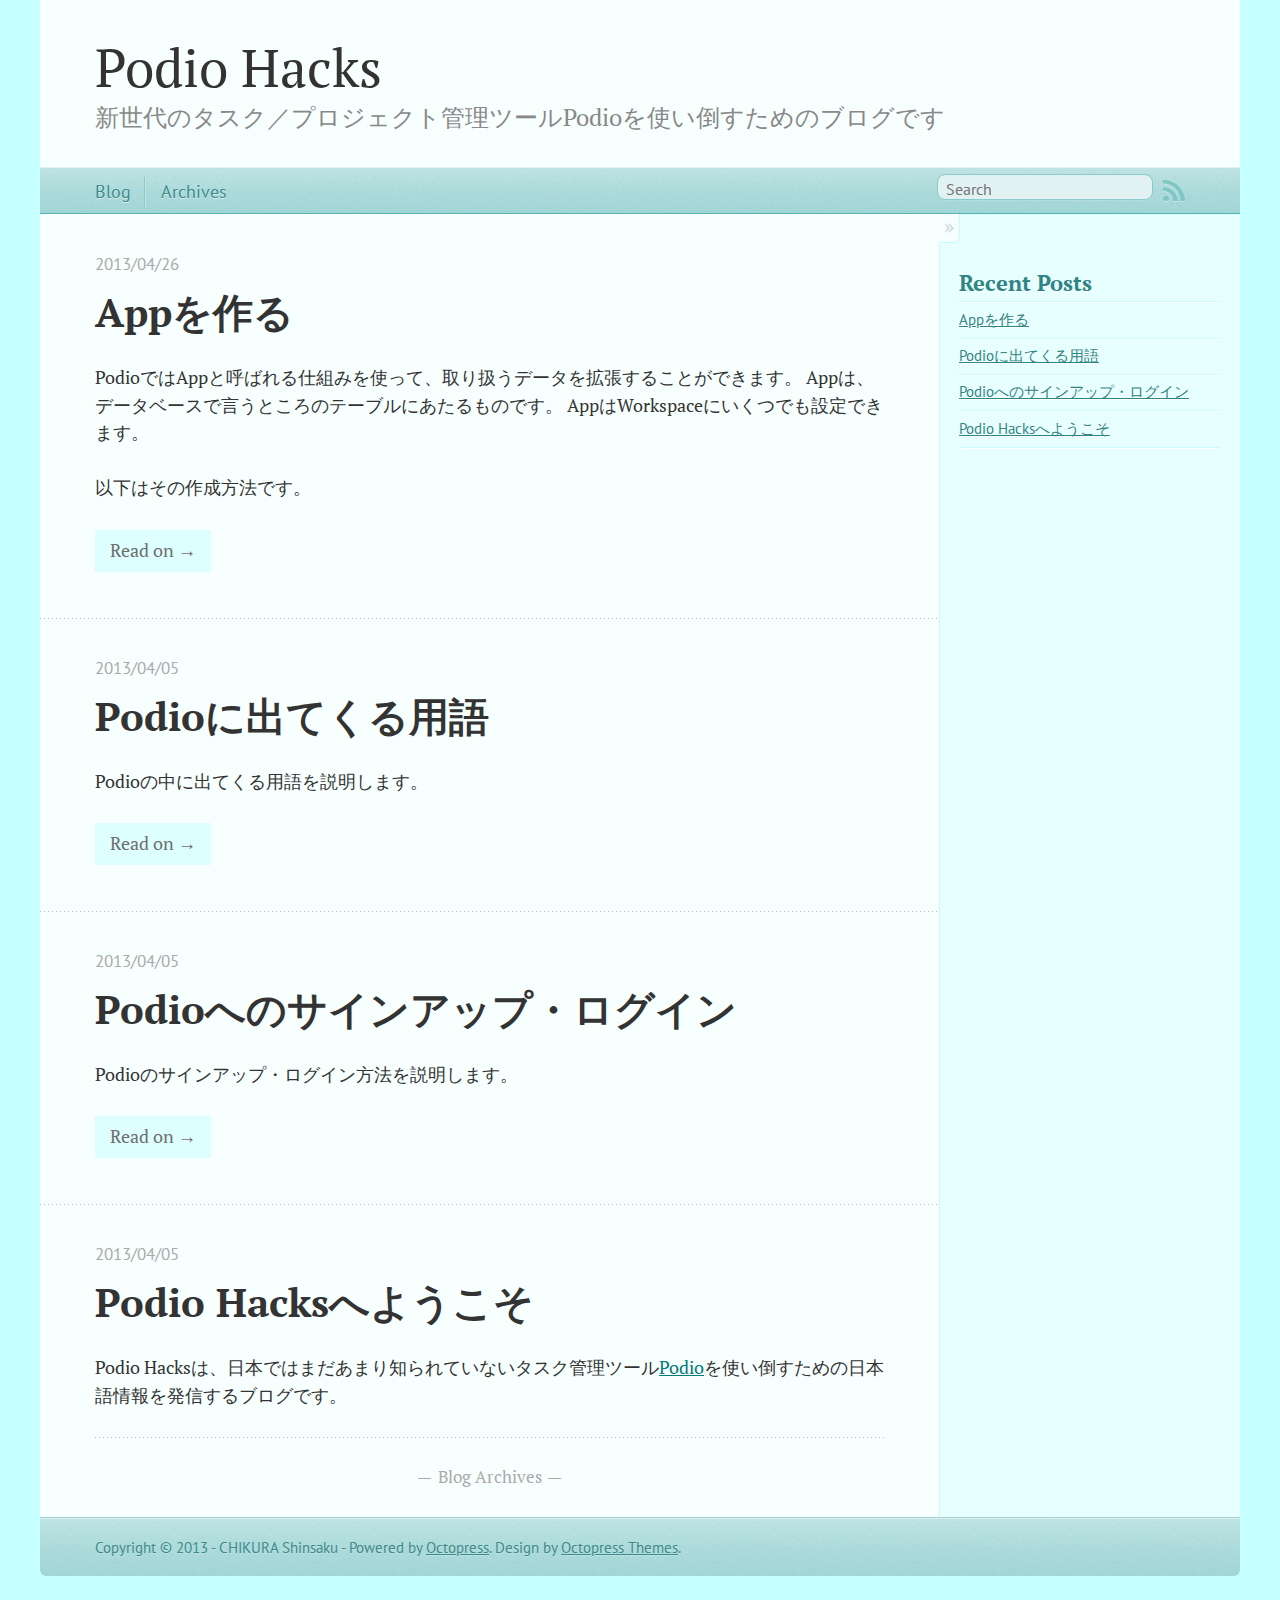
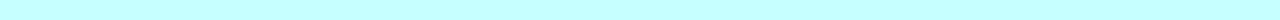
<file: index.html>
<!DOCTYPE html>
<!--[if IEMobile 7 ]><html class="no-js iem7"><![endif]-->
<!--[if lt IE 9]><html class="no-js lte-ie8"><![endif]-->
<!--[if (gt IE 8)|(gt IEMobile 7)|!(IEMobile)|!(IE)]><!--><html class="no-js" lang="en"><!--<![endif]-->
<head>
  <meta charset="utf-8">
  <title>Podio Hacks</title>
  <meta name="author" content="CHIKURA Shinsaku">

  
  <meta name="description" content="PodioではAppと呼ばれる仕組みを使って、取り扱うデータを拡張することができます。
Appは、データベースで言うところのテーブルにあたるものです。
AppはWorkspaceにいくつでも設定できます。 以下はその作成方法です。 ">
  

  <!-- http://t.co/dKP3o1e -->
  <meta name="HandheldFriendly" content="True">
  <meta name="MobileOptimized" content="320">
  <meta name="viewport" content="width=device-width, initial-scale=1">

  
  <link rel="canonical" href="http://PodioHacks.github.com/">
  <link href="/favicon.png" rel="icon">
  <link href="/stylesheets/screen.css" media="screen, projection" rel="stylesheet" type="text/css">
  <script src="/javascripts/modernizr-2.0.js"></script>
  <script src="/javascripts/ender.js"></script>
  <script src="/javascripts/octopress.js" type="text/javascript"></script>
  <link href="/atom.xml" rel="alternate" title="Podio Hacks" type="application/atom+xml">
  <!--Fonts from Google"s Web font directory at http://google.com/webfonts -->
<link href="http://fonts.googleapis.com/css?family=PT+Serif:regular,italic,bold,bolditalic" rel="stylesheet" type="text/css">
<link href="http://fonts.googleapis.com/css?family=PT+Sans:regular,italic,bold,bolditalic" rel="stylesheet" type="text/css">

  
  <script type="text/javascript">
    var _gaq = _gaq || [];
    _gaq.push(['_setAccount', 'UA-39924714-1']);
    _gaq.push(['_trackPageview']);

    (function() {
      var ga = document.createElement('script'); ga.type = 'text/javascript'; ga.async = true;
      ga.src = ('https:' == document.location.protocol ? 'https://ssl' : 'http://www') + '.google-analytics.com/ga.js';
      var s = document.getElementsByTagName('script')[0]; s.parentNode.insertBefore(ga, s);
    })();
  </script>


</head>

<body   >
  <header role="banner"><hgroup>
  <h1><a href="/">Podio Hacks</a></h1>
  
    <h2>新世代のタスク／プロジェクト管理ツールPodioを使い倒すためのブログです</h2>
  
</hgroup>

</header>
  <nav role="navigation"><ul class="subscription" data-subscription="rss">
  <li><a href="/atom.xml" rel="subscribe-rss" title="subscribe via RSS">RSS</a></li>
  
</ul>
  
<form action="http://google.com/search" method="get">
  <fieldset role="search">
    <input type="hidden" name="q" value="site:PodioHacks.github.com" />
    <input class="search" type="text" name="q" results="0" placeholder="Search"/>
  </fieldset>
</form>
  
<ul class="main-navigation">
  <li><a href="/">Blog</a></li>
  <li><a href="/archives">Archives</a></li>
</ul>

</nav>
  <div id="main">
    <div id="content">
      <div class="blog-index">
  
  
  
    <article>
      
  <header>
    
      <h1 class="entry-title"><a href="/2013/04/howto-make-app/">Appを作る</a></h1>
    
    
      <p class="meta">
        








  


<time datetime="2013-04-26T08:00:00+09:00" pubdate data-updated="true">2013/04/26</time>
        
      </p>
    
  </header>


  <div class="entry-content"><p>PodioではAppと呼ばれる仕組みを使って、取り扱うデータを拡張することができます。
Appは、データベースで言うところのテーブルにあたるものです。
AppはWorkspaceにいくつでも設定できます。</p>

<p>以下はその作成方法です。</p>

</div>
  
  
    <footer>
      <a rel="full-article" href="/2013/04/howto-make-app/">Read on &rarr;</a>
    </footer>
  


    </article>
  
  
    <article>
      
  <header>
    
      <h1 class="entry-title"><a href="/2013/04/glossary/">Podioに出てくる用語</a></h1>
    
    
      <p class="meta">
        








  


<time datetime="2013-04-05T21:29:00+09:00" pubdate data-updated="true">2013/04/05</time>
        
      </p>
    
  </header>


  <div class="entry-content"><p>Podioの中に出てくる用語を説明します。</p>

</div>
  
  
    <footer>
      <a rel="full-article" href="/2013/04/glossary/">Read on &rarr;</a>
    </footer>
  


    </article>
  
  
    <article>
      
  <header>
    
      <h1 class="entry-title"><a href="/2013/04/getting-started/">Podioへのサインアップ・ログイン</a></h1>
    
    
      <p class="meta">
        








  


<time datetime="2013-04-05T19:28:00+09:00" pubdate data-updated="true">2013/04/05</time>
        
      </p>
    
  </header>


  <div class="entry-content"><p>Podioのサインアップ・ログイン方法を説明します。</p>

</div>
  
  
    <footer>
      <a rel="full-article" href="/2013/04/getting-started/">Read on &rarr;</a>
    </footer>
  


    </article>
  
  
    <article>
      
  <header>
    
      <h1 class="entry-title"><a href="/2013/04/hello-podiohacks/">Podio Hacksへようこそ</a></h1>
    
    
      <p class="meta">
        








  


<time datetime="2013-04-05T00:46:00+09:00" pubdate data-updated="true">2013/04/05</time>
        
      </p>
    
  </header>


  <div class="entry-content"><p>Podio Hacksは、日本ではまだあまり知られていないタスク管理ツール<a href="http://podio.com">Podio</a>を使い倒すための日本語情報を発信するブログです。</p>
</div>
  
  


    </article>
  
  <div class="pagination">
    
    <a href="/archives">Blog Archives</a>
    
  </div>
</div>
<aside class="sidebar">
  
    <section>
  <h1>Recent Posts</h1>
  <ul id="recent_posts">
    
      <li class="post">
        <a href="/2013/04/howto-make-app/">Appを作る</a>
      </li>
    
      <li class="post">
        <a href="/2013/04/glossary/">Podioに出てくる用語</a>
      </li>
    
      <li class="post">
        <a href="/2013/04/getting-started/">Podioへのサインアップ・ログイン</a>
      </li>
    
      <li class="post">
        <a href="/2013/04/hello-podiohacks/">Podio Hacksへようこそ</a>
      </li>
    
  </ul>
</section>


  
</aside>

    </div>
  </div>
  <footer role="contentinfo"><p>
  Copyright &copy; 2013 - CHIKURA Shinsaku -
  <span class="credit">Powered by <a href="http://octopress.org">Octopress</a>. Design by <a href="http://octopressthemes.com">Octopress Themes</a>.</span>
</p>

</footer>
  



<div id="fb-root"></div>
<script>(function(d, s, id) {
  var js, fjs = d.getElementsByTagName(s)[0];
  if (d.getElementById(id)) {return;}
  js = d.createElement(s); js.id = id;
  js.src = "//connect.facebook.net/ja_JP/all.js#appId=505561592838247&xfbml=1";
  fjs.parentNode.insertBefore(js, fjs);
}(document, 'script', 'facebook-jssdk'));</script>





  <script type="text/javascript">
    (function(){
      var twitterWidgets = document.createElement('script');
      twitterWidgets.type = 'text/javascript';
      twitterWidgets.async = true;
      twitterWidgets.src = 'http://platform.twitter.com/widgets.js';
      document.getElementsByTagName('head')[0].appendChild(twitterWidgets);
    })();
  </script>





</body>
</html>
</file>
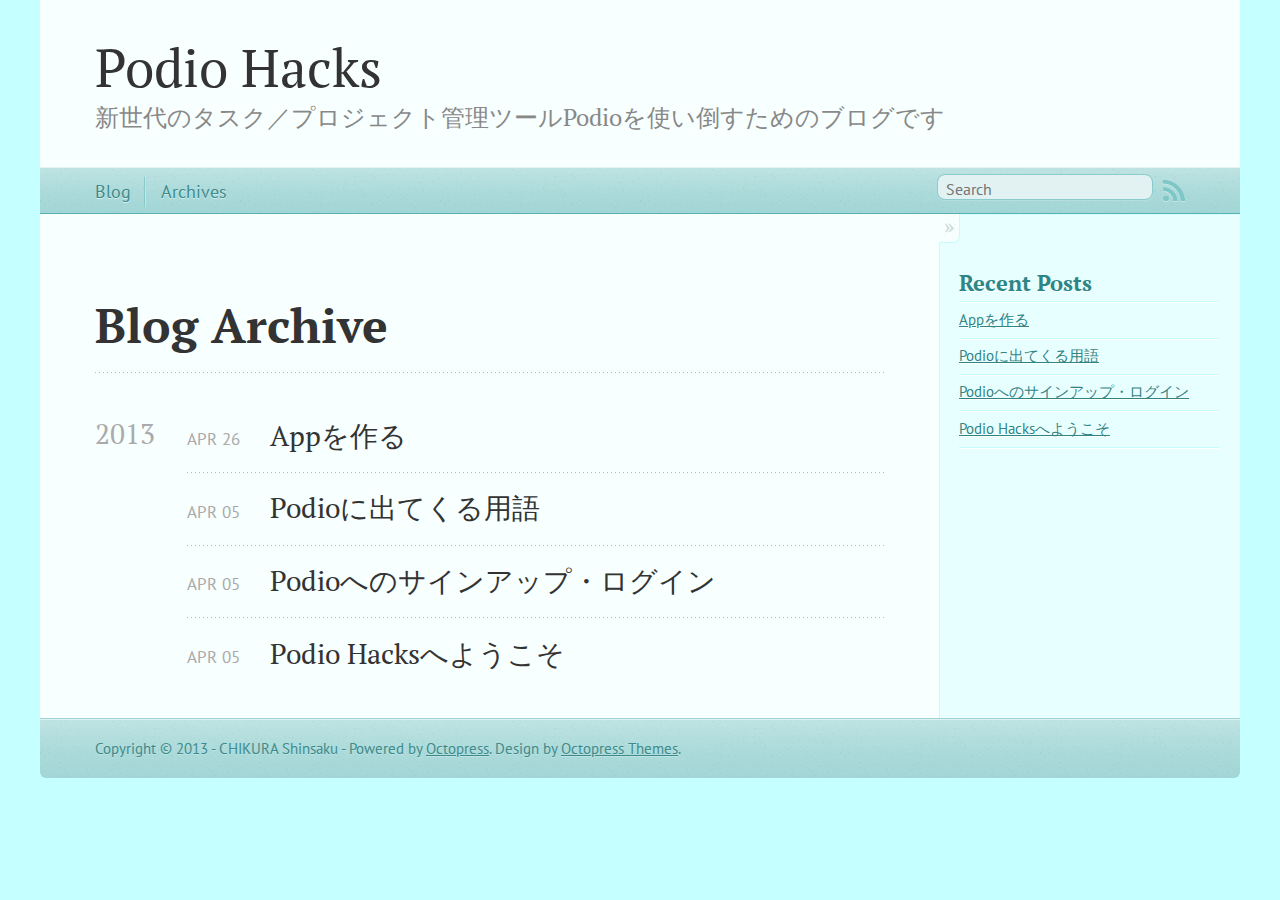
<file: archives/index.html>
<!DOCTYPE html>
<!--[if IEMobile 7 ]><html class="no-js iem7"><![endif]-->
<!--[if lt IE 9]><html class="no-js lte-ie8"><![endif]-->
<!--[if (gt IE 8)|(gt IEMobile 7)|!(IEMobile)|!(IE)]><!--><html class="no-js" lang="en"><!--<![endif]-->
<head>
  <meta charset="utf-8">
  <title>Blog Archive - Podio Hacks</title>
  <meta name="author" content="CHIKURA Shinsaku">

  
  <meta name="description" content="Blog Archive 2013 Appを作る
Apr 26 2013 Podioに出てくる用語
Apr 05 2013 Podioへのサインアップ・ログイン
Apr 05 2013 Podio Hacksへようこそ
Apr 05 2013 Recent Posts Appを作る &hellip;">
  

  <!-- http://t.co/dKP3o1e -->
  <meta name="HandheldFriendly" content="True">
  <meta name="MobileOptimized" content="320">
  <meta name="viewport" content="width=device-width, initial-scale=1">

  
  <link rel="canonical" href="http://PodioHacks.github.com/archives/">
  <link href="/favicon.png" rel="icon">
  <link href="/stylesheets/screen.css" media="screen, projection" rel="stylesheet" type="text/css">
  <script src="/javascripts/modernizr-2.0.js"></script>
  <script src="/javascripts/ender.js"></script>
  <script src="/javascripts/octopress.js" type="text/javascript"></script>
  <link href="/atom.xml" rel="alternate" title="Podio Hacks" type="application/atom+xml">
  <!--Fonts from Google"s Web font directory at http://google.com/webfonts -->
<link href="http://fonts.googleapis.com/css?family=PT+Serif:regular,italic,bold,bolditalic" rel="stylesheet" type="text/css">
<link href="http://fonts.googleapis.com/css?family=PT+Sans:regular,italic,bold,bolditalic" rel="stylesheet" type="text/css">

  
  <script type="text/javascript">
    var _gaq = _gaq || [];
    _gaq.push(['_setAccount', 'UA-39924714-1']);
    _gaq.push(['_trackPageview']);

    (function() {
      var ga = document.createElement('script'); ga.type = 'text/javascript'; ga.async = true;
      ga.src = ('https:' == document.location.protocol ? 'https://ssl' : 'http://www') + '.google-analytics.com/ga.js';
      var s = document.getElementsByTagName('script')[0]; s.parentNode.insertBefore(ga, s);
    })();
  </script>


</head>

<body   >
  <header role="banner"><hgroup>
  <h1><a href="/">Podio Hacks</a></h1>
  
    <h2>新世代のタスク／プロジェクト管理ツールPodioを使い倒すためのブログです</h2>
  
</hgroup>

</header>
  <nav role="navigation"><ul class="subscription" data-subscription="rss">
  <li><a href="/atom.xml" rel="subscribe-rss" title="subscribe via RSS">RSS</a></li>
  
</ul>
  
<form action="http://google.com/search" method="get">
  <fieldset role="search">
    <input type="hidden" name="q" value="site:PodioHacks.github.com" />
    <input class="search" type="text" name="q" results="0" placeholder="Search"/>
  </fieldset>
</form>
  
<ul class="main-navigation">
  <li><a href="/">Blog</a></li>
  <li><a href="/archives">Archives</a></li>
</ul>

</nav>
  <div id="main">
    <div id="content">
      <div>
<article role="article">
  
  <header>
    <h1 class="entry-title">Blog Archive</h1>
    
  </header>
  
  <div id="blog-archives">



  
  <h2>2013</h2>

<article>
  
<h1><a href="/2013/04/howto-make-app/">Appを作る</a></h1>
<time datetime="2013-04-26T08:00:00+09:00" pubdate><span class='month'>Apr</span> <span class='day'>26</span> <span class='year'>2013</span></time>


</article>



<article>
  
<h1><a href="/2013/04/glossary/">Podioに出てくる用語</a></h1>
<time datetime="2013-04-05T21:29:00+09:00" pubdate><span class='month'>Apr</span> <span class='day'>05</span> <span class='year'>2013</span></time>


</article>



<article>
  
<h1><a href="/2013/04/getting-started/">Podioへのサインアップ・ログイン</a></h1>
<time datetime="2013-04-05T19:28:00+09:00" pubdate><span class='month'>Apr</span> <span class='day'>05</span> <span class='year'>2013</span></time>


</article>



<article>
  
<h1><a href="/2013/04/hello-podiohacks/">Podio Hacksへようこそ</a></h1>
<time datetime="2013-04-05T00:46:00+09:00" pubdate><span class='month'>Apr</span> <span class='day'>05</span> <span class='year'>2013</span></time>


</article>

</div>

  
</article>

</div>

<aside class="sidebar">
  
    <section>
  <h1>Recent Posts</h1>
  <ul id="recent_posts">
    
      <li class="post">
        <a href="/2013/04/howto-make-app/">Appを作る</a>
      </li>
    
      <li class="post">
        <a href="/2013/04/glossary/">Podioに出てくる用語</a>
      </li>
    
      <li class="post">
        <a href="/2013/04/getting-started/">Podioへのサインアップ・ログイン</a>
      </li>
    
      <li class="post">
        <a href="/2013/04/hello-podiohacks/">Podio Hacksへようこそ</a>
      </li>
    
  </ul>
</section>


  
</aside>


    </div>
  </div>
  <footer role="contentinfo"><p>
  Copyright &copy; 2013 - CHIKURA Shinsaku -
  <span class="credit">Powered by <a href="http://octopress.org">Octopress</a>. Design by <a href="http://octopressthemes.com">Octopress Themes</a>.</span>
</p>

</footer>
  



<div id="fb-root"></div>
<script>(function(d, s, id) {
  var js, fjs = d.getElementsByTagName(s)[0];
  if (d.getElementById(id)) {return;}
  js = d.createElement(s); js.id = id;
  js.src = "//connect.facebook.net/ja_JP/all.js#appId=505561592838247&xfbml=1";
  fjs.parentNode.insertBefore(js, fjs);
}(document, 'script', 'facebook-jssdk'));</script>





  <script type="text/javascript">
    (function(){
      var twitterWidgets = document.createElement('script');
      twitterWidgets.type = 'text/javascript';
      twitterWidgets.async = true;
      twitterWidgets.src = 'http://platform.twitter.com/widgets.js';
      document.getElementsByTagName('head')[0].appendChild(twitterWidgets);
    })();
  </script>





</body>
</html>
</file>
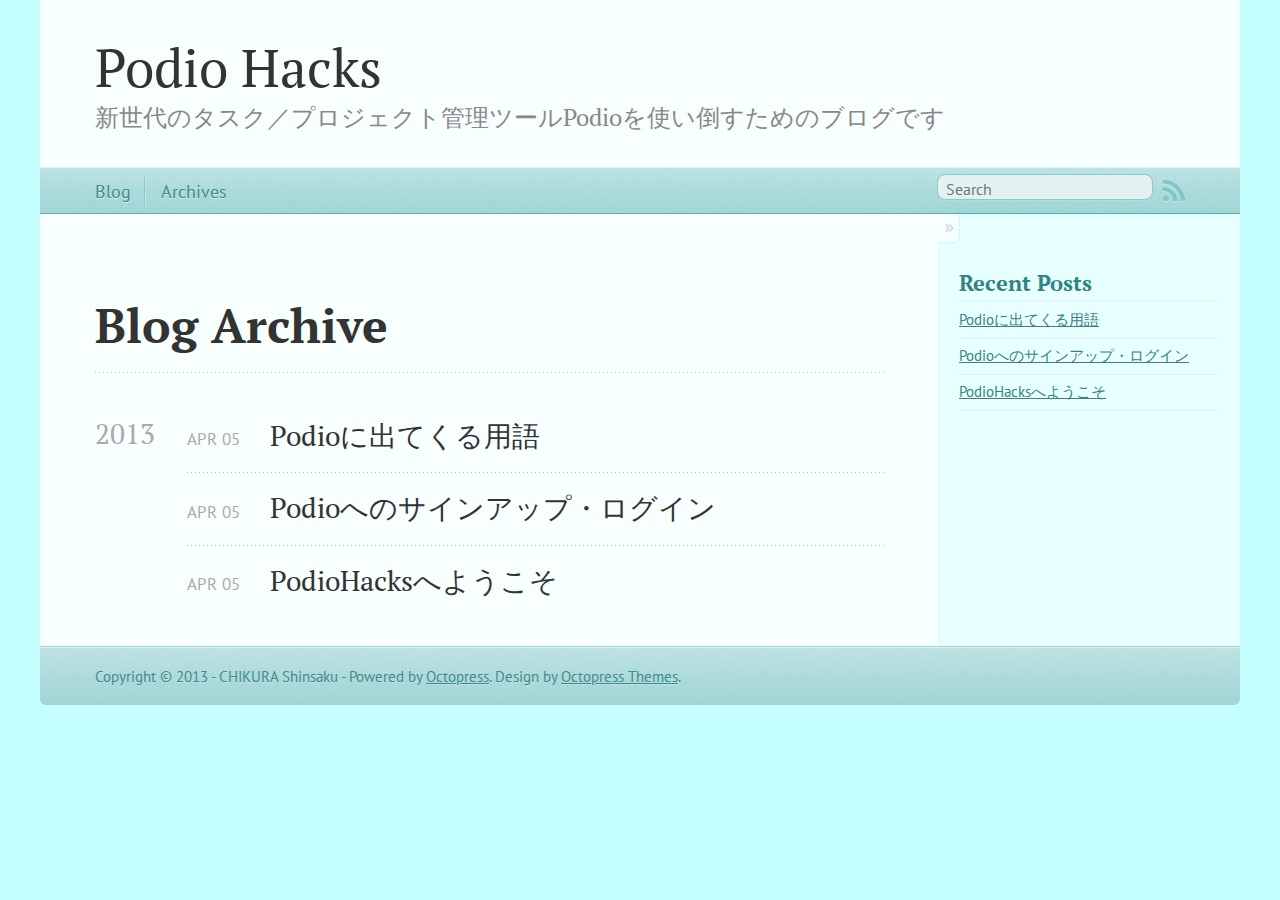
<file: blog/archives/index.html>
<!DOCTYPE html>
<!--[if IEMobile 7 ]><html class="no-js iem7"><![endif]-->
<!--[if lt IE 9]><html class="no-js lte-ie8"><![endif]-->
<!--[if (gt IE 8)|(gt IEMobile 7)|!(IEMobile)|!(IE)]><!--><html class="no-js" lang="en"><!--<![endif]-->
<head>
  <meta charset="utf-8">
  <title>Blog Archive - Podio Hacks</title>
  <meta name="author" content="CHIKURA Shinsaku">

  
  <meta name="description" content="Blog Archive 2013 Podioに出てくる用語
Apr 05 2013 Podioへのサインアップ・ログイン
Apr 05 2013 PodioHacksへようこそ
Apr 05 2013 Recent Posts Podioに出てくる用語 Podioへのサインアップ・ログイン &hellip;">
  

  <!-- http://t.co/dKP3o1e -->
  <meta name="HandheldFriendly" content="True">
  <meta name="MobileOptimized" content="320">
  <meta name="viewport" content="width=device-width, initial-scale=1">

  
  <link rel="canonical" href="http://PodioHacks.github.com/blog/archives/">
  <link href="/favicon.png" rel="icon">
  <link href="/stylesheets/screen.css" media="screen, projection" rel="stylesheet" type="text/css">
  <script src="/javascripts/modernizr-2.0.js"></script>
  <script src="/javascripts/ender.js"></script>
  <script src="/javascripts/octopress.js" type="text/javascript"></script>
  <link href="/atom.xml" rel="alternate" title="Podio Hacks" type="application/atom+xml">
  <!--Fonts from Google"s Web font directory at http://google.com/webfonts -->
<link href="http://fonts.googleapis.com/css?family=PT+Serif:regular,italic,bold,bolditalic" rel="stylesheet" type="text/css">
<link href="http://fonts.googleapis.com/css?family=PT+Sans:regular,italic,bold,bolditalic" rel="stylesheet" type="text/css">

  
  <script type="text/javascript">
    var _gaq = _gaq || [];
    _gaq.push(['_setAccount', 'UA-39924714-1']);
    _gaq.push(['_trackPageview']);

    (function() {
      var ga = document.createElement('script'); ga.type = 'text/javascript'; ga.async = true;
      ga.src = ('https:' == document.location.protocol ? 'https://ssl' : 'http://www') + '.google-analytics.com/ga.js';
      var s = document.getElementsByTagName('script')[0]; s.parentNode.insertBefore(ga, s);
    })();
  </script>


</head>

<body   >
  <header role="banner"><hgroup>
  <h1><a href="/">Podio Hacks</a></h1>
  
    <h2>新世代のタスク／プロジェクト管理ツールPodioを使い倒すためのブログです</h2>
  
</hgroup>

</header>
  <nav role="navigation"><ul class="subscription" data-subscription="rss">
  <li><a href="/atom.xml" rel="subscribe-rss" title="subscribe via RSS">RSS</a></li>
  
</ul>
  
<form action="http://google.com/search" method="get">
  <fieldset role="search">
    <input type="hidden" name="q" value="site:PodioHacks.github.com" />
    <input class="search" type="text" name="q" results="0" placeholder="Search"/>
  </fieldset>
</form>
  
<ul class="main-navigation">
  <li><a href="/">Blog</a></li>
  <li><a href="/blog/archives">Archives</a></li>
</ul>

</nav>
  <div id="main">
    <div id="content">
      <div>
<article role="article">
  
  <header>
    <h1 class="entry-title">Blog Archive</h1>
    
  </header>
  
  <div id="blog-archives">



  
  <h2>2013</h2>

<article>
  
<h1><a href="/blog/2013/04/glossary/">Podioに出てくる用語</a></h1>
<time datetime="2013-04-05T21:29:00+09:00" pubdate><span class='month'>Apr</span> <span class='day'>05</span> <span class='year'>2013</span></time>


</article>



<article>
  
<h1><a href="/blog/2013/04/getting-started/">Podioへのサインアップ・ログイン</a></h1>
<time datetime="2013-04-05T19:28:00+09:00" pubdate><span class='month'>Apr</span> <span class='day'>05</span> <span class='year'>2013</span></time>


</article>



<article>
  
<h1><a href="/blog/2013/04/hello-podiohacks/">PodioHacksへようこそ</a></h1>
<time datetime="2013-04-05T00:46:00+09:00" pubdate><span class='month'>Apr</span> <span class='day'>05</span> <span class='year'>2013</span></time>


</article>

</div>

  
</article>

</div>

<aside class="sidebar">
  
    <section>
  <h1>Recent Posts</h1>
  <ul id="recent_posts">
    
      <li class="post">
        <a href="/blog/2013/04/glossary/">Podioに出てくる用語</a>
      </li>
    
      <li class="post">
        <a href="/blog/2013/04/getting-started/">Podioへのサインアップ・ログイン</a>
      </li>
    
      <li class="post">
        <a href="/blog/2013/04/hello-podiohacks/">PodioHacksへようこそ</a>
      </li>
    
  </ul>
</section>


  
</aside>


    </div>
  </div>
  <footer role="contentinfo"><p>
  Copyright &copy; 2013 - CHIKURA Shinsaku -
  <span class="credit">Powered by <a href="http://octopress.org">Octopress</a>. Design by <a href="http://octopressthemes.com">Octopress Themes</a>.</span>
</p>

</footer>
  



<div id="fb-root"></div>
<script>(function(d, s, id) {
  var js, fjs = d.getElementsByTagName(s)[0];
  if (d.getElementById(id)) {return;}
  js = d.createElement(s); js.id = id;
  js.src = "//connect.facebook.net/ja_JP/all.js#appId=505561592838247&xfbml=1";
  fjs.parentNode.insertBefore(js, fjs);
}(document, 'script', 'facebook-jssdk'));</script>





  <script type="text/javascript">
    (function(){
      var twitterWidgets = document.createElement('script');
      twitterWidgets.type = 'text/javascript';
      twitterWidgets.async = true;
      twitterWidgets.src = 'http://platform.twitter.com/widgets.js';
      document.getElementsByTagName('head')[0].appendChild(twitterWidgets);
    })();
  </script>





</body>
</html>
</file>
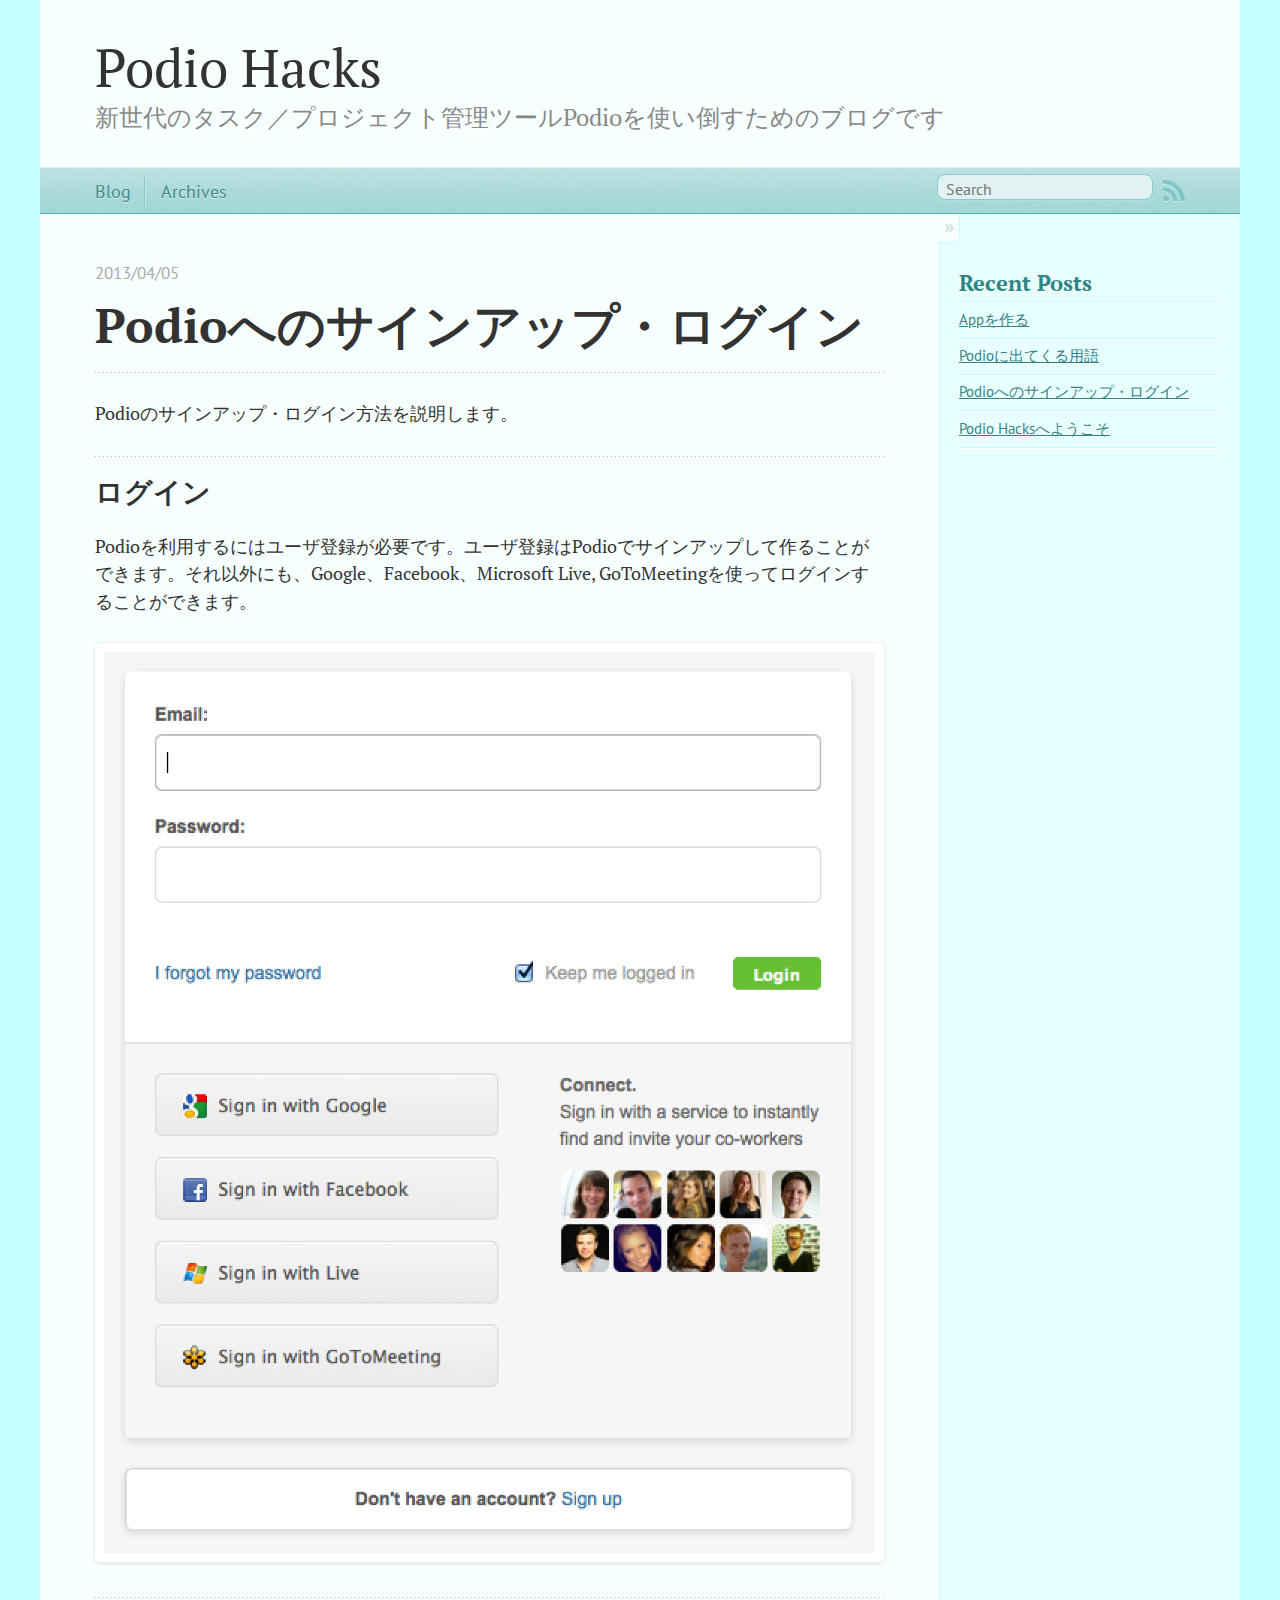
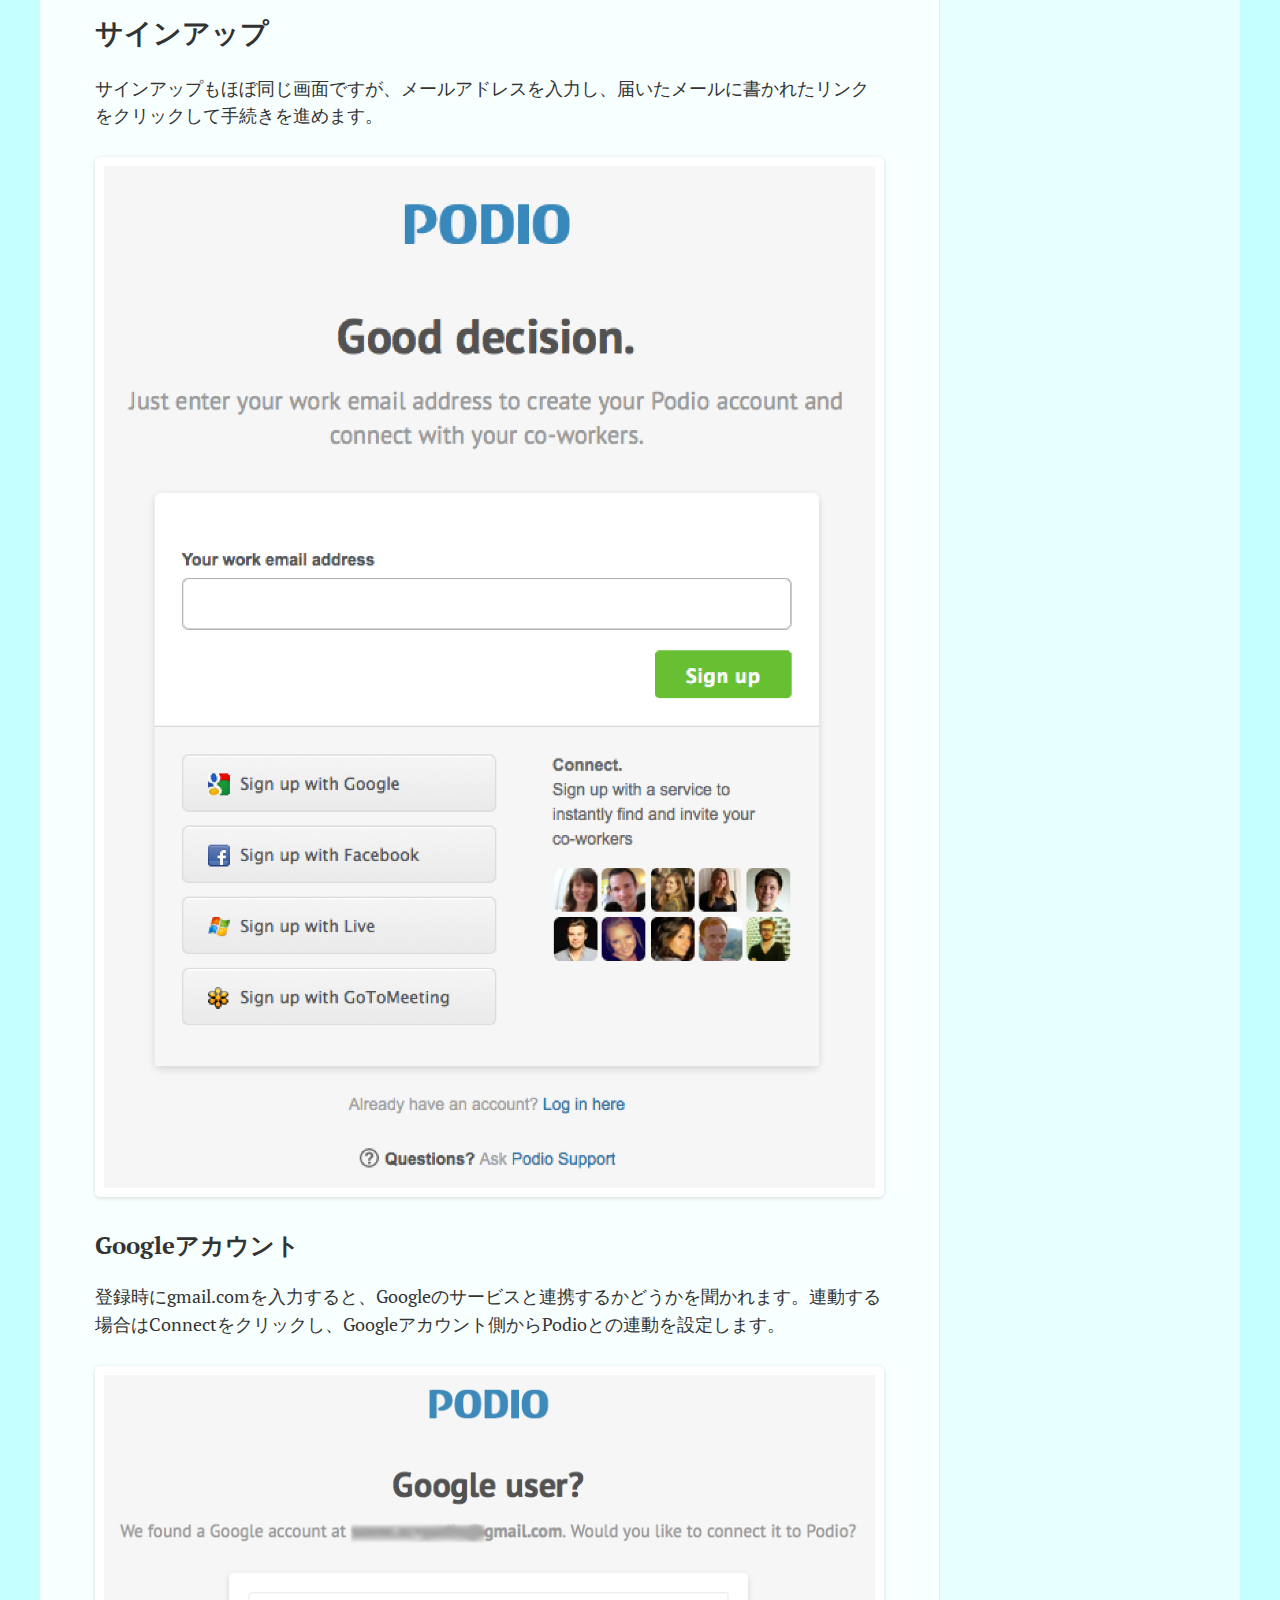
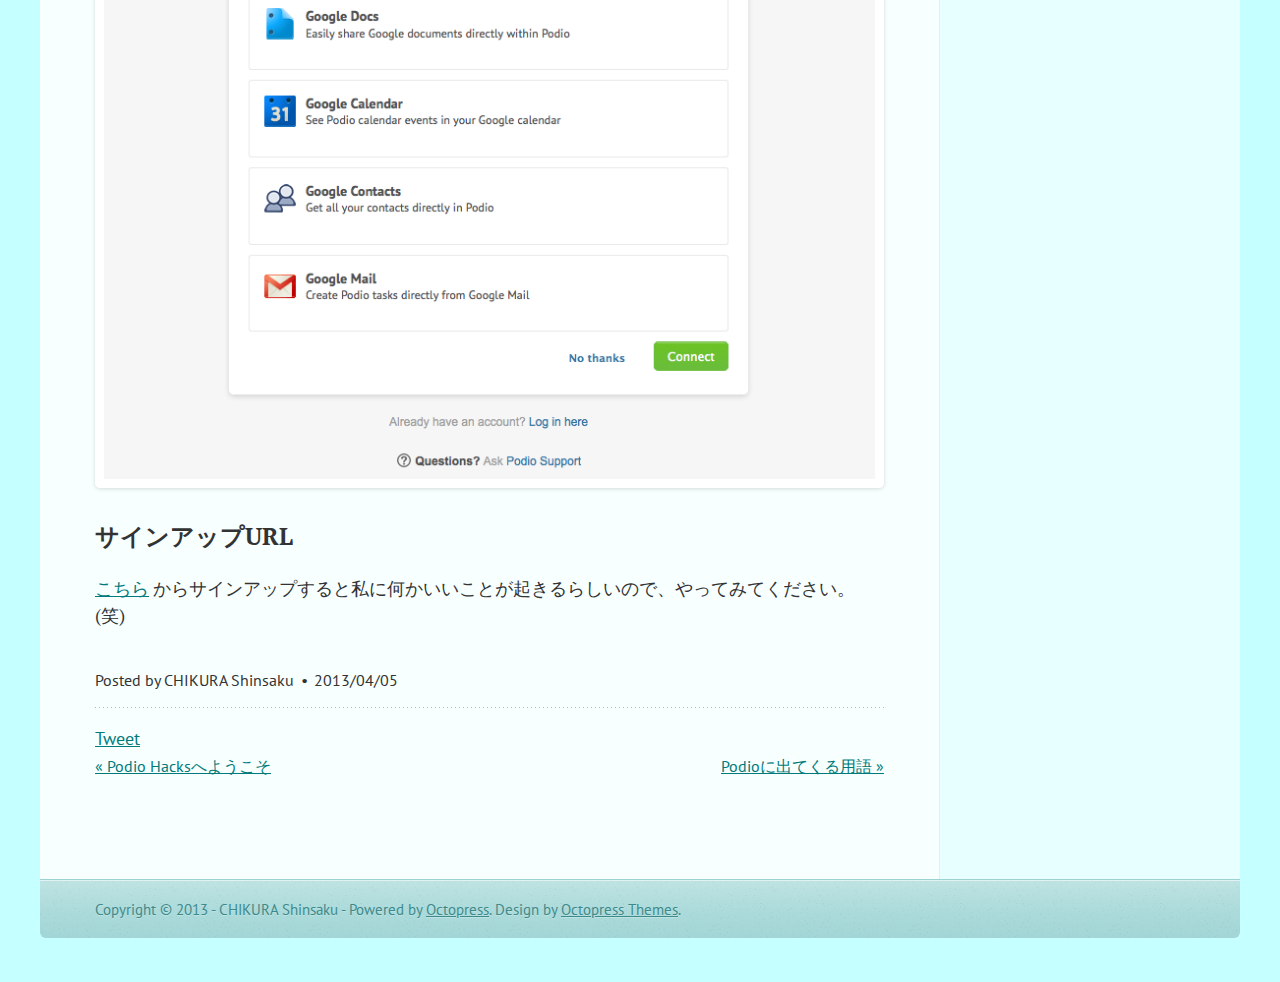
<file: 2013/04/getting-started/index.html>
<!DOCTYPE html>
<!--[if IEMobile 7 ]><html class="no-js iem7"><![endif]-->
<!--[if lt IE 9]><html class="no-js lte-ie8"><![endif]-->
<!--[if (gt IE 8)|(gt IEMobile 7)|!(IEMobile)|!(IE)]><!--><html class="no-js" lang="en"><!--<![endif]-->
<head>
  <meta charset="utf-8">
  <title>Podioへのサインアップ・ログイン - Podio Hacks</title>
  <meta name="author" content="CHIKURA Shinsaku">

  
  <meta name="description" content="Podioのサインアップ・ログイン方法を説明します。 ログイン Podioを利用するにはユーザ登録が必要です。ユーザ登録はPodioでサインアップして作ることができます。それ以外にも、Google、Facebook、Microsoft Live, &hellip;">
  

  <!-- http://t.co/dKP3o1e -->
  <meta name="HandheldFriendly" content="True">
  <meta name="MobileOptimized" content="320">
  <meta name="viewport" content="width=device-width, initial-scale=1">

  
  <link rel="canonical" href="http://PodioHacks.github.com/2013/04/getting-started/">
  <link href="/favicon.png" rel="icon">
  <link href="/stylesheets/screen.css" media="screen, projection" rel="stylesheet" type="text/css">
  <script src="/javascripts/modernizr-2.0.js"></script>
  <script src="/javascripts/ender.js"></script>
  <script src="/javascripts/octopress.js" type="text/javascript"></script>
  <link href="/atom.xml" rel="alternate" title="Podio Hacks" type="application/atom+xml">
  <!--Fonts from Google"s Web font directory at http://google.com/webfonts -->
<link href="http://fonts.googleapis.com/css?family=PT+Serif:regular,italic,bold,bolditalic" rel="stylesheet" type="text/css">
<link href="http://fonts.googleapis.com/css?family=PT+Sans:regular,italic,bold,bolditalic" rel="stylesheet" type="text/css">

  
  <script type="text/javascript">
    var _gaq = _gaq || [];
    _gaq.push(['_setAccount', 'UA-39924714-1']);
    _gaq.push(['_trackPageview']);

    (function() {
      var ga = document.createElement('script'); ga.type = 'text/javascript'; ga.async = true;
      ga.src = ('https:' == document.location.protocol ? 'https://ssl' : 'http://www') + '.google-analytics.com/ga.js';
      var s = document.getElementsByTagName('script')[0]; s.parentNode.insertBefore(ga, s);
    })();
  </script>


</head>

<body   >
  <header role="banner"><hgroup>
  <h1><a href="/">Podio Hacks</a></h1>
  
    <h2>新世代のタスク／プロジェクト管理ツールPodioを使い倒すためのブログです</h2>
  
</hgroup>

</header>
  <nav role="navigation"><ul class="subscription" data-subscription="rss">
  <li><a href="/atom.xml" rel="subscribe-rss" title="subscribe via RSS">RSS</a></li>
  
</ul>
  
<form action="http://google.com/search" method="get">
  <fieldset role="search">
    <input type="hidden" name="q" value="site:PodioHacks.github.com" />
    <input class="search" type="text" name="q" results="0" placeholder="Search"/>
  </fieldset>
</form>
  
<ul class="main-navigation">
  <li><a href="/">Blog</a></li>
  <li><a href="/archives">Archives</a></li>
</ul>

</nav>
  <div id="main">
    <div id="content">
      <div>
<article class="hentry" role="article">
  
  <header>
    
      <h1 class="entry-title">Podioへのサインアップ・ログイン</h1>
    
    
      <p class="meta">
        








  


<time datetime="2013-04-05T19:28:00+09:00" pubdate data-updated="true">2013/04/05</time>
        
      </p>
    
  </header>


<div class="entry-content"><p>Podioのサインアップ・ログイン方法を説明します。</p>

<!-- more -->


<h2>ログイン</h2>

<p>Podioを利用するにはユーザ登録が必要です。ユーザ登録はPodioでサインアップして作ることができます。それ以外にも、Google、Facebook、Microsoft Live, GoToMeetingを使ってログインすることができます。</p>

<p><img src="/images/podio-login.png" alt="Login" /></p>

<h2>サインアップ</h2>

<p>サインアップもほぼ同じ画面ですが、メールアドレスを入力し、届いたメールに書かれたリンクをクリックして手続きを進めます。</p>

<p><img src="/images/signup.png" alt="Signup" /></p>

<h3>Googleアカウント</h3>

<p>登録時にgmail.comを入力すると、Googleのサービスと連携するかどうかを聞かれます。連動する場合はConnectをクリックし、Googleアカウント側からPodioとの連動を設定します。</p>

<p><img src="/images/google-connect.png" alt="Googleサービスとの接続" /></p>

<h3>サインアップURL</h3>

<p><a href="http://bit.ly/podio-signup">こちら</a> からサインアップすると私に何かいいことが起きるらしいので、やってみてください。(笑)</p>
</div>


  <footer>
    <p class="meta">
      
  

<span class="byline author vcard">Posted by <span class="fn">CHIKURA Shinsaku</span></span>

      








  


<time datetime="2013-04-05T19:28:00+09:00" pubdate data-updated="true">2013/04/05</time>
      


    </p>
    
      <div class="sharing">
  
  <a href="http://twitter.com/share" class="twitter-share-button" data-url="http://PodioHacks.github.com/2013/04/getting-started/" data-via="PodioHacks" data-counturl="http://PodioHacks.github.com/2013/04/getting-started/" >Tweet</a>
  
  
  
    <div class="fb-like" data-send="true" data-width="450" data-show-faces="false"></div>
  
</div>

    
    <p class="meta">
      
        <a class="basic-alignment left" href="/2013/04/hello-podiohacks/" title="Previous Post: Podio Hacksへようこそ">&laquo; Podio Hacksへようこそ</a>
      
      
        <a class="basic-alignment right" href="/2013/04/glossary/" title="Next Post: Podioに出てくる用語">Podioに出てくる用語 &raquo;</a>
      
    </p>
  </footer>
</article>

</div>

<aside class="sidebar">
  
    <section>
  <h1>Recent Posts</h1>
  <ul id="recent_posts">
    
      <li class="post">
        <a href="/2013/04/howto-make-app/">Appを作る</a>
      </li>
    
      <li class="post">
        <a href="/2013/04/glossary/">Podioに出てくる用語</a>
      </li>
    
      <li class="post">
        <a href="/2013/04/getting-started/">Podioへのサインアップ・ログイン</a>
      </li>
    
      <li class="post">
        <a href="/2013/04/hello-podiohacks/">Podio Hacksへようこそ</a>
      </li>
    
  </ul>
</section>


  
</aside>


    </div>
  </div>
  <footer role="contentinfo"><p>
  Copyright &copy; 2013 - CHIKURA Shinsaku -
  <span class="credit">Powered by <a href="http://octopress.org">Octopress</a>. Design by <a href="http://octopressthemes.com">Octopress Themes</a>.</span>
</p>

</footer>
  



<div id="fb-root"></div>
<script>(function(d, s, id) {
  var js, fjs = d.getElementsByTagName(s)[0];
  if (d.getElementById(id)) {return;}
  js = d.createElement(s); js.id = id;
  js.src = "//connect.facebook.net/ja_JP/all.js#appId=505561592838247&xfbml=1";
  fjs.parentNode.insertBefore(js, fjs);
}(document, 'script', 'facebook-jssdk'));</script>





  <script type="text/javascript">
    (function(){
      var twitterWidgets = document.createElement('script');
      twitterWidgets.type = 'text/javascript';
      twitterWidgets.async = true;
      twitterWidgets.src = 'http://platform.twitter.com/widgets.js';
      document.getElementsByTagName('head')[0].appendChild(twitterWidgets);
    })();
  </script>





</body>
</html>
</file>
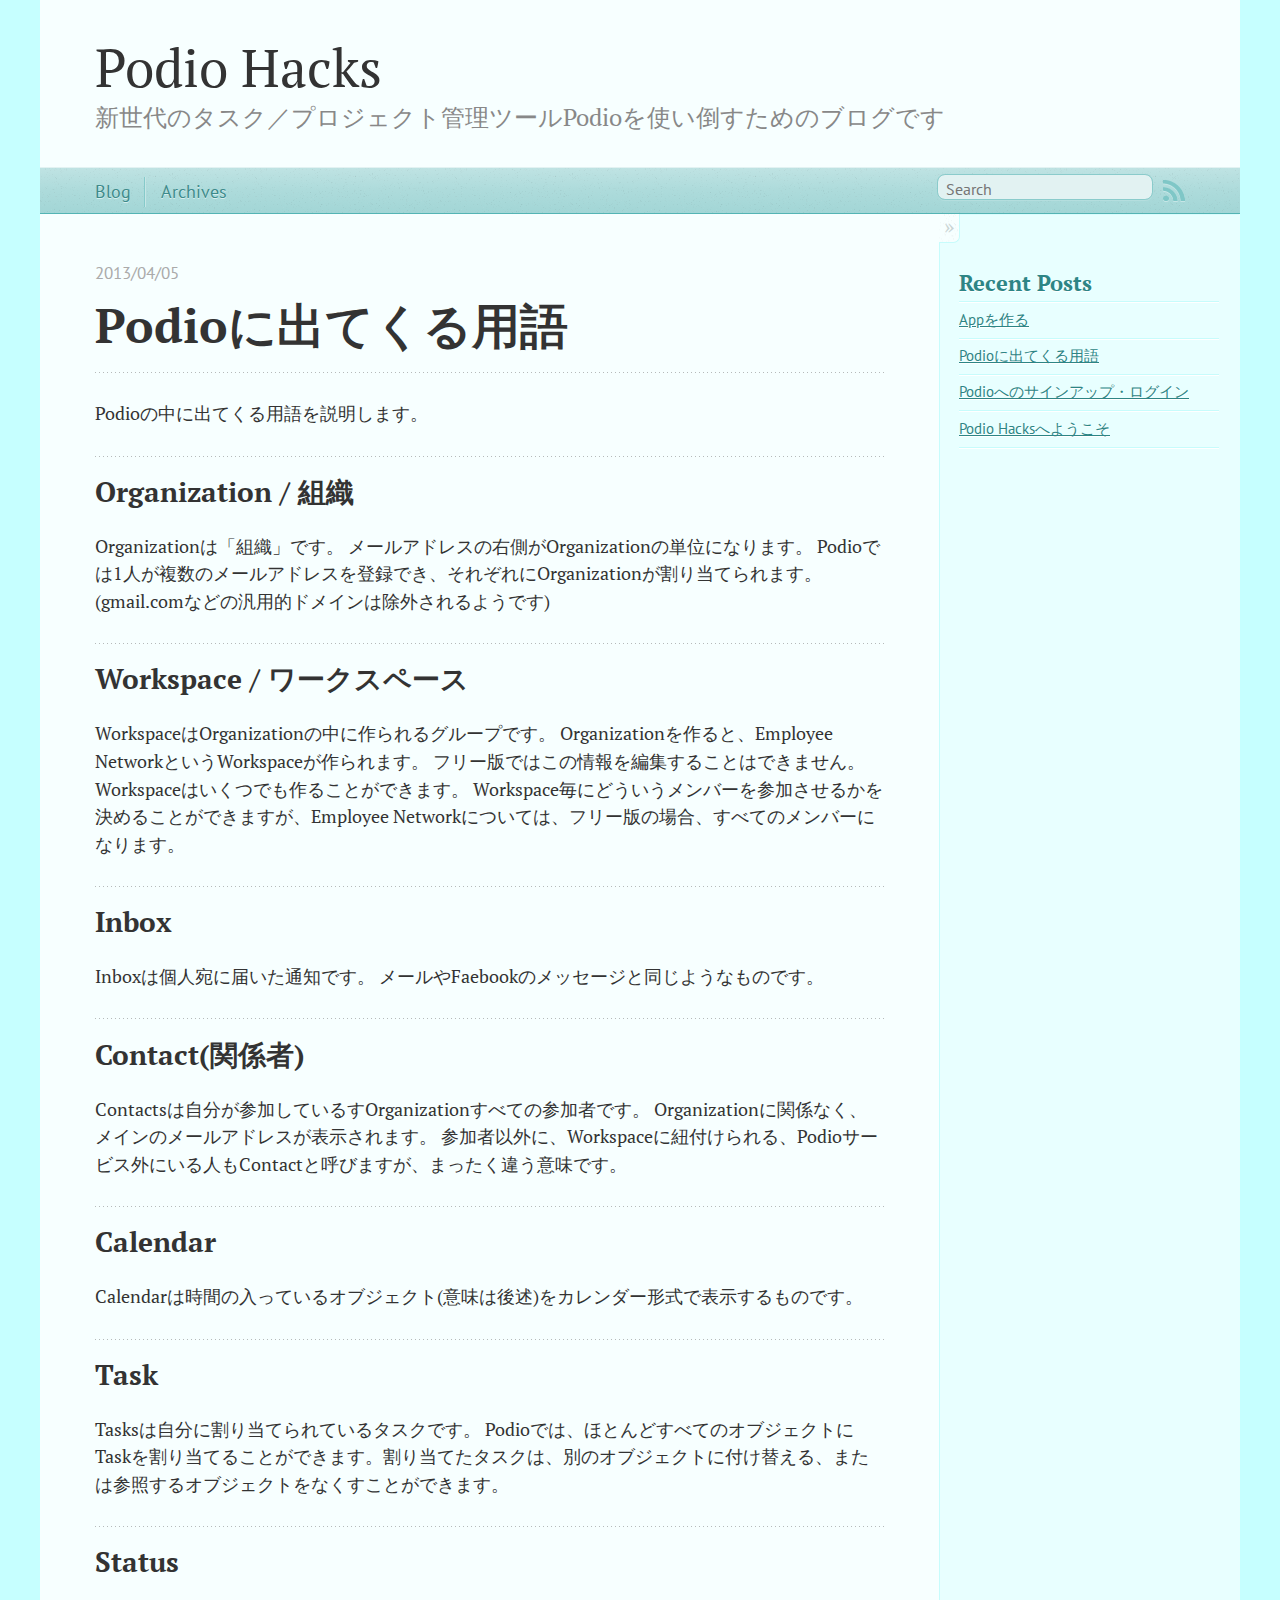
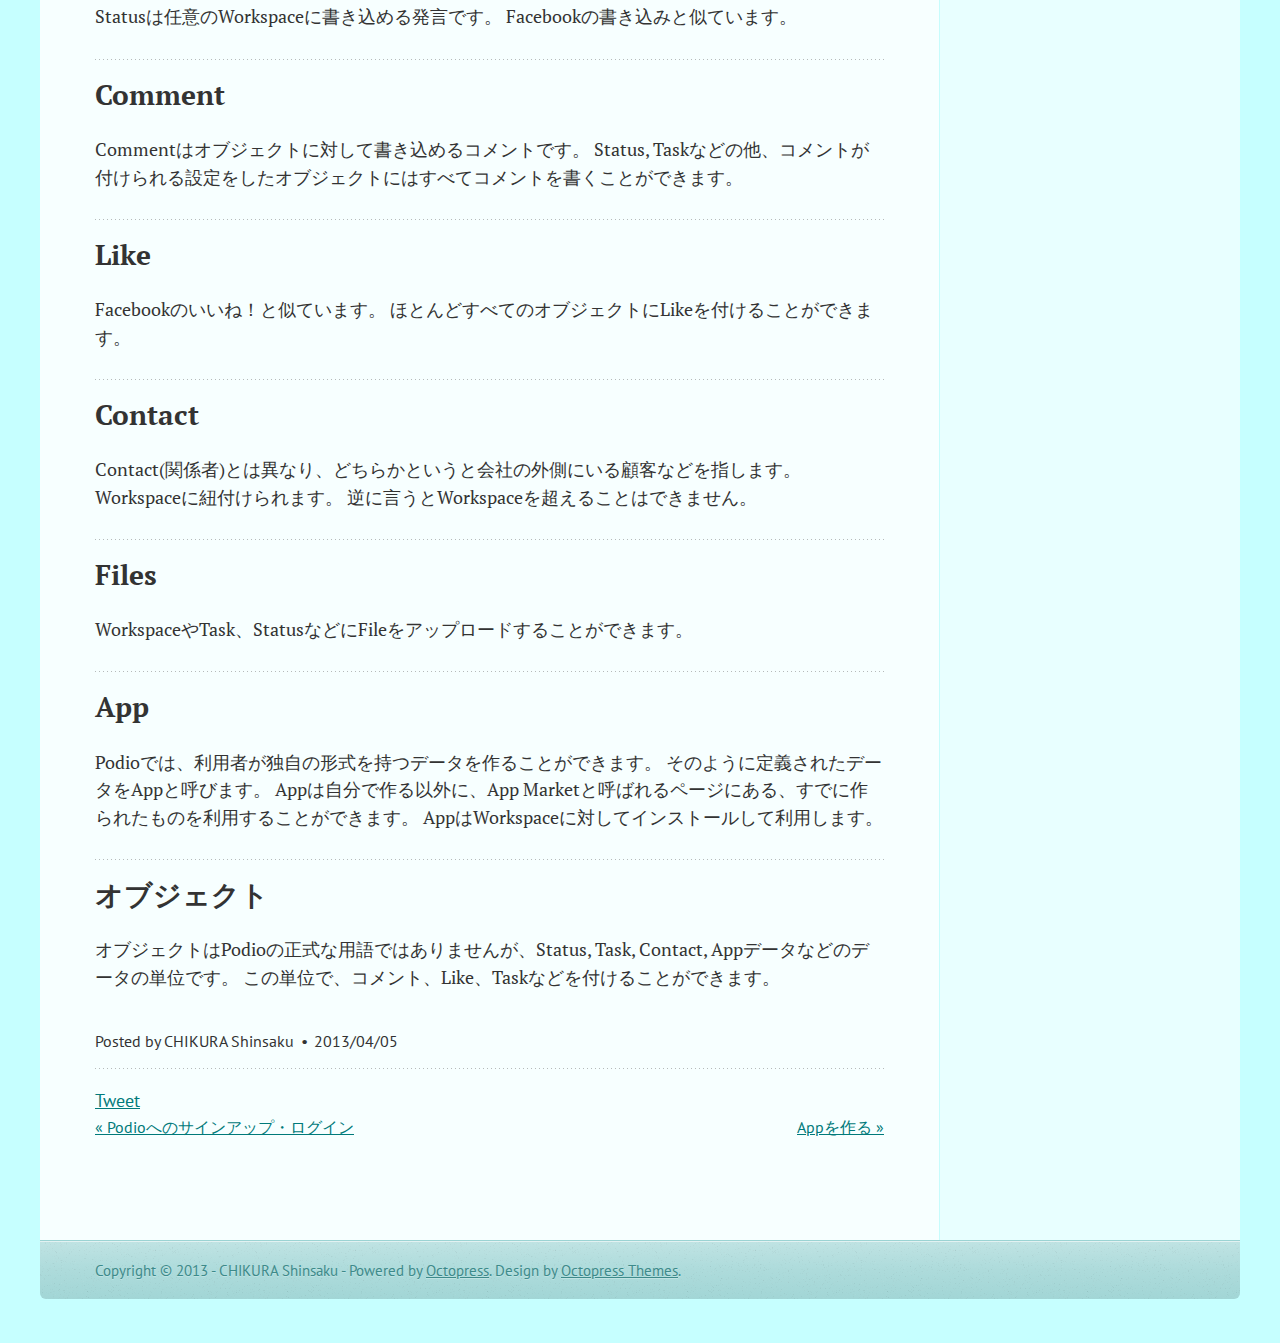
<file: 2013/04/glossary/index.html>
<!DOCTYPE html>
<!--[if IEMobile 7 ]><html class="no-js iem7"><![endif]-->
<!--[if lt IE 9]><html class="no-js lte-ie8"><![endif]-->
<!--[if (gt IE 8)|(gt IEMobile 7)|!(IEMobile)|!(IE)]><!--><html class="no-js" lang="en"><!--<![endif]-->
<head>
  <meta charset="utf-8">
  <title>Podioに出てくる用語 - Podio Hacks</title>
  <meta name="author" content="CHIKURA Shinsaku">

  
  <meta name="description" content="Podioの中に出てくる用語を説明します。 Organization / 組織 Organizationは「組織」です。
メールアドレスの右側がOrganizationの単位になります。
Podioでは1人が複数のメールアドレスを登録でき、それぞれにOrganizationが割り当てられます。
( &hellip;">
  

  <!-- http://t.co/dKP3o1e -->
  <meta name="HandheldFriendly" content="True">
  <meta name="MobileOptimized" content="320">
  <meta name="viewport" content="width=device-width, initial-scale=1">

  
  <link rel="canonical" href="http://PodioHacks.github.com/2013/04/glossary/">
  <link href="/favicon.png" rel="icon">
  <link href="/stylesheets/screen.css" media="screen, projection" rel="stylesheet" type="text/css">
  <script src="/javascripts/modernizr-2.0.js"></script>
  <script src="/javascripts/ender.js"></script>
  <script src="/javascripts/octopress.js" type="text/javascript"></script>
  <link href="/atom.xml" rel="alternate" title="Podio Hacks" type="application/atom+xml">
  <!--Fonts from Google"s Web font directory at http://google.com/webfonts -->
<link href="http://fonts.googleapis.com/css?family=PT+Serif:regular,italic,bold,bolditalic" rel="stylesheet" type="text/css">
<link href="http://fonts.googleapis.com/css?family=PT+Sans:regular,italic,bold,bolditalic" rel="stylesheet" type="text/css">

  
  <script type="text/javascript">
    var _gaq = _gaq || [];
    _gaq.push(['_setAccount', 'UA-39924714-1']);
    _gaq.push(['_trackPageview']);

    (function() {
      var ga = document.createElement('script'); ga.type = 'text/javascript'; ga.async = true;
      ga.src = ('https:' == document.location.protocol ? 'https://ssl' : 'http://www') + '.google-analytics.com/ga.js';
      var s = document.getElementsByTagName('script')[0]; s.parentNode.insertBefore(ga, s);
    })();
  </script>


</head>

<body   >
  <header role="banner"><hgroup>
  <h1><a href="/">Podio Hacks</a></h1>
  
    <h2>新世代のタスク／プロジェクト管理ツールPodioを使い倒すためのブログです</h2>
  
</hgroup>

</header>
  <nav role="navigation"><ul class="subscription" data-subscription="rss">
  <li><a href="/atom.xml" rel="subscribe-rss" title="subscribe via RSS">RSS</a></li>
  
</ul>
  
<form action="http://google.com/search" method="get">
  <fieldset role="search">
    <input type="hidden" name="q" value="site:PodioHacks.github.com" />
    <input class="search" type="text" name="q" results="0" placeholder="Search"/>
  </fieldset>
</form>
  
<ul class="main-navigation">
  <li><a href="/">Blog</a></li>
  <li><a href="/archives">Archives</a></li>
</ul>

</nav>
  <div id="main">
    <div id="content">
      <div>
<article class="hentry" role="article">
  
  <header>
    
      <h1 class="entry-title">Podioに出てくる用語</h1>
    
    
      <p class="meta">
        








  


<time datetime="2013-04-05T21:29:00+09:00" pubdate data-updated="true">2013/04/05</time>
        
      </p>
    
  </header>


<div class="entry-content"><p>Podioの中に出てくる用語を説明します。</p>

<!-- more -->


<h2>Organization / 組織</h2>

<p>Organizationは「組織」です。
メールアドレスの右側がOrganizationの単位になります。
Podioでは1人が複数のメールアドレスを登録でき、それぞれにOrganizationが割り当てられます。
(gmail.comなどの汎用的ドメインは除外されるようです)</p>

<h2>Workspace / ワークスペース</h2>

<p>WorkspaceはOrganizationの中に作られるグループです。
Organizationを作ると、Employee NetworkというWorkspaceが作られます。
フリー版ではこの情報を編集することはできません。
Workspaceはいくつでも作ることができます。
Workspace毎にどういうメンバーを参加させるかを決めることができますが、Employee Networkについては、フリー版の場合、すべてのメンバーになります。</p>

<h2>Inbox</h2>

<p>Inboxは個人宛に届いた通知です。
メールやFaebookのメッセージと同じようなものです。</p>

<h2>Contact(関係者)</h2>

<p>Contactsは自分が参加しているすOrganizationすべての参加者です。
Organizationに関係なく、メインのメールアドレスが表示されます。
参加者以外に、Workspaceに紐付けられる、Podioサービス外にいる人もContactと呼びますが、まったく違う意味です。</p>

<h2>Calendar</h2>

<p>Calendarは時間の入っているオブジェクト(意味は後述)をカレンダー形式で表示するものです。</p>

<h2>Task</h2>

<p>Tasksは自分に割り当てられているタスクです。
Podioでは、ほとんどすべてのオブジェクトにTaskを割り当てることができます。割り当てたタスクは、別のオブジェクトに付け替える、または参照するオブジェクトをなくすことができます。</p>

<h2>Status</h2>

<p>Statusは任意のWorkspaceに書き込める発言です。
Facebookの書き込みと似ています。</p>

<h2>Comment</h2>

<p>Commentはオブジェクトに対して書き込めるコメントです。
Status, Taskなどの他、コメントが付けられる設定をしたオブジェクトにはすべてコメントを書くことができます。</p>

<h2>Like</h2>

<p>Facebookのいいね！と似ています。
ほとんどすべてのオブジェクトにLikeを付けることができます。</p>

<h2>Contact</h2>

<p>Contact(関係者)とは異なり、どちらかというと会社の外側にいる顧客などを指します。
Workspaceに紐付けられます。
逆に言うとWorkspaceを超えることはできません。</p>

<h2>Files</h2>

<p>WorkspaceやTask、StatusなどにFileをアップロードすることができます。</p>

<h2>App</h2>

<p>Podioでは、利用者が独自の形式を持つデータを作ることができます。
そのように定義されたデータをAppと呼びます。
Appは自分で作る以外に、App Marketと呼ばれるページにある、すでに作られたものを利用することができます。
AppはWorkspaceに対してインストールして利用します。</p>

<h2>オブジェクト</h2>

<p>オブジェクトはPodioの正式な用語ではありませんが、Status, Task, Contact, Appデータなどのデータの単位です。
この単位で、コメント、Like、Taskなどを付けることができます。</p>
</div>


  <footer>
    <p class="meta">
      
  

<span class="byline author vcard">Posted by <span class="fn">CHIKURA Shinsaku</span></span>

      








  


<time datetime="2013-04-05T21:29:00+09:00" pubdate data-updated="true">2013/04/05</time>
      


    </p>
    
      <div class="sharing">
  
  <a href="http://twitter.com/share" class="twitter-share-button" data-url="http://PodioHacks.github.com/2013/04/glossary/" data-via="PodioHacks" data-counturl="http://PodioHacks.github.com/2013/04/glossary/" >Tweet</a>
  
  
  
    <div class="fb-like" data-send="true" data-width="450" data-show-faces="false"></div>
  
</div>

    
    <p class="meta">
      
        <a class="basic-alignment left" href="/2013/04/getting-started/" title="Previous Post: Podioへのサインアップ・ログイン">&laquo; Podioへのサインアップ・ログイン</a>
      
      
        <a class="basic-alignment right" href="/2013/04/howto-make-app/" title="Next Post: Appを作る">Appを作る &raquo;</a>
      
    </p>
  </footer>
</article>

</div>

<aside class="sidebar">
  
    <section>
  <h1>Recent Posts</h1>
  <ul id="recent_posts">
    
      <li class="post">
        <a href="/2013/04/howto-make-app/">Appを作る</a>
      </li>
    
      <li class="post">
        <a href="/2013/04/glossary/">Podioに出てくる用語</a>
      </li>
    
      <li class="post">
        <a href="/2013/04/getting-started/">Podioへのサインアップ・ログイン</a>
      </li>
    
      <li class="post">
        <a href="/2013/04/hello-podiohacks/">Podio Hacksへようこそ</a>
      </li>
    
  </ul>
</section>


  
</aside>


    </div>
  </div>
  <footer role="contentinfo"><p>
  Copyright &copy; 2013 - CHIKURA Shinsaku -
  <span class="credit">Powered by <a href="http://octopress.org">Octopress</a>. Design by <a href="http://octopressthemes.com">Octopress Themes</a>.</span>
</p>

</footer>
  



<div id="fb-root"></div>
<script>(function(d, s, id) {
  var js, fjs = d.getElementsByTagName(s)[0];
  if (d.getElementById(id)) {return;}
  js = d.createElement(s); js.id = id;
  js.src = "//connect.facebook.net/ja_JP/all.js#appId=505561592838247&xfbml=1";
  fjs.parentNode.insertBefore(js, fjs);
}(document, 'script', 'facebook-jssdk'));</script>





  <script type="text/javascript">
    (function(){
      var twitterWidgets = document.createElement('script');
      twitterWidgets.type = 'text/javascript';
      twitterWidgets.async = true;
      twitterWidgets.src = 'http://platform.twitter.com/widgets.js';
      document.getElementsByTagName('head')[0].appendChild(twitterWidgets);
    })();
  </script>





</body>
</html>
</file>
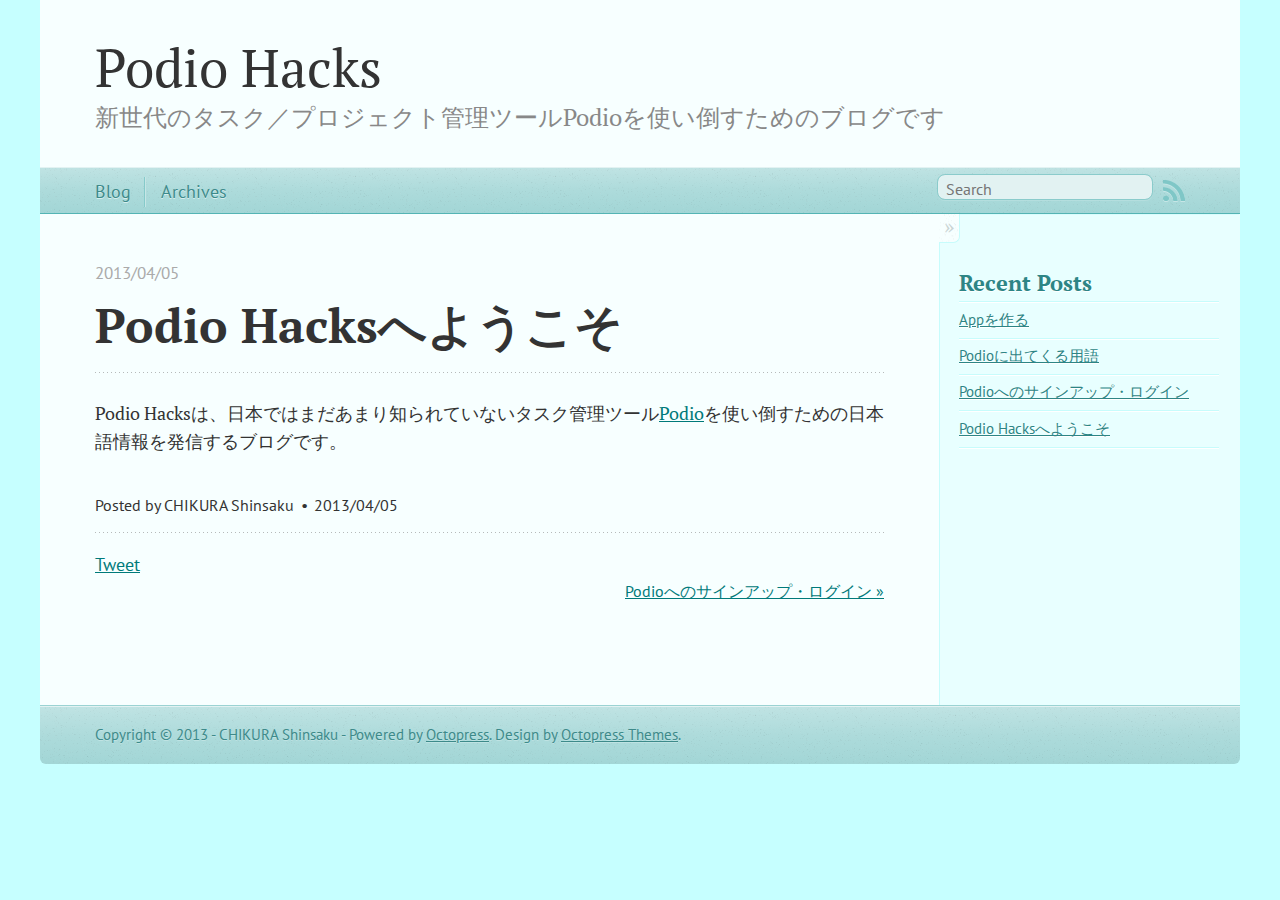
<file: 2013/04/hello-podiohacks/index.html>
<!DOCTYPE html>
<!--[if IEMobile 7 ]><html class="no-js iem7"><![endif]-->
<!--[if lt IE 9]><html class="no-js lte-ie8"><![endif]-->
<!--[if (gt IE 8)|(gt IEMobile 7)|!(IEMobile)|!(IE)]><!--><html class="no-js" lang="en"><!--<![endif]-->
<head>
  <meta charset="utf-8">
  <title>Podio Hacksへようこそ - Podio Hacks</title>
  <meta name="author" content="CHIKURA Shinsaku">

  
  <meta name="description" content="Podio Hacksは、日本ではまだあまり知られていないタスク管理ツールPodioを使い倒すための日本語情報を発信するブログです。
">
  

  <!-- http://t.co/dKP3o1e -->
  <meta name="HandheldFriendly" content="True">
  <meta name="MobileOptimized" content="320">
  <meta name="viewport" content="width=device-width, initial-scale=1">

  
  <link rel="canonical" href="http://PodioHacks.github.com/2013/04/hello-podiohacks/">
  <link href="/favicon.png" rel="icon">
  <link href="/stylesheets/screen.css" media="screen, projection" rel="stylesheet" type="text/css">
  <script src="/javascripts/modernizr-2.0.js"></script>
  <script src="/javascripts/ender.js"></script>
  <script src="/javascripts/octopress.js" type="text/javascript"></script>
  <link href="/atom.xml" rel="alternate" title="Podio Hacks" type="application/atom+xml">
  <!--Fonts from Google"s Web font directory at http://google.com/webfonts -->
<link href="http://fonts.googleapis.com/css?family=PT+Serif:regular,italic,bold,bolditalic" rel="stylesheet" type="text/css">
<link href="http://fonts.googleapis.com/css?family=PT+Sans:regular,italic,bold,bolditalic" rel="stylesheet" type="text/css">

  
  <script type="text/javascript">
    var _gaq = _gaq || [];
    _gaq.push(['_setAccount', 'UA-39924714-1']);
    _gaq.push(['_trackPageview']);

    (function() {
      var ga = document.createElement('script'); ga.type = 'text/javascript'; ga.async = true;
      ga.src = ('https:' == document.location.protocol ? 'https://ssl' : 'http://www') + '.google-analytics.com/ga.js';
      var s = document.getElementsByTagName('script')[0]; s.parentNode.insertBefore(ga, s);
    })();
  </script>


</head>

<body   >
  <header role="banner"><hgroup>
  <h1><a href="/">Podio Hacks</a></h1>
  
    <h2>新世代のタスク／プロジェクト管理ツールPodioを使い倒すためのブログです</h2>
  
</hgroup>

</header>
  <nav role="navigation"><ul class="subscription" data-subscription="rss">
  <li><a href="/atom.xml" rel="subscribe-rss" title="subscribe via RSS">RSS</a></li>
  
</ul>
  
<form action="http://google.com/search" method="get">
  <fieldset role="search">
    <input type="hidden" name="q" value="site:PodioHacks.github.com" />
    <input class="search" type="text" name="q" results="0" placeholder="Search"/>
  </fieldset>
</form>
  
<ul class="main-navigation">
  <li><a href="/">Blog</a></li>
  <li><a href="/archives">Archives</a></li>
</ul>

</nav>
  <div id="main">
    <div id="content">
      <div>
<article class="hentry" role="article">
  
  <header>
    
      <h1 class="entry-title">Podio Hacksへようこそ</h1>
    
    
      <p class="meta">
        








  


<time datetime="2013-04-05T00:46:00+09:00" pubdate data-updated="true">2013/04/05</time>
        
      </p>
    
  </header>


<div class="entry-content"><p>Podio Hacksは、日本ではまだあまり知られていないタスク管理ツール<a href="http://podio.com">Podio</a>を使い倒すための日本語情報を発信するブログです。</p>
</div>


  <footer>
    <p class="meta">
      
  

<span class="byline author vcard">Posted by <span class="fn">CHIKURA Shinsaku</span></span>

      








  


<time datetime="2013-04-05T00:46:00+09:00" pubdate data-updated="true">2013/04/05</time>
      


    </p>
    
      <div class="sharing">
  
  <a href="http://twitter.com/share" class="twitter-share-button" data-url="http://PodioHacks.github.com/2013/04/hello-podiohacks/" data-via="PodioHacks" data-counturl="http://PodioHacks.github.com/2013/04/hello-podiohacks/" >Tweet</a>
  
  
  
    <div class="fb-like" data-send="true" data-width="450" data-show-faces="false"></div>
  
</div>

    
    <p class="meta">
      
      
        <a class="basic-alignment right" href="/2013/04/getting-started/" title="Next Post: Podioへのサインアップ・ログイン">Podioへのサインアップ・ログイン &raquo;</a>
      
    </p>
  </footer>
</article>

</div>

<aside class="sidebar">
  
    <section>
  <h1>Recent Posts</h1>
  <ul id="recent_posts">
    
      <li class="post">
        <a href="/2013/04/howto-make-app/">Appを作る</a>
      </li>
    
      <li class="post">
        <a href="/2013/04/glossary/">Podioに出てくる用語</a>
      </li>
    
      <li class="post">
        <a href="/2013/04/getting-started/">Podioへのサインアップ・ログイン</a>
      </li>
    
      <li class="post">
        <a href="/2013/04/hello-podiohacks/">Podio Hacksへようこそ</a>
      </li>
    
  </ul>
</section>


  
</aside>


    </div>
  </div>
  <footer role="contentinfo"><p>
  Copyright &copy; 2013 - CHIKURA Shinsaku -
  <span class="credit">Powered by <a href="http://octopress.org">Octopress</a>. Design by <a href="http://octopressthemes.com">Octopress Themes</a>.</span>
</p>

</footer>
  



<div id="fb-root"></div>
<script>(function(d, s, id) {
  var js, fjs = d.getElementsByTagName(s)[0];
  if (d.getElementById(id)) {return;}
  js = d.createElement(s); js.id = id;
  js.src = "//connect.facebook.net/ja_JP/all.js#appId=505561592838247&xfbml=1";
  fjs.parentNode.insertBefore(js, fjs);
}(document, 'script', 'facebook-jssdk'));</script>





  <script type="text/javascript">
    (function(){
      var twitterWidgets = document.createElement('script');
      twitterWidgets.type = 'text/javascript';
      twitterWidgets.async = true;
      twitterWidgets.src = 'http://platform.twitter.com/widgets.js';
      document.getElementsByTagName('head')[0].appendChild(twitterWidgets);
    })();
  </script>





</body>
</html>
</file>
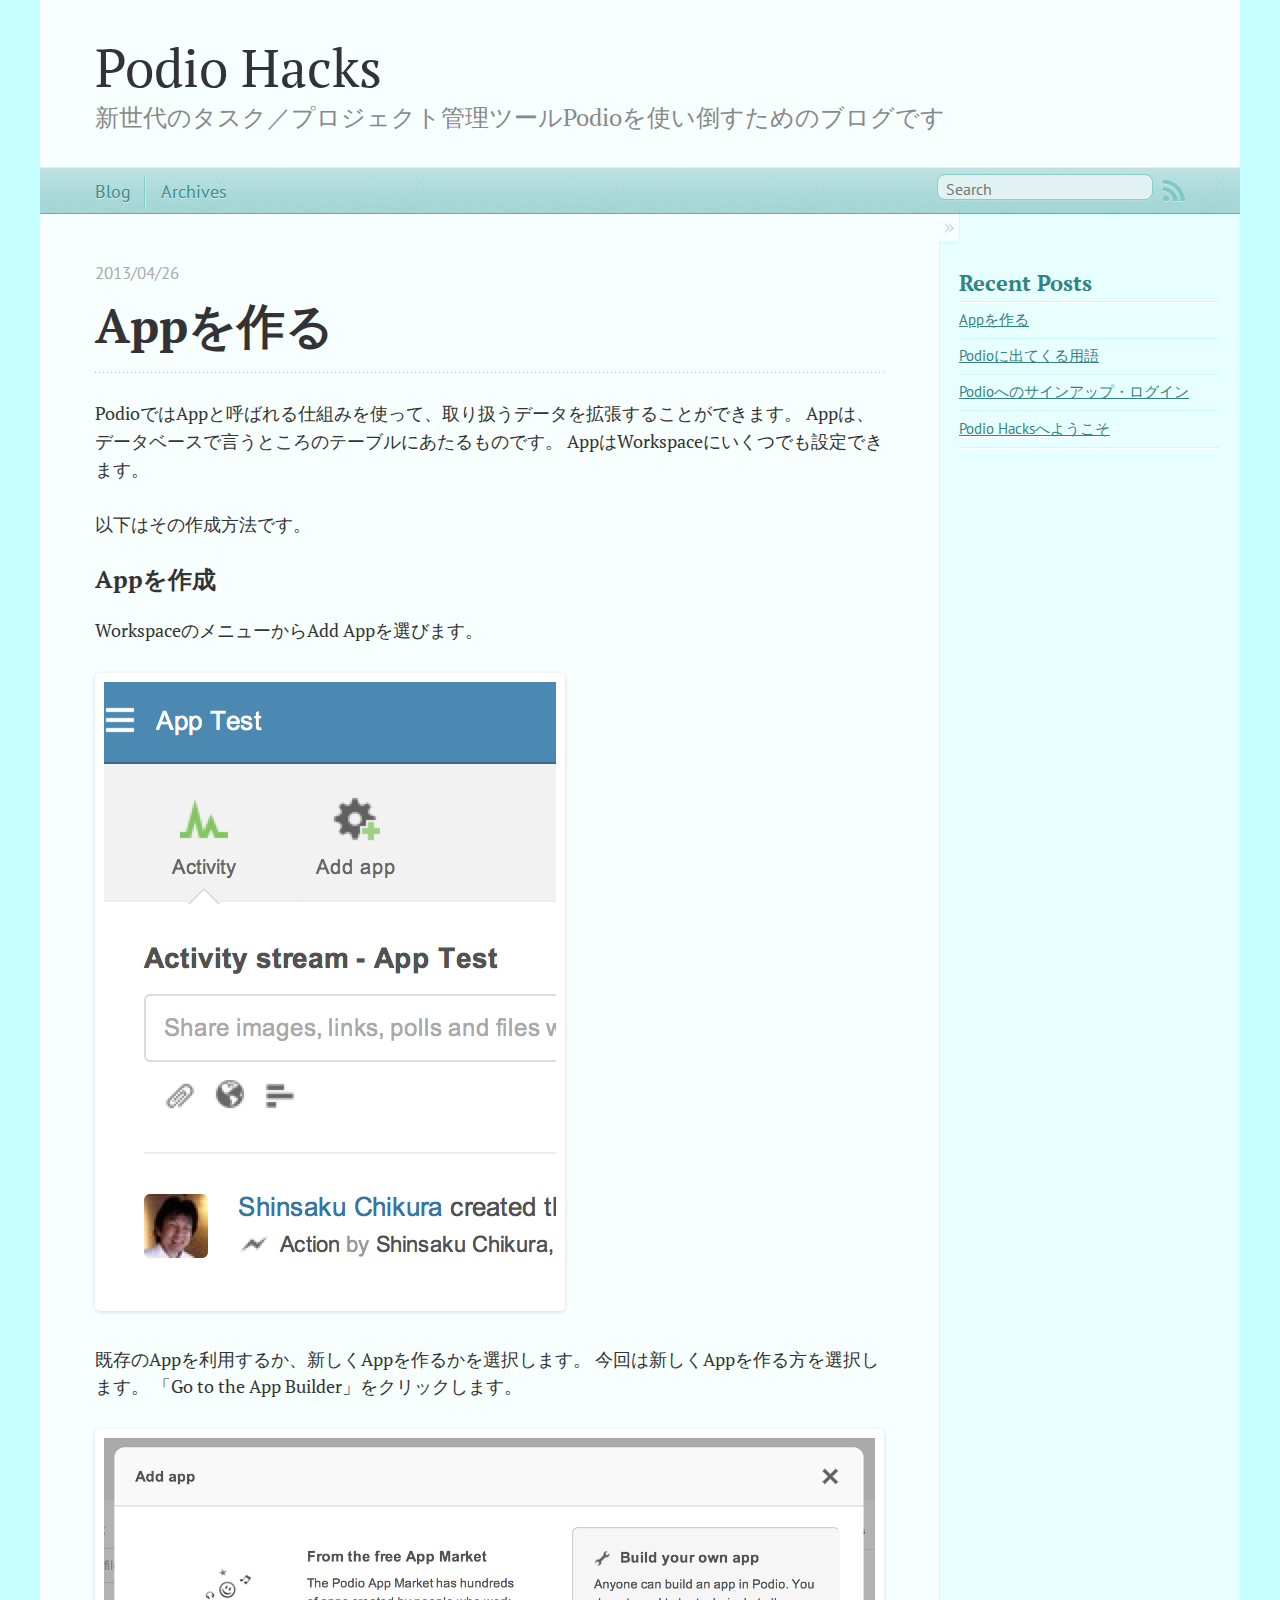
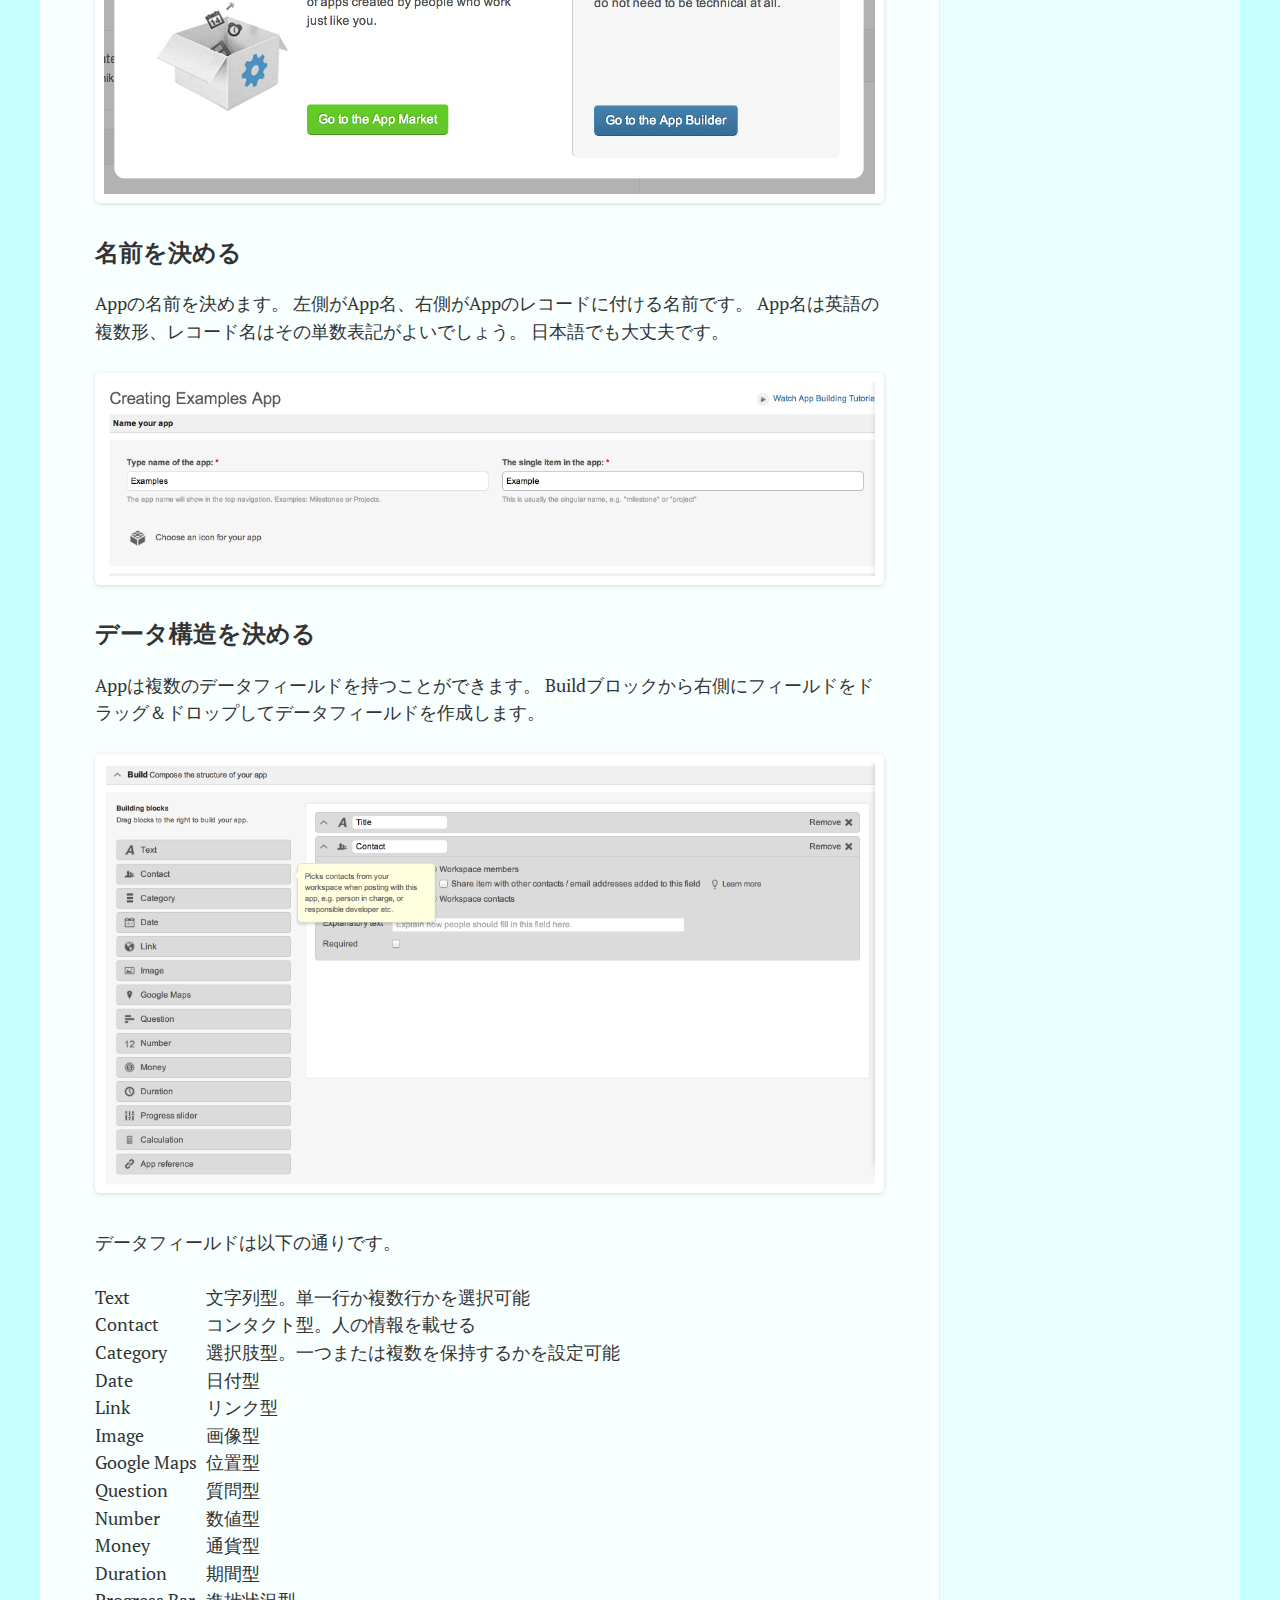
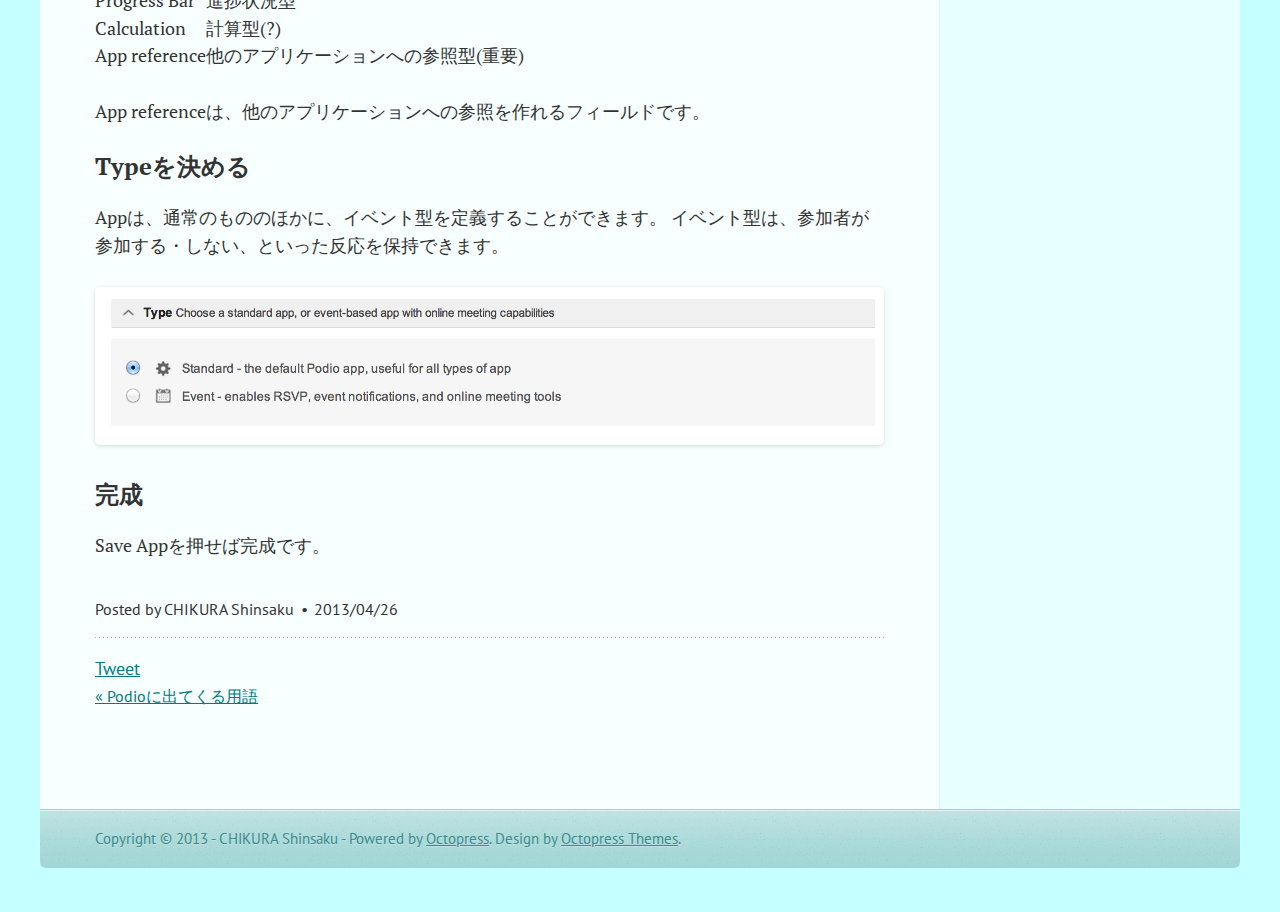
<file: 2013/04/howto-make-app/index.html>
<!DOCTYPE html>
<!--[if IEMobile 7 ]><html class="no-js iem7"><![endif]-->
<!--[if lt IE 9]><html class="no-js lte-ie8"><![endif]-->
<!--[if (gt IE 8)|(gt IEMobile 7)|!(IEMobile)|!(IE)]><!--><html class="no-js" lang="en"><!--<![endif]-->
<head>
  <meta charset="utf-8">
  <title>Appを作る - Podio Hacks</title>
  <meta name="author" content="CHIKURA Shinsaku">

  
  <meta name="description" content="PodioではAppと呼ばれる仕組みを使って、取り扱うデータを拡張することができます。
Appは、データベースで言うところのテーブルにあたるものです。
AppはWorkspaceにいくつでも設定できます。 以下はその作成方法です。 Appを作成 WorkspaceのメニューからAdd &hellip;">
  

  <!-- http://t.co/dKP3o1e -->
  <meta name="HandheldFriendly" content="True">
  <meta name="MobileOptimized" content="320">
  <meta name="viewport" content="width=device-width, initial-scale=1">

  
  <link rel="canonical" href="http://PodioHacks.github.com/2013/04/howto-make-app/">
  <link href="/favicon.png" rel="icon">
  <link href="/stylesheets/screen.css" media="screen, projection" rel="stylesheet" type="text/css">
  <script src="/javascripts/modernizr-2.0.js"></script>
  <script src="/javascripts/ender.js"></script>
  <script src="/javascripts/octopress.js" type="text/javascript"></script>
  <link href="/atom.xml" rel="alternate" title="Podio Hacks" type="application/atom+xml">
  <!--Fonts from Google"s Web font directory at http://google.com/webfonts -->
<link href="http://fonts.googleapis.com/css?family=PT+Serif:regular,italic,bold,bolditalic" rel="stylesheet" type="text/css">
<link href="http://fonts.googleapis.com/css?family=PT+Sans:regular,italic,bold,bolditalic" rel="stylesheet" type="text/css">

  
  <script type="text/javascript">
    var _gaq = _gaq || [];
    _gaq.push(['_setAccount', 'UA-39924714-1']);
    _gaq.push(['_trackPageview']);

    (function() {
      var ga = document.createElement('script'); ga.type = 'text/javascript'; ga.async = true;
      ga.src = ('https:' == document.location.protocol ? 'https://ssl' : 'http://www') + '.google-analytics.com/ga.js';
      var s = document.getElementsByTagName('script')[0]; s.parentNode.insertBefore(ga, s);
    })();
  </script>


</head>

<body   >
  <header role="banner"><hgroup>
  <h1><a href="/">Podio Hacks</a></h1>
  
    <h2>新世代のタスク／プロジェクト管理ツールPodioを使い倒すためのブログです</h2>
  
</hgroup>

</header>
  <nav role="navigation"><ul class="subscription" data-subscription="rss">
  <li><a href="/atom.xml" rel="subscribe-rss" title="subscribe via RSS">RSS</a></li>
  
</ul>
  
<form action="http://google.com/search" method="get">
  <fieldset role="search">
    <input type="hidden" name="q" value="site:PodioHacks.github.com" />
    <input class="search" type="text" name="q" results="0" placeholder="Search"/>
  </fieldset>
</form>
  
<ul class="main-navigation">
  <li><a href="/">Blog</a></li>
  <li><a href="/archives">Archives</a></li>
</ul>

</nav>
  <div id="main">
    <div id="content">
      <div>
<article class="hentry" role="article">
  
  <header>
    
      <h1 class="entry-title">Appを作る</h1>
    
    
      <p class="meta">
        








  


<time datetime="2013-04-26T08:00:00+09:00" pubdate data-updated="true">2013/04/26</time>
        
      </p>
    
  </header>


<div class="entry-content"><p>PodioではAppと呼ばれる仕組みを使って、取り扱うデータを拡張することができます。
Appは、データベースで言うところのテーブルにあたるものです。
AppはWorkspaceにいくつでも設定できます。</p>

<p>以下はその作成方法です。</p>

<!-- more -->


<h3>Appを作成</h3>

<p>WorkspaceのメニューからAdd Appを選びます。</p>

<p><img src="/images/20130426070553.png" alt="Add App" /></p>

<p>既存のAppを利用するか、新しくAppを作るかを選択します。
今回は新しくAppを作る方を選択します。
「Go to the App Builder」をクリックします。</p>

<p><img src="/images/20130426070838.png" alt="App Builder" /></p>

<h3>名前を決める</h3>

<p>Appの名前を決めます。
左側がApp名、右側がAppのレコードに付ける名前です。
App名は英語の複数形、レコード名はその単数表記がよいでしょう。
日本語でも大丈夫です。</p>

<p><img src="/images/20130426071008.png" alt="Name App" /></p>

<h3>データ構造を決める</h3>

<p>Appは複数のデータフィールドを持つことができます。
Buildブロックから右側にフィールドをドラッグ＆ドロップしてデータフィールドを作成します。</p>

<p><img src="/images/20130426071056.png" alt="Fields" /></p>

<p>データフィールドは以下の通りです。</p>

<p>
<table>
  <tr><th>Text</th><td>文字列型。単一行か複数行かを選択可能</td></tr>
  <tr><th>Contact</th><td>コンタクト型。人の情報を載せる</td></tr>
  <tr><th>Category</th><td>選択肢型。一つまたは複数を保持するかを設定可能</td></tr>
  <tr><th>Date</th><td>日付型</td></tr>
  <tr><th>Link</th><td>リンク型</td></tr>
  <tr><th>Image</th><td>画像型</td></tr>
  <tr><th>Google Maps</th><td>位置型</td></tr>
  <tr><th>Question</th><td>質問型</td></tr>
  <tr><th>Number</th><td>数値型</td></tr>
  <tr><th>Money</th><td>通貨型</td></tr>
  <tr><th>Duration</th><td>期間型</td></tr>
  <tr><th>Progress Bar</th><td>進捗状況型</td></tr>
  <tr><th>Calculation</th><td>計算型(?)</td></tr>
  <tr><th>App reference</th><td>他のアプリケーションへの参照型(重要)</td></tr>
</table>
</p>


<p>App referenceは、他のアプリケーションへの参照を作れるフィールドです。</p>

<h3>Typeを決める</h3>

<p>Appは、通常のもののほかに、イベント型を定義することができます。
イベント型は、参加者が参加する・しない、といった反応を保持できます。</p>

<p><img src="/images/20130426072557.png" alt="Type" /></p>

<h3>完成</h3>

<p>Save Appを押せば完成です。</p>
</div>


  <footer>
    <p class="meta">
      
  

<span class="byline author vcard">Posted by <span class="fn">CHIKURA Shinsaku</span></span>

      








  


<time datetime="2013-04-26T08:00:00+09:00" pubdate data-updated="true">2013/04/26</time>
      


    </p>
    
      <div class="sharing">
  
  <a href="http://twitter.com/share" class="twitter-share-button" data-url="http://PodioHacks.github.com/2013/04/howto-make-app/" data-via="PodioHacks" data-counturl="http://PodioHacks.github.com/2013/04/howto-make-app/" >Tweet</a>
  
  
  
    <div class="fb-like" data-send="true" data-width="450" data-show-faces="false"></div>
  
</div>

    
    <p class="meta">
      
        <a class="basic-alignment left" href="/2013/04/glossary/" title="Previous Post: Podioに出てくる用語">&laquo; Podioに出てくる用語</a>
      
      
    </p>
  </footer>
</article>

</div>

<aside class="sidebar">
  
    <section>
  <h1>Recent Posts</h1>
  <ul id="recent_posts">
    
      <li class="post">
        <a href="/2013/04/howto-make-app/">Appを作る</a>
      </li>
    
      <li class="post">
        <a href="/2013/04/glossary/">Podioに出てくる用語</a>
      </li>
    
      <li class="post">
        <a href="/2013/04/getting-started/">Podioへのサインアップ・ログイン</a>
      </li>
    
      <li class="post">
        <a href="/2013/04/hello-podiohacks/">Podio Hacksへようこそ</a>
      </li>
    
  </ul>
</section>


  
</aside>


    </div>
  </div>
  <footer role="contentinfo"><p>
  Copyright &copy; 2013 - CHIKURA Shinsaku -
  <span class="credit">Powered by <a href="http://octopress.org">Octopress</a>. Design by <a href="http://octopressthemes.com">Octopress Themes</a>.</span>
</p>

</footer>
  



<div id="fb-root"></div>
<script>(function(d, s, id) {
  var js, fjs = d.getElementsByTagName(s)[0];
  if (d.getElementById(id)) {return;}
  js = d.createElement(s); js.id = id;
  js.src = "//connect.facebook.net/ja_JP/all.js#appId=505561592838247&xfbml=1";
  fjs.parentNode.insertBefore(js, fjs);
}(document, 'script', 'facebook-jssdk'));</script>





  <script type="text/javascript">
    (function(){
      var twitterWidgets = document.createElement('script');
      twitterWidgets.type = 'text/javascript';
      twitterWidgets.async = true;
      twitterWidgets.src = 'http://platform.twitter.com/widgets.js';
      document.getElementsByTagName('head')[0].appendChild(twitterWidgets);
    })();
  </script>





</body>
</html>
</file>
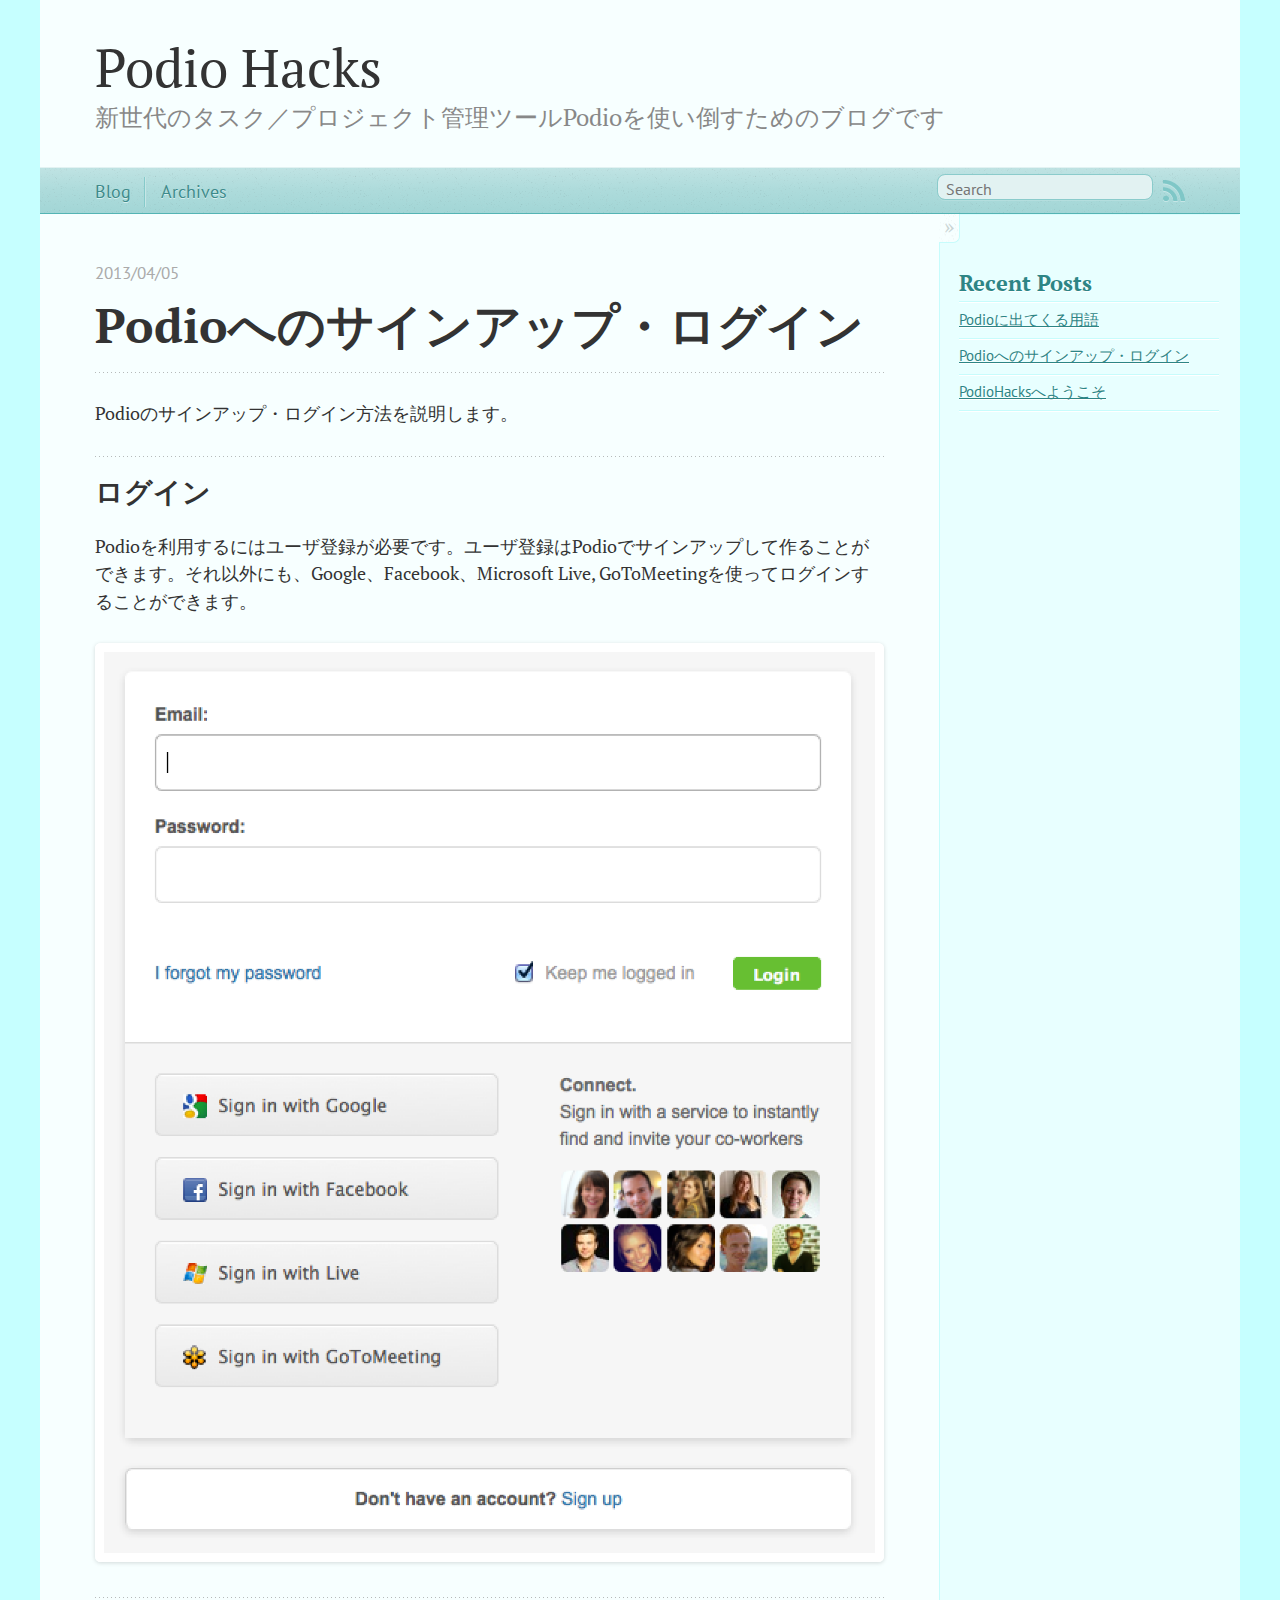
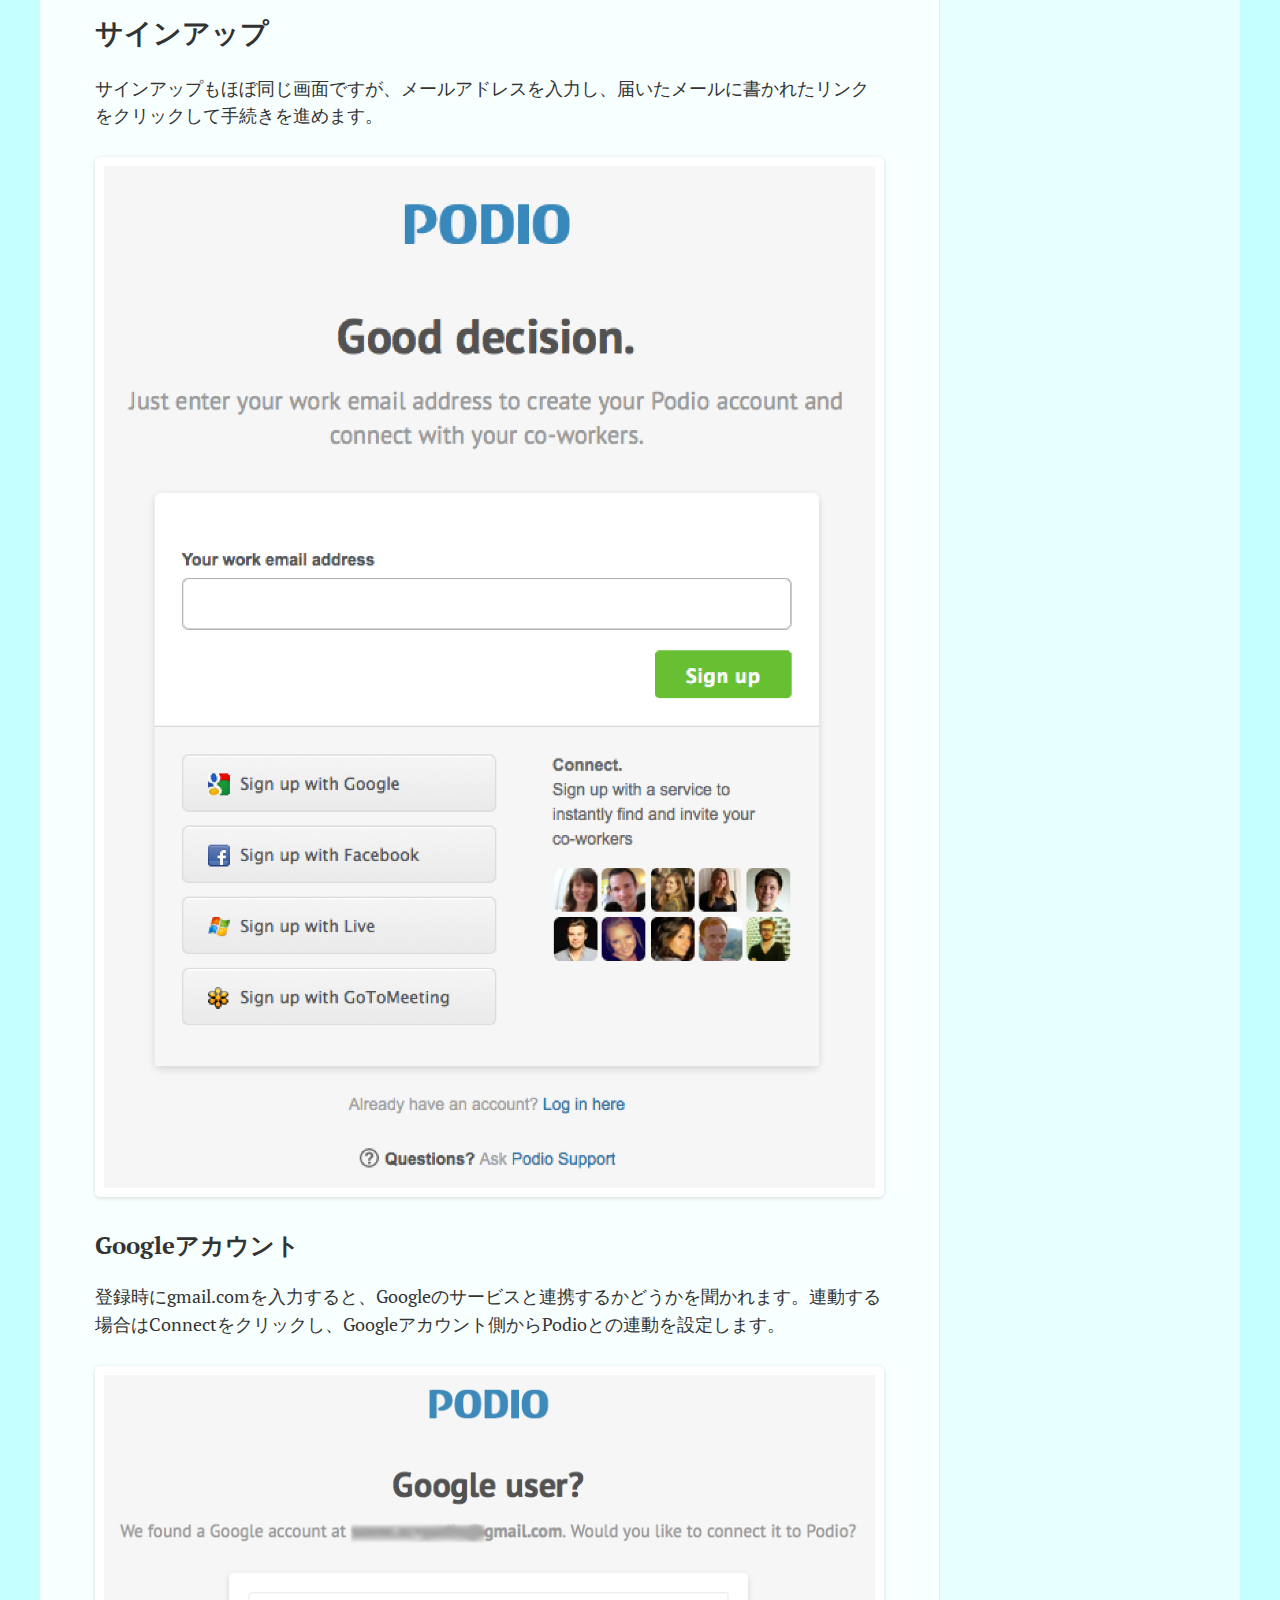
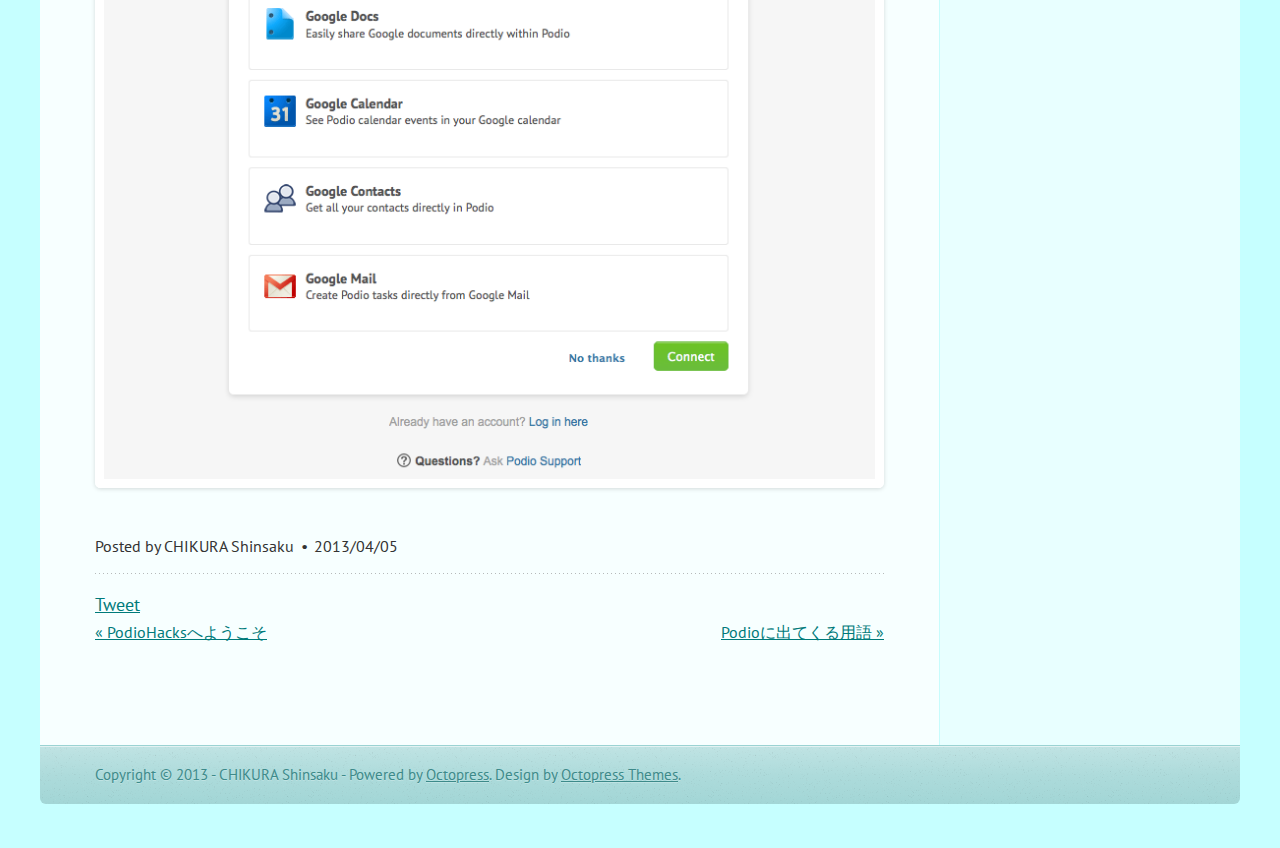
<file: blog/2013/04/getting-started/index.html>
<!DOCTYPE html>
<!--[if IEMobile 7 ]><html class="no-js iem7"><![endif]-->
<!--[if lt IE 9]><html class="no-js lte-ie8"><![endif]-->
<!--[if (gt IE 8)|(gt IEMobile 7)|!(IEMobile)|!(IE)]><!--><html class="no-js" lang="en"><!--<![endif]-->
<head>
  <meta charset="utf-8">
  <title>Podioへのサインアップ・ログイン - Podio Hacks</title>
  <meta name="author" content="CHIKURA Shinsaku">

  
  <meta name="description" content="Podioのサインアップ・ログイン方法を説明します。 ログイン Podioを利用するにはユーザ登録が必要です。ユーザ登録はPodioでサインアップして作ることができます。それ以外にも、Google、Facebook、Microsoft Live, &hellip;">
  

  <!-- http://t.co/dKP3o1e -->
  <meta name="HandheldFriendly" content="True">
  <meta name="MobileOptimized" content="320">
  <meta name="viewport" content="width=device-width, initial-scale=1">

  
  <link rel="canonical" href="http://PodioHacks.github.com/blog/2013/04/getting-started/">
  <link href="/favicon.png" rel="icon">
  <link href="/stylesheets/screen.css" media="screen, projection" rel="stylesheet" type="text/css">
  <script src="/javascripts/modernizr-2.0.js"></script>
  <script src="/javascripts/ender.js"></script>
  <script src="/javascripts/octopress.js" type="text/javascript"></script>
  <link href="/atom.xml" rel="alternate" title="Podio Hacks" type="application/atom+xml">
  <!--Fonts from Google"s Web font directory at http://google.com/webfonts -->
<link href="http://fonts.googleapis.com/css?family=PT+Serif:regular,italic,bold,bolditalic" rel="stylesheet" type="text/css">
<link href="http://fonts.googleapis.com/css?family=PT+Sans:regular,italic,bold,bolditalic" rel="stylesheet" type="text/css">

  
  <script type="text/javascript">
    var _gaq = _gaq || [];
    _gaq.push(['_setAccount', 'UA-39924714-1']);
    _gaq.push(['_trackPageview']);

    (function() {
      var ga = document.createElement('script'); ga.type = 'text/javascript'; ga.async = true;
      ga.src = ('https:' == document.location.protocol ? 'https://ssl' : 'http://www') + '.google-analytics.com/ga.js';
      var s = document.getElementsByTagName('script')[0]; s.parentNode.insertBefore(ga, s);
    })();
  </script>


</head>

<body   >
  <header role="banner"><hgroup>
  <h1><a href="/">Podio Hacks</a></h1>
  
    <h2>新世代のタスク／プロジェクト管理ツールPodioを使い倒すためのブログです</h2>
  
</hgroup>

</header>
  <nav role="navigation"><ul class="subscription" data-subscription="rss">
  <li><a href="/atom.xml" rel="subscribe-rss" title="subscribe via RSS">RSS</a></li>
  
</ul>
  
<form action="http://google.com/search" method="get">
  <fieldset role="search">
    <input type="hidden" name="q" value="site:PodioHacks.github.com" />
    <input class="search" type="text" name="q" results="0" placeholder="Search"/>
  </fieldset>
</form>
  
<ul class="main-navigation">
  <li><a href="/">Blog</a></li>
  <li><a href="/archives">Archives</a></li>
</ul>

</nav>
  <div id="main">
    <div id="content">
      <div>
<article class="hentry" role="article">
  
  <header>
    
      <h1 class="entry-title">Podioへのサインアップ・ログイン</h1>
    
    
      <p class="meta">
        








  


<time datetime="2013-04-05T19:28:00+09:00" pubdate data-updated="true">2013/04/05</time>
        
      </p>
    
  </header>


<div class="entry-content"><p>Podioのサインアップ・ログイン方法を説明します。</p>

<!-- more -->


<h2>ログイン</h2>

<p>Podioを利用するにはユーザ登録が必要です。ユーザ登録はPodioでサインアップして作ることができます。それ以外にも、Google、Facebook、Microsoft Live, GoToMeetingを使ってログインすることができます。</p>

<p><img src="/images/podio-login.png" alt="Login" /></p>

<h2>サインアップ</h2>

<p>サインアップもほぼ同じ画面ですが、メールアドレスを入力し、届いたメールに書かれたリンクをクリックして手続きを進めます。</p>

<p><img src="/images/signup.png" alt="Signup" /></p>

<h3>Googleアカウント</h3>

<p>登録時にgmail.comを入力すると、Googleのサービスと連携するかどうかを聞かれます。連動する場合はConnectをクリックし、Googleアカウント側からPodioとの連動を設定します。</p>

<p><img src="/images/google-connect.png" alt="Googleサービスとの接続" /></p>
</div>


  <footer>
    <p class="meta">
      
  

<span class="byline author vcard">Posted by <span class="fn">CHIKURA Shinsaku</span></span>

      








  


<time datetime="2013-04-05T19:28:00+09:00" pubdate data-updated="true">2013/04/05</time>
      


    </p>
    
      <div class="sharing">
  
  <a href="http://twitter.com/share" class="twitter-share-button" data-url="http://PodioHacks.github.com/blog/2013/04/getting-started/" data-via="PodioHacks" data-counturl="http://PodioHacks.github.com/blog/2013/04/getting-started/" >Tweet</a>
  
  
  
    <div class="fb-like" data-send="true" data-width="450" data-show-faces="false"></div>
  
</div>

    
    <p class="meta">
      
        <a class="basic-alignment left" href="/blog/2013/04/hello-podiohacks/" title="Previous Post: PodioHacksへようこそ">&laquo; PodioHacksへようこそ</a>
      
      
        <a class="basic-alignment right" href="/blog/2013/04/glossary/" title="Next Post: Podioに出てくる用語">Podioに出てくる用語 &raquo;</a>
      
    </p>
  </footer>
</article>

</div>

<aside class="sidebar">
  
    <section>
  <h1>Recent Posts</h1>
  <ul id="recent_posts">
    
      <li class="post">
        <a href="/blog/2013/04/glossary/">Podioに出てくる用語</a>
      </li>
    
      <li class="post">
        <a href="/blog/2013/04/getting-started/">Podioへのサインアップ・ログイン</a>
      </li>
    
      <li class="post">
        <a href="/blog/2013/04/hello-podiohacks/">PodioHacksへようこそ</a>
      </li>
    
  </ul>
</section>


  
</aside>


    </div>
  </div>
  <footer role="contentinfo"><p>
  Copyright &copy; 2013 - CHIKURA Shinsaku -
  <span class="credit">Powered by <a href="http://octopress.org">Octopress</a>. Design by <a href="http://octopressthemes.com">Octopress Themes</a>.</span>
</p>

</footer>
  



<div id="fb-root"></div>
<script>(function(d, s, id) {
  var js, fjs = d.getElementsByTagName(s)[0];
  if (d.getElementById(id)) {return;}
  js = d.createElement(s); js.id = id;
  js.src = "//connect.facebook.net/ja_JP/all.js#appId=505561592838247&xfbml=1";
  fjs.parentNode.insertBefore(js, fjs);
}(document, 'script', 'facebook-jssdk'));</script>





  <script type="text/javascript">
    (function(){
      var twitterWidgets = document.createElement('script');
      twitterWidgets.type = 'text/javascript';
      twitterWidgets.async = true;
      twitterWidgets.src = 'http://platform.twitter.com/widgets.js';
      document.getElementsByTagName('head')[0].appendChild(twitterWidgets);
    })();
  </script>





</body>
</html>
</file>
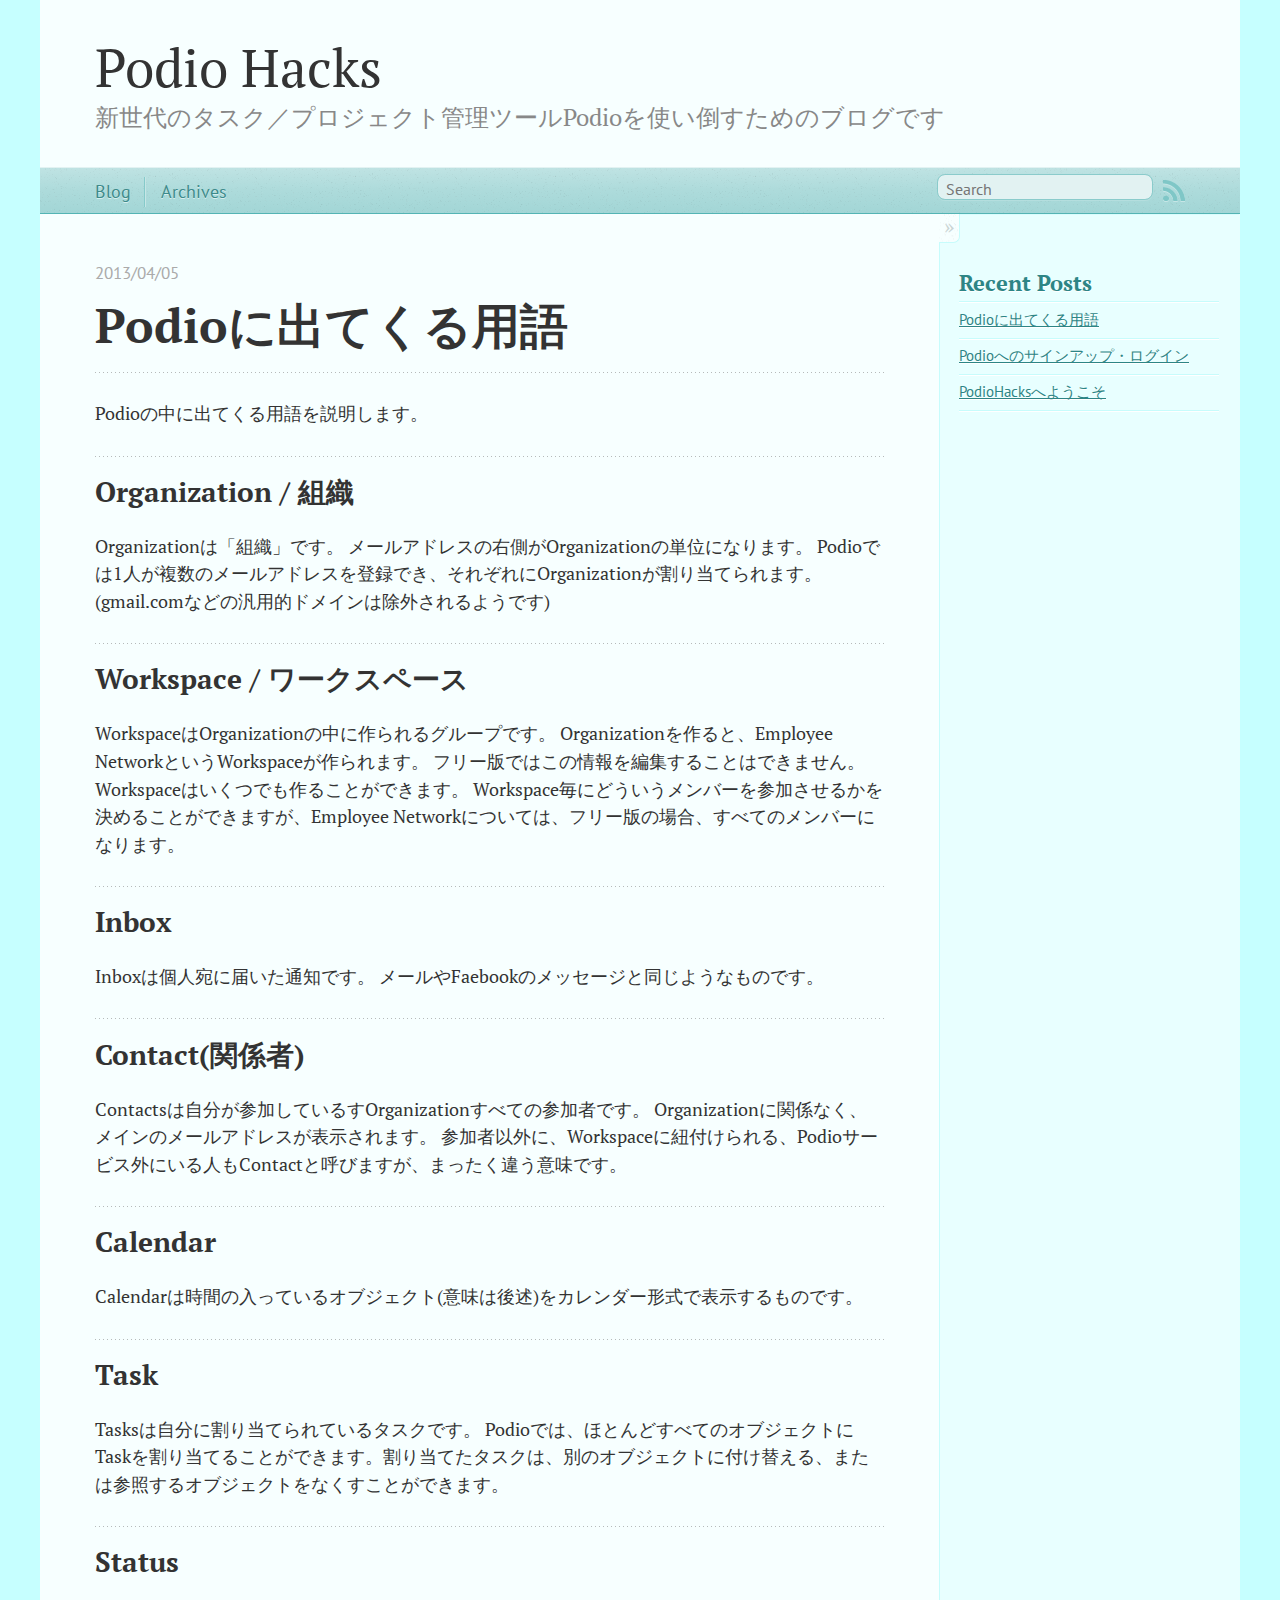
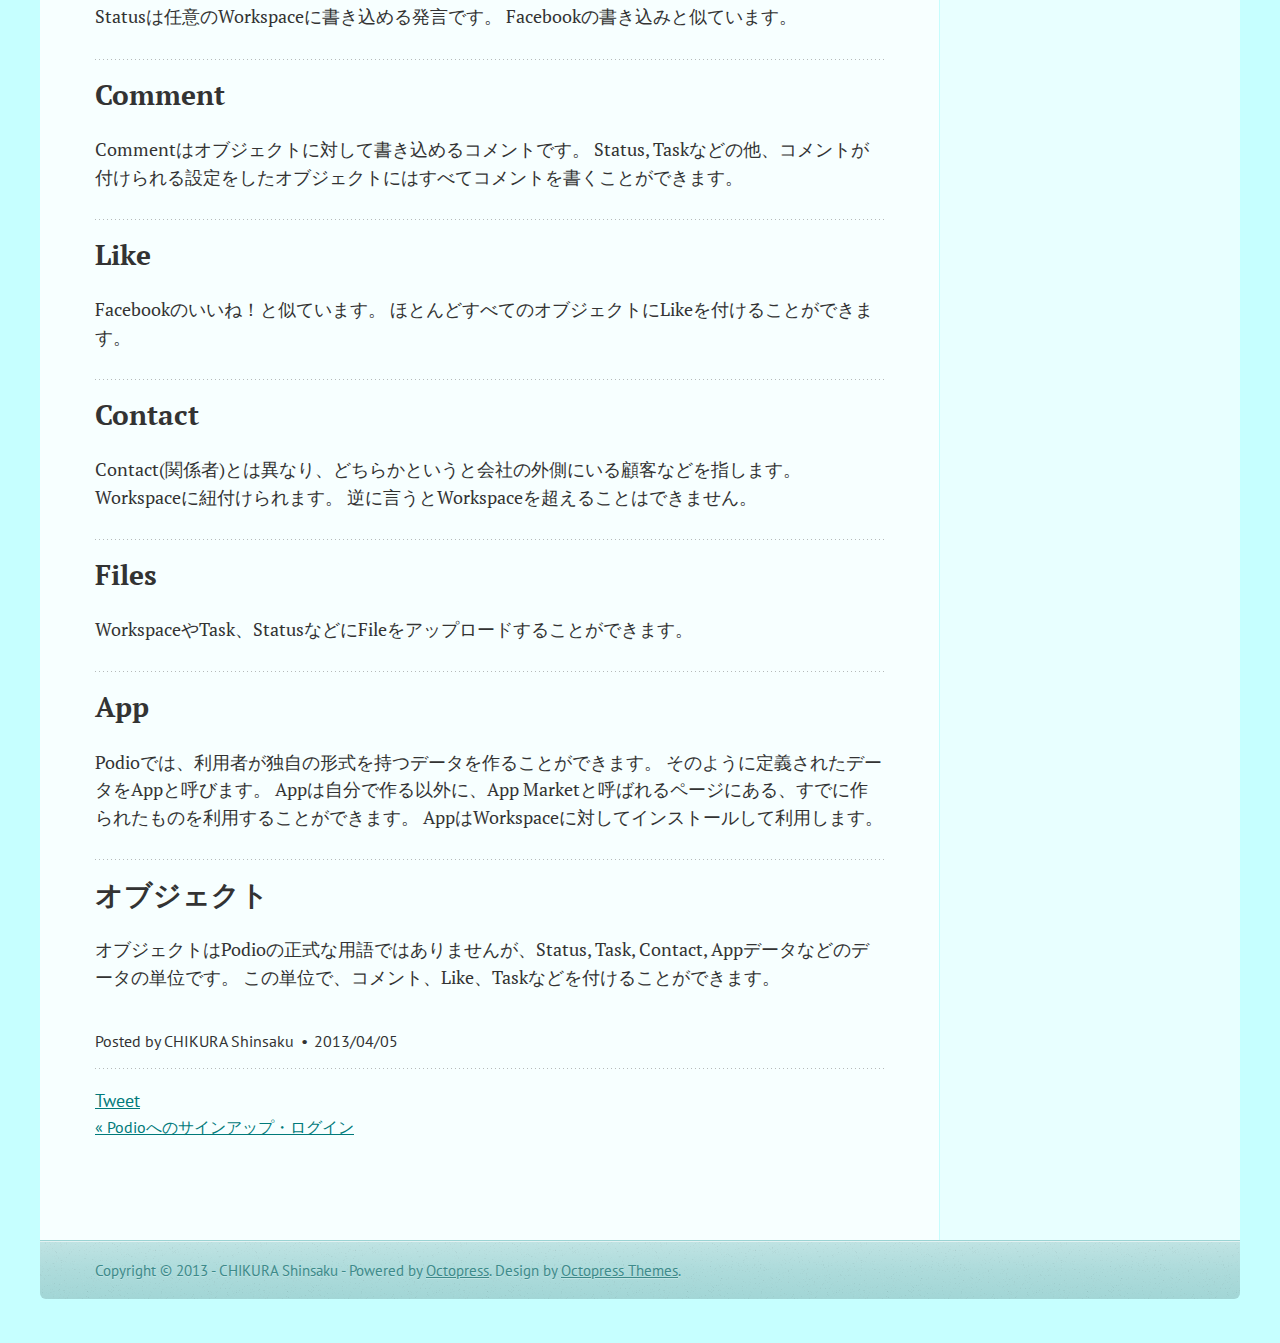
<file: blog/2013/04/glossary/index.html>
<!DOCTYPE html>
<!--[if IEMobile 7 ]><html class="no-js iem7"><![endif]-->
<!--[if lt IE 9]><html class="no-js lte-ie8"><![endif]-->
<!--[if (gt IE 8)|(gt IEMobile 7)|!(IEMobile)|!(IE)]><!--><html class="no-js" lang="en"><!--<![endif]-->
<head>
  <meta charset="utf-8">
  <title>Podioに出てくる用語 - Podio Hacks</title>
  <meta name="author" content="CHIKURA Shinsaku">

  
  <meta name="description" content="Podioの中に出てくる用語を説明します。 Organization / 組織 Organizationは「組織」です。
メールアドレスの右側がOrganizationの単位になります。
Podioでは1人が複数のメールアドレスを登録でき、それぞれにOrganizationが割り当てられます。
( &hellip;">
  

  <!-- http://t.co/dKP3o1e -->
  <meta name="HandheldFriendly" content="True">
  <meta name="MobileOptimized" content="320">
  <meta name="viewport" content="width=device-width, initial-scale=1">

  
  <link rel="canonical" href="http://PodioHacks.github.com/blog/2013/04/glossary/">
  <link href="/favicon.png" rel="icon">
  <link href="/stylesheets/screen.css" media="screen, projection" rel="stylesheet" type="text/css">
  <script src="/javascripts/modernizr-2.0.js"></script>
  <script src="/javascripts/ender.js"></script>
  <script src="/javascripts/octopress.js" type="text/javascript"></script>
  <link href="/atom.xml" rel="alternate" title="Podio Hacks" type="application/atom+xml">
  <!--Fonts from Google"s Web font directory at http://google.com/webfonts -->
<link href="http://fonts.googleapis.com/css?family=PT+Serif:regular,italic,bold,bolditalic" rel="stylesheet" type="text/css">
<link href="http://fonts.googleapis.com/css?family=PT+Sans:regular,italic,bold,bolditalic" rel="stylesheet" type="text/css">

  
  <script type="text/javascript">
    var _gaq = _gaq || [];
    _gaq.push(['_setAccount', 'UA-39924714-1']);
    _gaq.push(['_trackPageview']);

    (function() {
      var ga = document.createElement('script'); ga.type = 'text/javascript'; ga.async = true;
      ga.src = ('https:' == document.location.protocol ? 'https://ssl' : 'http://www') + '.google-analytics.com/ga.js';
      var s = document.getElementsByTagName('script')[0]; s.parentNode.insertBefore(ga, s);
    })();
  </script>


</head>

<body   >
  <header role="banner"><hgroup>
  <h1><a href="/">Podio Hacks</a></h1>
  
    <h2>新世代のタスク／プロジェクト管理ツールPodioを使い倒すためのブログです</h2>
  
</hgroup>

</header>
  <nav role="navigation"><ul class="subscription" data-subscription="rss">
  <li><a href="/atom.xml" rel="subscribe-rss" title="subscribe via RSS">RSS</a></li>
  
</ul>
  
<form action="http://google.com/search" method="get">
  <fieldset role="search">
    <input type="hidden" name="q" value="site:PodioHacks.github.com" />
    <input class="search" type="text" name="q" results="0" placeholder="Search"/>
  </fieldset>
</form>
  
<ul class="main-navigation">
  <li><a href="/">Blog</a></li>
  <li><a href="/archives">Archives</a></li>
</ul>

</nav>
  <div id="main">
    <div id="content">
      <div>
<article class="hentry" role="article">
  
  <header>
    
      <h1 class="entry-title">Podioに出てくる用語</h1>
    
    
      <p class="meta">
        








  


<time datetime="2013-04-05T21:29:00+09:00" pubdate data-updated="true">2013/04/05</time>
        
      </p>
    
  </header>


<div class="entry-content"><p>Podioの中に出てくる用語を説明します。</p>

<!-- more -->


<h2>Organization / 組織</h2>

<p>Organizationは「組織」です。
メールアドレスの右側がOrganizationの単位になります。
Podioでは1人が複数のメールアドレスを登録でき、それぞれにOrganizationが割り当てられます。
(gmail.comなどの汎用的ドメインは除外されるようです)</p>

<h2>Workspace / ワークスペース</h2>

<p>WorkspaceはOrganizationの中に作られるグループです。
Organizationを作ると、Employee NetworkというWorkspaceが作られます。
フリー版ではこの情報を編集することはできません。
Workspaceはいくつでも作ることができます。
Workspace毎にどういうメンバーを参加させるかを決めることができますが、Employee Networkについては、フリー版の場合、すべてのメンバーになります。</p>

<h2>Inbox</h2>

<p>Inboxは個人宛に届いた通知です。
メールやFaebookのメッセージと同じようなものです。</p>

<h2>Contact(関係者)</h2>

<p>Contactsは自分が参加しているすOrganizationすべての参加者です。
Organizationに関係なく、メインのメールアドレスが表示されます。
参加者以外に、Workspaceに紐付けられる、Podioサービス外にいる人もContactと呼びますが、まったく違う意味です。</p>

<h2>Calendar</h2>

<p>Calendarは時間の入っているオブジェクト(意味は後述)をカレンダー形式で表示するものです。</p>

<h2>Task</h2>

<p>Tasksは自分に割り当てられているタスクです。
Podioでは、ほとんどすべてのオブジェクトにTaskを割り当てることができます。割り当てたタスクは、別のオブジェクトに付け替える、または参照するオブジェクトをなくすことができます。</p>

<h2>Status</h2>

<p>Statusは任意のWorkspaceに書き込める発言です。
Facebookの書き込みと似ています。</p>

<h2>Comment</h2>

<p>Commentはオブジェクトに対して書き込めるコメントです。
Status, Taskなどの他、コメントが付けられる設定をしたオブジェクトにはすべてコメントを書くことができます。</p>

<h2>Like</h2>

<p>Facebookのいいね！と似ています。
ほとんどすべてのオブジェクトにLikeを付けることができます。</p>

<h2>Contact</h2>

<p>Contact(関係者)とは異なり、どちらかというと会社の外側にいる顧客などを指します。
Workspaceに紐付けられます。
逆に言うとWorkspaceを超えることはできません。</p>

<h2>Files</h2>

<p>WorkspaceやTask、StatusなどにFileをアップロードすることができます。</p>

<h2>App</h2>

<p>Podioでは、利用者が独自の形式を持つデータを作ることができます。
そのように定義されたデータをAppと呼びます。
Appは自分で作る以外に、App Marketと呼ばれるページにある、すでに作られたものを利用することができます。
AppはWorkspaceに対してインストールして利用します。</p>

<h2>オブジェクト</h2>

<p>オブジェクトはPodioの正式な用語ではありませんが、Status, Task, Contact, Appデータなどのデータの単位です。
この単位で、コメント、Like、Taskなどを付けることができます。</p>
</div>


  <footer>
    <p class="meta">
      
  

<span class="byline author vcard">Posted by <span class="fn">CHIKURA Shinsaku</span></span>

      








  


<time datetime="2013-04-05T21:29:00+09:00" pubdate data-updated="true">2013/04/05</time>
      


    </p>
    
      <div class="sharing">
  
  <a href="http://twitter.com/share" class="twitter-share-button" data-url="http://PodioHacks.github.com/blog/2013/04/glossary/" data-via="PodioHacks" data-counturl="http://PodioHacks.github.com/blog/2013/04/glossary/" >Tweet</a>
  
  
  
    <div class="fb-like" data-send="true" data-width="450" data-show-faces="false"></div>
  
</div>

    
    <p class="meta">
      
        <a class="basic-alignment left" href="/blog/2013/04/getting-started/" title="Previous Post: Podioへのサインアップ・ログイン">&laquo; Podioへのサインアップ・ログイン</a>
      
      
    </p>
  </footer>
</article>

</div>

<aside class="sidebar">
  
    <section>
  <h1>Recent Posts</h1>
  <ul id="recent_posts">
    
      <li class="post">
        <a href="/blog/2013/04/glossary/">Podioに出てくる用語</a>
      </li>
    
      <li class="post">
        <a href="/blog/2013/04/getting-started/">Podioへのサインアップ・ログイン</a>
      </li>
    
      <li class="post">
        <a href="/blog/2013/04/hello-podiohacks/">PodioHacksへようこそ</a>
      </li>
    
  </ul>
</section>


  
</aside>


    </div>
  </div>
  <footer role="contentinfo"><p>
  Copyright &copy; 2013 - CHIKURA Shinsaku -
  <span class="credit">Powered by <a href="http://octopress.org">Octopress</a>. Design by <a href="http://octopressthemes.com">Octopress Themes</a>.</span>
</p>

</footer>
  



<div id="fb-root"></div>
<script>(function(d, s, id) {
  var js, fjs = d.getElementsByTagName(s)[0];
  if (d.getElementById(id)) {return;}
  js = d.createElement(s); js.id = id;
  js.src = "//connect.facebook.net/ja_JP/all.js#appId=505561592838247&xfbml=1";
  fjs.parentNode.insertBefore(js, fjs);
}(document, 'script', 'facebook-jssdk'));</script>





  <script type="text/javascript">
    (function(){
      var twitterWidgets = document.createElement('script');
      twitterWidgets.type = 'text/javascript';
      twitterWidgets.async = true;
      twitterWidgets.src = 'http://platform.twitter.com/widgets.js';
      document.getElementsByTagName('head')[0].appendChild(twitterWidgets);
    })();
  </script>





</body>
</html>
</file>
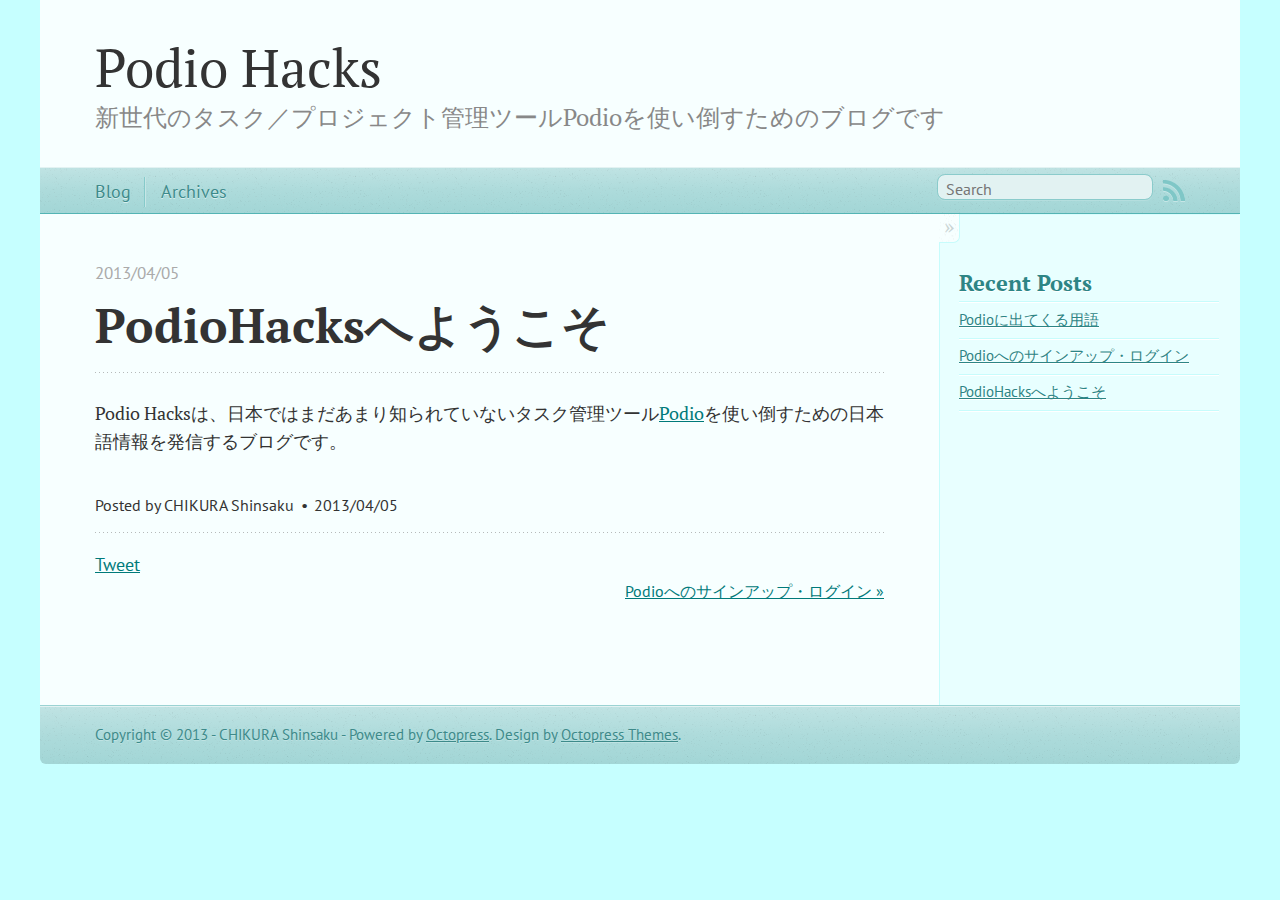
<file: blog/2013/04/hello-podiohacks/index.html>
<!DOCTYPE html>
<!--[if IEMobile 7 ]><html class="no-js iem7"><![endif]-->
<!--[if lt IE 9]><html class="no-js lte-ie8"><![endif]-->
<!--[if (gt IE 8)|(gt IEMobile 7)|!(IEMobile)|!(IE)]><!--><html class="no-js" lang="en"><!--<![endif]-->
<head>
  <meta charset="utf-8">
  <title>PodioHacksへようこそ - Podio Hacks</title>
  <meta name="author" content="CHIKURA Shinsaku">

  
  <meta name="description" content="Podio Hacksは、日本ではまだあまり知られていないタスク管理ツールPodioを使い倒すための日本語情報を発信するブログです。
">
  

  <!-- http://t.co/dKP3o1e -->
  <meta name="HandheldFriendly" content="True">
  <meta name="MobileOptimized" content="320">
  <meta name="viewport" content="width=device-width, initial-scale=1">

  
  <link rel="canonical" href="http://PodioHacks.github.com/blog/2013/04/hello-podiohacks/">
  <link href="/favicon.png" rel="icon">
  <link href="/stylesheets/screen.css" media="screen, projection" rel="stylesheet" type="text/css">
  <script src="/javascripts/modernizr-2.0.js"></script>
  <script src="/javascripts/ender.js"></script>
  <script src="/javascripts/octopress.js" type="text/javascript"></script>
  <link href="/atom.xml" rel="alternate" title="Podio Hacks" type="application/atom+xml">
  <!--Fonts from Google"s Web font directory at http://google.com/webfonts -->
<link href="http://fonts.googleapis.com/css?family=PT+Serif:regular,italic,bold,bolditalic" rel="stylesheet" type="text/css">
<link href="http://fonts.googleapis.com/css?family=PT+Sans:regular,italic,bold,bolditalic" rel="stylesheet" type="text/css">

  
  <script type="text/javascript">
    var _gaq = _gaq || [];
    _gaq.push(['_setAccount', 'UA-39924714-1']);
    _gaq.push(['_trackPageview']);

    (function() {
      var ga = document.createElement('script'); ga.type = 'text/javascript'; ga.async = true;
      ga.src = ('https:' == document.location.protocol ? 'https://ssl' : 'http://www') + '.google-analytics.com/ga.js';
      var s = document.getElementsByTagName('script')[0]; s.parentNode.insertBefore(ga, s);
    })();
  </script>


</head>

<body   >
  <header role="banner"><hgroup>
  <h1><a href="/">Podio Hacks</a></h1>
  
    <h2>新世代のタスク／プロジェクト管理ツールPodioを使い倒すためのブログです</h2>
  
</hgroup>

</header>
  <nav role="navigation"><ul class="subscription" data-subscription="rss">
  <li><a href="/atom.xml" rel="subscribe-rss" title="subscribe via RSS">RSS</a></li>
  
</ul>
  
<form action="http://google.com/search" method="get">
  <fieldset role="search">
    <input type="hidden" name="q" value="site:PodioHacks.github.com" />
    <input class="search" type="text" name="q" results="0" placeholder="Search"/>
  </fieldset>
</form>
  
<ul class="main-navigation">
  <li><a href="/">Blog</a></li>
  <li><a href="/archives">Archives</a></li>
</ul>

</nav>
  <div id="main">
    <div id="content">
      <div>
<article class="hentry" role="article">
  
  <header>
    
      <h1 class="entry-title">PodioHacksへようこそ</h1>
    
    
      <p class="meta">
        








  


<time datetime="2013-04-05T00:46:00+09:00" pubdate data-updated="true">2013/04/05</time>
        
      </p>
    
  </header>


<div class="entry-content"><p>Podio Hacksは、日本ではまだあまり知られていないタスク管理ツール<a href="http://podio.com">Podio</a>を使い倒すための日本語情報を発信するブログです。</p>
</div>


  <footer>
    <p class="meta">
      
  

<span class="byline author vcard">Posted by <span class="fn">CHIKURA Shinsaku</span></span>

      








  


<time datetime="2013-04-05T00:46:00+09:00" pubdate data-updated="true">2013/04/05</time>
      


    </p>
    
      <div class="sharing">
  
  <a href="http://twitter.com/share" class="twitter-share-button" data-url="http://PodioHacks.github.com/blog/2013/04/hello-podiohacks/" data-via="PodioHacks" data-counturl="http://PodioHacks.github.com/blog/2013/04/hello-podiohacks/" >Tweet</a>
  
  
  
    <div class="fb-like" data-send="true" data-width="450" data-show-faces="false"></div>
  
</div>

    
    <p class="meta">
      
      
        <a class="basic-alignment right" href="/blog/2013/04/getting-started/" title="Next Post: Podioへのサインアップ・ログイン">Podioへのサインアップ・ログイン &raquo;</a>
      
    </p>
  </footer>
</article>

</div>

<aside class="sidebar">
  
    <section>
  <h1>Recent Posts</h1>
  <ul id="recent_posts">
    
      <li class="post">
        <a href="/blog/2013/04/glossary/">Podioに出てくる用語</a>
      </li>
    
      <li class="post">
        <a href="/blog/2013/04/getting-started/">Podioへのサインアップ・ログイン</a>
      </li>
    
      <li class="post">
        <a href="/blog/2013/04/hello-podiohacks/">PodioHacksへようこそ</a>
      </li>
    
  </ul>
</section>


  
</aside>


    </div>
  </div>
  <footer role="contentinfo"><p>
  Copyright &copy; 2013 - CHIKURA Shinsaku -
  <span class="credit">Powered by <a href="http://octopress.org">Octopress</a>. Design by <a href="http://octopressthemes.com">Octopress Themes</a>.</span>
</p>

</footer>
  



<div id="fb-root"></div>
<script>(function(d, s, id) {
  var js, fjs = d.getElementsByTagName(s)[0];
  if (d.getElementById(id)) {return;}
  js = d.createElement(s); js.id = id;
  js.src = "//connect.facebook.net/ja_JP/all.js#appId=505561592838247&xfbml=1";
  fjs.parentNode.insertBefore(js, fjs);
}(document, 'script', 'facebook-jssdk'));</script>





  <script type="text/javascript">
    (function(){
      var twitterWidgets = document.createElement('script');
      twitterWidgets.type = 'text/javascript';
      twitterWidgets.async = true;
      twitterWidgets.src = 'http://platform.twitter.com/widgets.js';
      document.getElementsByTagName('head')[0].appendChild(twitterWidgets);
    })();
  </script>





</body>
</html>
</file>
<file: stylesheets/screen.css>
html,body,div,span,applet,object,iframe,h1,h2,h3,h4,h5,h6,p,blockquote,pre,a,abbr,acronym,address,big,cite,code,del,dfn,em,img,ins,kbd,q,s,samp,small,strike,strong,sub,sup,tt,var,b,u,i,center,dl,dt,dd,ol,ul,li,fieldset,form,label,legend,table,caption,tbody,tfoot,thead,tr,th,td,article,aside,canvas,details,embed,figure,figcaption,footer,header,hgroup,menu,nav,output,ruby,section,summary,time,mark,audio,video{margin:0;padding:0;border:0;font:inherit;font-size:100%;vertical-align:baseline}html{line-height:1}ol,ul{list-style:none}table{border-collapse:collapse;border-spacing:0}caption,th,td{text-align:left;font-weight:normal;vertical-align:middle}q,blockquote{quotes:none}q:before,q:after,blockquote:before,blockquote:after{content:"";content:none}a img{border:none}article,aside,details,figcaption,figure,footer,header,hgroup,menu,nav,section,summary{display:block}article,aside,details,figcaption,figure,footer,header,hgroup,menu,nav,section,summary{display:block}a{color:#007a7a}a:visited{color:#206}a:focus{color:#00adad}a:hover{color:#00adad}a:active{color:#006061}aside.sidebar a{color:#007a7a}aside.sidebar a:focus{color:#00adad}aside.sidebar a:hover{color:#00adad}aside.sidebar a:active{color:#006061}a{-webkit-transition:color 0.3s;-moz-transition:color 0.3s;-o-transition:color 0.3s;transition:color 0.3s}html{background:#c6ffff}body>div{background:#e8ffff;border-bottom:1px solid #9bd3d3}body>div>div{background:#f7ffff;border-right:1px solid #c7fcfc}.heading,body>header h1,h1,h2,h3,h4,h5,h6{font-family:"PT Serif","Georgia","Helvetica Neue",Arial,sans-serif}.sans,body>header h2,article header p.meta,article>footer,#content .blog-index footer,html .gist .gist-file .gist-meta,#blog-archives a.category,#blog-archives time,aside.sidebar section,body>footer{font-family:"PT Sans","Helvetica Neue",Arial,sans-serif}.serif,body,#content .blog-index a[rel=full-article]{font-family:"PT Serif",Georgia,Times,"Times New Roman",serif}.mono,pre,code,tt,p code,li code{font-family:Menlo,Monaco,"Andale Mono","lucida console","Courier New",monospace}body>header h1{font-size:2.2em;font-family:"PT Serif","Georgia","Helvetica Neue",Arial,sans-serif;font-weight:normal;line-height:1.2em;margin-bottom:0.6667em}body>header h2{font-family:"PT Serif","Georgia","Helvetica Neue",Arial,sans-serif}body{line-height:1.5em;color:#333}h1{font-size:2.2em;line-height:1.2em}@media only screen and (min-width: 992px){body{font-size:1.15em}h1{font-size:2.6em;line-height:1.2em}}h1,h2,h3,h4,h5,h6{text-rendering:optimizelegibility;margin-bottom:1em;font-weight:bold}h2,section h1{font-size:1.5em}h3,section h2,section section h1{font-size:1.3em}h4,section h3,section section h2,section section section h1{font-size:1em}h5,section h4,section section h3{font-size:.9em}h6,section h5,section section h4,section section section h3{font-size:.8em}p,blockquote,ul,ol{margin-bottom:1.5em}ul{list-style-type:disc}ul ul{list-style-type:circle;margin-bottom:0px}ul ul ul{list-style-type:square;margin-bottom:0px}ol{list-style-type:decimal}ol ol{list-style-type:lower-alpha;margin-bottom:0px}ol ol ol{list-style-type:lower-roman;margin-bottom:0px}ul,ul ul,ul ol,ol,ol ul,ol ol{margin-left:1.3em}strong{font-weight:bold}em{font-style:italic}sup,sub{font-size:0.8em;position:relative;display:inline-block}sup{top:-0.5em}sub{bottom:-0.5em}q{font-style:italic}q:before{content:"\201C"}q:after{content:"\201D"}em,dfn{font-style:italic}strong,dfn{font-weight:bold}del,s{text-decoration:line-through}abbr,acronym{border-bottom:1px dotted;cursor:help}sub,sup{line-height:0}hr{margin-bottom:0.2em}small{font-size:.8em}big{font-size:1.2em}blockquote{font-style:italic;position:relative;font-size:1.2em;line-height:1.5em;padding-left:1em;border-left:4px solid rgba(170,170,170,0.5)}blockquote cite{font-style:italic}blockquote cite a{color:#aaa !important;word-wrap:break-word}blockquote cite:before{content:'\2014';padding-right:.3em;padding-left:.3em;color:#aaa}@media only screen and (min-width: 992px){blockquote{padding-left:1.5em;border-left-width:4px}}.pullquote-right:before,.pullquote-left:before{padding:0;border:none;content:attr(data-pullquote);float:right;width:45%;margin:.5em 0 1em 1.5em;position:relative;top:7px;font-size:1.4em;line-height:1.45em}.pullquote-left:before{float:left;margin:.5em 1.5em 1em 0}.force-wrap,article a,aside.sidebar a{white-space:-moz-pre-wrap;white-space:-pre-wrap;white-space:-o-pre-wrap;white-space:pre-wrap;word-wrap:break-word}.group,body>header,body>nav,body>footer,body #content>article,body #content>div>article,body #content>div>section,body div.pagination,aside.sidebar,#main,#content,.sidebar{*zoom:1}.group:after,body>header:after,body>nav:after,body>footer:after,body #content>article:after,body #content>div>article:after,body #content>div>section:after,body div.pagination:after,aside.sidebar:after,#main:after,#content:after,.sidebar:after{content:"";display:table;clear:both}body{-webkit-text-size-adjust:none;max-width:1200px;position:relative;margin:0 auto}body>header,body>nav,body>footer,body #content>article,body #content>div>article,body #content>div>section{padding-left:18px;padding-right:18px}@media only screen and (min-width: 480px){body>header,body>nav,body>footer,body #content>article,body #content>div>article,body #content>div>section{padding-left:25px;padding-right:25px}}@media only screen and (min-width: 768px){body>header,body>nav,body>footer,body #content>article,body #content>div>article,body #content>div>section{padding-left:35px;padding-right:35px}}@media only screen and (min-width: 992px){body>header,body>nav,body>footer,body #content>article,body #content>div>article,body #content>div>section{padding-left:55px;padding-right:55px}}body div.pagination{margin-left:18px;margin-right:18px}@media only screen and (min-width: 480px){body div.pagination{margin-left:25px;margin-right:25px}}@media only screen and (min-width: 768px){body div.pagination{margin-left:35px;margin-right:35px}}@media only screen and (min-width: 992px){body div.pagination{margin-left:55px;margin-right:55px}}body>header{font-size:1em;padding-top:1.5em;padding-bottom:1.5em}#content{overflow:hidden}#content>div,#content>article{width:100%}aside.sidebar{float:none;padding:0 18px 1px;background-color:#f2ffff;border-top:1px solid #c7fcfc}.flex-content,article img,article video,article .flash-video,aside.sidebar img{max-width:100%;height:auto}.basic-alignment.left,article img.left,article video.left,article .left.flash-video,aside.sidebar img.left{float:left;margin-right:1.5em}.basic-alignment.right,article img.right,article video.right,article .right.flash-video,aside.sidebar img.right{float:right;margin-left:1.5em}.basic-alignment.center,article img.center,article video.center,article .center.flash-video,aside.sidebar img.center{display:block;margin:0 auto 1.5em}.basic-alignment.left,article img.left,article video.left,article .left.flash-video,aside.sidebar img.left,.basic-alignment.right,article img.right,article video.right,article .right.flash-video,aside.sidebar img.right{margin-bottom:.8em}.toggle-sidebar,.no-sidebar .toggle-sidebar{display:none}@media only screen and (min-width: 750px){body.sidebar-footer aside.sidebar{float:none;width:auto;clear:left;margin:0;padding:0 35px 1px;background-color:#f2ffff;border-top:1px solid #dafdfd}body.sidebar-footer aside.sidebar section.odd,body.sidebar-footer aside.sidebar section.even{float:left;width:48%}body.sidebar-footer aside.sidebar section.odd{margin-left:0}body.sidebar-footer aside.sidebar section.even{margin-left:4%}body.sidebar-footer aside.sidebar.thirds section{width:30%;margin-left:5%}body.sidebar-footer aside.sidebar.thirds section.first{margin-left:0;clear:both}}body.sidebar-footer #content{margin-right:0px}body.sidebar-footer .toggle-sidebar{display:none}@media only screen and (min-width: 550px){body>header{font-size:1em}}@media only screen and (min-width: 750px){aside.sidebar{float:none;width:auto;clear:left;margin:0;padding:0 35px 1px;background-color:#f2ffff;border-top:1px solid #dafdfd}aside.sidebar section.odd,aside.sidebar section.even{float:left;width:48%}aside.sidebar section.odd{margin-left:0}aside.sidebar section.even{margin-left:4%}aside.sidebar.thirds section{width:30%;margin-left:5%}aside.sidebar.thirds section.first{margin-left:0;clear:both}}@media only screen and (min-width: 768px){body{-webkit-text-size-adjust:auto}body>header{font-size:1.2em}#main{padding:0;margin:0 auto}#content{overflow:visible;margin-right:240px;position:relative}.no-sidebar #content{margin-right:0;border-right:0}.collapse-sidebar #content{margin-right:20px}#content>div,#content>article{padding-top:17.5px;padding-bottom:17.5px;float:left}aside.sidebar{width:210px;padding:0 15px 15px;background:none;clear:none;float:left;margin:0 -100% 0 0}aside.sidebar section{width:auto;margin-left:0}aside.sidebar section.odd,aside.sidebar section.even{float:none;width:auto;margin-left:0}.collapse-sidebar aside.sidebar{float:none;width:auto;clear:left;margin:0;padding:0 35px 1px;background-color:#f2ffff;border-top:1px solid #dafdfd}.collapse-sidebar aside.sidebar section.odd,.collapse-sidebar aside.sidebar section.even{float:left;width:48%}.collapse-sidebar aside.sidebar section.odd{margin-left:0}.collapse-sidebar aside.sidebar section.even{margin-left:4%}.collapse-sidebar aside.sidebar.thirds section{width:30%;margin-left:5%}.collapse-sidebar aside.sidebar.thirds section.first{margin-left:0;clear:both}}@media only screen and (min-width: 992px){body>header{font-size:1.3em}#content{margin-right:300px}#content>div,#content>article{padding-top:27.5px;padding-bottom:27.5px}aside.sidebar{width:260px;padding:1.2em 20px 20px}.collapse-sidebar aside.sidebar{padding-left:55px;padding-right:55px}}@media only screen and (min-width: 768px){ul,ol{margin-left:0}}body>header{background:#f7ffff}body>header h1{display:inline-block;margin:0}body>header h1 a,body>header h1 a:visited,body>header h1 a:hover{color:#333;text-decoration:none}body>header h2{margin:.2em 0 0;font-size:1em;color:#888;font-weight:normal}body>nav{position:relative;background-color:#addbdb;background:url('/images/noise.png?1365162598'),-webkit-gradient(linear, 50% 0%, 50% 100%, color-stop(0%, #bfe3e3), color-stop(50%, #addbdb), color-stop(100%, #a2d6d6));background:url('/images/noise.png?1365162598'),-webkit-linear-gradient(#bfe3e3,#addbdb,#a2d6d6);background:url('/images/noise.png?1365162598'),-moz-linear-gradient(#bfe3e3,#addbdb,#a2d6d6);background:url('/images/noise.png?1365162598'),-o-linear-gradient(#bfe3e3,#addbdb,#a2d6d6);background:url('/images/noise.png?1365162598'),linear-gradient(#bfe3e3,#addbdb,#a2d6d6);border-top:1px solid #e2f2f2;border-bottom:1px solid #54b4b4;padding-top:.35em;padding-bottom:.35em}body>nav form{-webkit-background-clip:padding;-moz-background-clip:padding;background-clip:padding-box;margin:0;padding:0}body>nav form .search{padding:.3em .5em 0;font-size:.85em;font-family:"PT Sans","Helvetica Neue",Arial,sans-serif;line-height:1.1em;width:95%;-webkit-border-radius:0.5em;-moz-border-radius:0.5em;-ms-border-radius:0.5em;-o-border-radius:0.5em;border-radius:0.5em;-webkit-background-clip:padding;-moz-background-clip:padding;background-clip:padding-box;-webkit-box-shadow:#b4dede 0 1px;-moz-box-shadow:#b4dede 0 1px;box-shadow:#b4dede 0 1px;background-color:#e2f2f2;border:1px solid #8acbcb;color:#888}body>nav form .search:focus{color:#444;border-color:#80b1df;-webkit-box-shadow:#80b1df 0 0 4px,#80b1df 0 0 3px inset;-moz-box-shadow:#80b1df 0 0 4px,#80b1df 0 0 3px inset;box-shadow:#80b1df 0 0 4px,#80b1df 0 0 3px inset;background-color:#fff;outline:none}body>nav fieldset[role=search]{float:right;width:48%}body>nav fieldset.mobile-nav{float:left;width:48%}body>nav fieldset.mobile-nav select{width:100%;font-size:.8em;border:1px solid #888}body>nav ul{display:none}@media only screen and (min-width: 550px){body>nav{font-size:.9em}body>nav ul{margin:0;padding:0;border:0;overflow:hidden;*zoom:1;float:left;display:block;padding-top:.15em}body>nav ul li{list-style-image:none;list-style-type:none;margin-left:0;white-space:nowrap;display:inline;float:left;padding-left:0;padding-right:0}body>nav ul li:first-child,body>nav ul li.first{padding-left:0}body>nav ul li:last-child{padding-right:0}body>nav ul li.last{padding-right:0}body>nav ul.subscription{margin-left:.8em;float:right}body>nav ul.subscription li:last-child a{padding-right:0}body>nav ul li{margin:0}body>nav a{color:#3d8a8a;font-family:"PT Sans","Helvetica Neue",Arial,sans-serif;text-shadow:#d8eeee 0 1px;float:left;text-decoration:none;font-size:1.1em;padding:.1em 0;line-height:1.5em}body>nav a:visited{color:#3d8a8a}body>nav a:hover{color:#163131}body>nav li+li{border-left:1px solid #86caca;margin-left:.8em}body>nav li+li a{padding-left:.8em;border-left:1px solid #c6e6e6}body>nav form{float:right;text-align:left;padding-left:.8em;width:175px}body>nav form .search{width:93%;font-size:.95em;line-height:1.2em}body>nav ul[data-subscription$=email]+form{width:97px}body>nav ul[data-subscription$=email]+form .search{width:91%}body>nav fieldset.mobile-nav{display:none}body>nav fieldset[role=search]{width:99%}}@media only screen and (min-width: 992px){body>nav form{width:215px}body>nav ul[data-subscription$=email]+form{width:147px}}.no-placeholder body>nav .search{background:#e2f2f2 url('/images/search.png?1365162598') 0.3em 0.25em no-repeat;text-indent:1.3em}@media only screen and (min-width: 550px){.maskImage body>nav ul[data-subscription$=email]+form{width:123px}}@media only screen and (min-width: 992px){.maskImage body>nav ul[data-subscription$=email]+form{width:173px}}.maskImage ul.subscription{position:relative;top:.2em}.maskImage ul.subscription li,.maskImage ul.subscription a{border:0;padding:0}.maskImage a[rel=subscribe-rss]{position:relative;top:0px;text-indent:-999999em;background-color:#c6e6e6;border:0;padding:0}.maskImage a[rel=subscribe-rss],.maskImage a[rel=subscribe-rss]:after{-webkit-mask-image:url('/images/rss.png?1365162598');-moz-mask-image:url('/images/rss.png?1365162598');-ms-mask-image:url('/images/rss.png?1365162598');-o-mask-image:url('/images/rss.png?1365162598');mask-image:url('/images/rss.png?1365162598');-webkit-mask-repeat:no-repeat;-moz-mask-repeat:no-repeat;-ms-mask-repeat:no-repeat;-o-mask-repeat:no-repeat;mask-repeat:no-repeat;width:22px;height:22px}.maskImage a[rel=subscribe-rss]:after{content:"";position:absolute;top:-1px;left:0;background-color:#7fc7c7}.maskImage a[rel=subscribe-rss]:hover:after{background-color:#6dbfbf}.maskImage a[rel=subscribe-email]{position:relative;top:0px;text-indent:-999999em;background-color:#c6e6e6;border:0;padding:0}.maskImage a[rel=subscribe-email],.maskImage a[rel=subscribe-email]:after{-webkit-mask-image:url('/images/email.png?1365162598');-moz-mask-image:url('/images/email.png?1365162598');-ms-mask-image:url('/images/email.png?1365162598');-o-mask-image:url('/images/email.png?1365162598');mask-image:url('/images/email.png?1365162598');-webkit-mask-repeat:no-repeat;-moz-mask-repeat:no-repeat;-ms-mask-repeat:no-repeat;-o-mask-repeat:no-repeat;mask-repeat:no-repeat;width:28px;height:22px}.maskImage a[rel=subscribe-email]:after{content:"";position:absolute;top:-1px;left:0;background-color:#7fc7c7}.maskImage a[rel=subscribe-email]:hover:after{background-color:#6dbfbf}article{padding-top:1em}article header{position:relative;padding-top:2em;padding-bottom:1em;margin-bottom:1em;background:url('[data-uri]') bottom left repeat-x}article header h1{margin:0}article header h1 a{text-decoration:none}article header h1 a:hover{text-decoration:underline}article header p{font-size:.9em;color:#aaa;margin:0}article header p.meta{text-transform:uppercase;position:absolute;top:0}@media only screen and (min-width: 768px){article header{margin-bottom:1.5em;padding-bottom:1em;background:url('[data-uri]') bottom left repeat-x}}article h2{padding-top:0.8em;background:url('[data-uri]') top left repeat-x}.entry-content article h2:first-child,article header+h2{padding-top:0}article h2:first-child,article header+h2{background:none}article .feature{padding-top:.5em;margin-bottom:1em;padding-bottom:1em;background:url('[data-uri]') bottom left repeat-x;font-size:2.0em;font-style:italic;line-height:1.3em}article img,article video,article .flash-video{-webkit-border-radius:0.3em;-moz-border-radius:0.3em;-ms-border-radius:0.3em;-o-border-radius:0.3em;border-radius:0.3em;-webkit-box-shadow:rgba(0,0,0,0.15) 0 1px 4px;-moz-box-shadow:rgba(0,0,0,0.15) 0 1px 4px;box-shadow:rgba(0,0,0,0.15) 0 1px 4px;-webkit-box-sizing:border-box;-moz-box-sizing:border-box;box-sizing:border-box;border:#fff 0.5em solid}article video,article .flash-video{margin:0 auto 1.5em}article video{display:block;width:100%}article .flash-video>div{position:relative;display:block;padding-bottom:56.25%;padding-top:1px;height:0;overflow:hidden}article .flash-video>div iframe,article .flash-video>div object,article .flash-video>div embed{position:absolute;top:0;left:0;width:100%;height:100%}article>footer{padding-bottom:2.5em;margin-top:2em}article>footer p.meta{margin-bottom:.8em;font-size:.85em;clear:both;overflow:hidden}.blog-index article+article{background:url('[data-uri]') top left repeat-x}#content .blog-index{padding-top:0;padding-bottom:0}#content .blog-index article{padding-top:2em}#content .blog-index article header{background:none;padding-bottom:0}#content .blog-index article h1{font-size:2.2em}#content .blog-index article h1 a{color:inherit}#content .blog-index article h1 a:hover{color:#00adad}#content .blog-index a[rel=full-article]{background:#deffff;display:inline-block;padding:.4em .8em;margin-right:.5em;text-decoration:none;color:#6e6e6e;-webkit-transition:background-color 0.5s;-moz-transition:background-color 0.5s;-o-transition:background-color 0.5s;transition:background-color 0.5s}#content .blog-index a[rel=full-article]:hover{background:#00adad;text-shadow:none;color:#f7ffff}#content .blog-index footer{margin-top:1em}.separator,article>footer .byline+time:before,article>footer time+time:before,article>footer .comments:before,article>footer .byline ~ .categories:before{content:"\2022 ";padding:0 .4em 0 .2em;display:inline-block}#content div.pagination{text-align:center;font-size:.95em;position:relative;background:url('[data-uri]') top left repeat-x;padding-top:1.5em;padding-bottom:1.5em}#content div.pagination a{text-decoration:none;color:#aaa}#content div.pagination a.prev{position:absolute;left:0}#content div.pagination a.next{position:absolute;right:0}#content div.pagination a:hover{color:#00adad}#content div.pagination a[href*=archive]:before,#content div.pagination a[href*=archive]:after{content:'\2014';padding:0 .3em}p.meta+.sharing{padding-top:1em;padding-left:0;background:url('[data-uri]') top left repeat-x}#fb-root{display:none}.highlight,html .gist .gist-file .gist-syntax .gist-highlight{border:1px solid #05232b !important}.highlight table td.code,html .gist .gist-file .gist-syntax .gist-highlight table td.code{width:100%}.highlight .line-numbers,html .gist .gist-file .gist-syntax .gist-highlight .line-numbers{text-align:right;font-size:13px;line-height:1.45em;background:#073642 url('/images/noise.png?1365162598') top left !important;border-right:1px solid #00232c !important;-webkit-box-shadow:#083e4b -1px 0 inset;-moz-box-shadow:#083e4b -1px 0 inset;box-shadow:#083e4b -1px 0 inset;text-shadow:#021014 0 -1px;padding:.8em !important;-webkit-border-radius:0;-moz-border-radius:0;-ms-border-radius:0;-o-border-radius:0;border-radius:0}.highlight .line-numbers span,html .gist .gist-file .gist-syntax .gist-highlight .line-numbers span{color:#586e75 !important}figure.code,.gist-file,pre{-webkit-box-shadow:rgba(0,0,0,0.06) 0 0 10px;-moz-box-shadow:rgba(0,0,0,0.06) 0 0 10px;box-shadow:rgba(0,0,0,0.06) 0 0 10px}figure.code .highlight pre,.gist-file .highlight pre,pre .highlight pre{-webkit-box-shadow:none;-moz-box-shadow:none;box-shadow:none}html .gist .gist-file{margin-bottom:1.8em;position:relative;border:none;padding-top:26px !important}html .gist .gist-file .gist-syntax{border-bottom:0 !important;background:none !important}html .gist .gist-file .gist-syntax .gist-highlight{background:#002b36 !important}html .gist .gist-file .gist-meta{padding:.6em 0.8em;border:1px solid #083e4b !important;color:#586e75;font-size:.7em !important;background:#073642 url('/images/noise.png?1365162598') top left;line-height:1.5em}html .gist .gist-file .gist-meta a{color:#75878b !important;text-decoration:none}html .gist .gist-file .gist-meta a:hover{text-decoration:underline}html .gist .gist-file .gist-meta a:hover{color:#93a1a1 !important}html .gist .gist-file .gist-meta a[href*='#file']{position:absolute;top:0;left:0;right:-10px;color:#474747 !important}html .gist .gist-file .gist-meta a[href*='#file']:hover{color:#007a7a !important}html .gist .gist-file .gist-meta a[href*=raw]{top:.4em}pre{background:#002b36 url('/images/noise.png?1365162598') top left;-webkit-border-radius:0.4em;-moz-border-radius:0.4em;-ms-border-radius:0.4em;-o-border-radius:0.4em;border-radius:0.4em;border:1px solid #05232b;line-height:1.45em;font-size:13px;margin-bottom:2.1em;padding:.8em 1em;color:#93a1a1;overflow:auto}h3.filename+pre{-moz-border-radius-topleft:0px;-webkit-border-top-left-radius:0px;border-top-left-radius:0px;-moz-border-radius-topright:0px;-webkit-border-top-right-radius:0px;border-top-right-radius:0px}p code,li code{display:inline-block;white-space:no-wrap;background:#fff;font-size:.8em;line-height:1.5em;color:#555;border:1px solid #ddd;-webkit-border-radius:0.4em;-moz-border-radius:0.4em;-ms-border-radius:0.4em;-o-border-radius:0.4em;border-radius:0.4em;padding:0 .3em;margin:-1px 0}p pre code,li pre code{font-size:1em !important;background:none;border:none}.pre-code,html .gist .gist-file .gist-syntax .gist-highlight pre,.highlight code{font-family:Menlo,Monaco,"Andale Mono","lucida console","Courier New",monospace !important;overflow:scroll;overflow-y:hidden;display:block;padding:.8em !important;overflow-x:auto;line-height:1.45em;background:#002b36 url('/images/noise.png?1365162598') top left !important;color:#93a1a1 !important}.pre-code *::-moz-selection,html .gist .gist-file .gist-syntax .gist-highlight pre *::-moz-selection,.highlight code *::-moz-selection{background:#386774;color:inherit;text-shadow:#002b36 0 1px}.pre-code *::-webkit-selection,html .gist .gist-file .gist-syntax .gist-highlight pre *::-webkit-selection,.highlight code *::-webkit-selection{background:#386774;color:inherit;text-shadow:#002b36 0 1px}.pre-code *::selection,html .gist .gist-file .gist-syntax .gist-highlight pre *::selection,.highlight code *::selection{background:#386774;color:inherit;text-shadow:#002b36 0 1px}.pre-code span,html .gist .gist-file .gist-syntax .gist-highlight pre span,.highlight code span{color:#93a1a1 !important}.pre-code span,html .gist .gist-file .gist-syntax .gist-highlight pre span,.highlight code span{font-style:normal !important;font-weight:normal !important}.pre-code .c,html .gist .gist-file .gist-syntax .gist-highlight pre .c,.highlight code .c{color:#586e75 !important;font-style:italic !important}.pre-code .cm,html .gist .gist-file .gist-syntax .gist-highlight pre .cm,.highlight code .cm{color:#586e75 !important;font-style:italic !important}.pre-code .cp,html .gist .gist-file .gist-syntax .gist-highlight pre .cp,.highlight code .cp{color:#586e75 !important;font-style:italic !important}.pre-code .c1,html .gist .gist-file .gist-syntax .gist-highlight pre .c1,.highlight code .c1{color:#586e75 !important;font-style:italic !important}.pre-code .cs,html .gist .gist-file .gist-syntax .gist-highlight pre .cs,.highlight code .cs{color:#586e75 !important;font-weight:bold !important;font-style:italic !important}.pre-code .err,html .gist .gist-file .gist-syntax .gist-highlight pre .err,.highlight code .err{color:#dc322f !important;background:none !important}.pre-code .k,html .gist .gist-file .gist-syntax .gist-highlight pre .k,.highlight code .k{color:#cb4b16 !important}.pre-code .o,html .gist .gist-file .gist-syntax .gist-highlight pre .o,.highlight code .o{color:#93a1a1 !important;font-weight:bold !important}.pre-code .p,html .gist .gist-file .gist-syntax .gist-highlight pre .p,.highlight code .p{color:#93a1a1 !important}.pre-code .ow,html .gist .gist-file .gist-syntax .gist-highlight pre .ow,.highlight code .ow{color:#2aa198 !important;font-weight:bold !important}.pre-code .gd,html .gist .gist-file .gist-syntax .gist-highlight pre .gd,.highlight code .gd{color:#93a1a1 !important;background-color:#372c34 !important;display:inline-block}.pre-code .gd .x,html .gist .gist-file .gist-syntax .gist-highlight pre .gd .x,.highlight code .gd .x{color:#93a1a1 !important;background-color:#4d2d33 !important;display:inline-block}.pre-code .ge,html .gist .gist-file .gist-syntax .gist-highlight pre .ge,.highlight code .ge{color:#93a1a1 !important;font-style:italic !important}.pre-code .gh,html .gist .gist-file .gist-syntax .gist-highlight pre .gh,.highlight code .gh{color:#586e75 !important}.pre-code .gi,html .gist .gist-file .gist-syntax .gist-highlight pre .gi,.highlight code .gi{color:#93a1a1 !important;background-color:#1a412b !important;display:inline-block}.pre-code .gi .x,html .gist .gist-file .gist-syntax .gist-highlight pre .gi .x,.highlight code .gi .x{color:#93a1a1 !important;background-color:#355720 !important;display:inline-block}.pre-code .gs,html .gist .gist-file .gist-syntax .gist-highlight pre .gs,.highlight code .gs{color:#93a1a1 !important;font-weight:bold !important}.pre-code .gu,html .gist .gist-file .gist-syntax .gist-highlight pre .gu,.highlight code .gu{color:#6c71c4 !important}.pre-code .kc,html .gist .gist-file .gist-syntax .gist-highlight pre .kc,.highlight code .kc{color:#859900 !important;font-weight:bold !important}.pre-code .kd,html .gist .gist-file .gist-syntax .gist-highlight pre .kd,.highlight code .kd{color:#268bd2 !important}.pre-code .kp,html .gist .gist-file .gist-syntax .gist-highlight pre .kp,.highlight code .kp{color:#cb4b16 !important;font-weight:bold !important}.pre-code .kr,html .gist .gist-file .gist-syntax .gist-highlight pre .kr,.highlight code .kr{color:#d33682 !important;font-weight:bold !important}.pre-code .kt,html .gist .gist-file .gist-syntax .gist-highlight pre .kt,.highlight code .kt{color:#2aa198 !important}.pre-code .n,html .gist .gist-file .gist-syntax .gist-highlight pre .n,.highlight code .n{color:#268bd2 !important}.pre-code .na,html .gist .gist-file .gist-syntax .gist-highlight pre .na,.highlight code .na{color:#268bd2 !important}.pre-code .nb,html .gist .gist-file .gist-syntax .gist-highlight pre .nb,.highlight code .nb{color:#859900 !important}.pre-code .nc,html .gist .gist-file .gist-syntax .gist-highlight pre .nc,.highlight code .nc{color:#d33682 !important}.pre-code .no,html .gist .gist-file .gist-syntax .gist-highlight pre .no,.highlight code .no{color:#b58900 !important}.pre-code .nl,html .gist .gist-file .gist-syntax .gist-highlight pre .nl,.highlight code .nl{color:#859900 !important}.pre-code .ne,html .gist .gist-file .gist-syntax .gist-highlight pre .ne,.highlight code .ne{color:#268bd2 !important;font-weight:bold !important}.pre-code .nf,html .gist .gist-file .gist-syntax .gist-highlight pre .nf,.highlight code .nf{color:#268bd2 !important;font-weight:bold !important}.pre-code .nn,html .gist .gist-file .gist-syntax .gist-highlight pre .nn,.highlight code .nn{color:#b58900 !important}.pre-code .nt,html .gist .gist-file .gist-syntax .gist-highlight pre .nt,.highlight code .nt{color:#268bd2 !important;font-weight:bold !important}.pre-code .nx,html .gist .gist-file .gist-syntax .gist-highlight pre .nx,.highlight code .nx{color:#b58900 !important}.pre-code .vg,html .gist .gist-file .gist-syntax .gist-highlight pre .vg,.highlight code .vg{color:#268bd2 !important}.pre-code .vi,html .gist .gist-file .gist-syntax .gist-highlight pre .vi,.highlight code .vi{color:#268bd2 !important}.pre-code .nv,html .gist .gist-file .gist-syntax .gist-highlight pre .nv,.highlight code .nv{color:#268bd2 !important}.pre-code .mf,html .gist .gist-file .gist-syntax .gist-highlight pre .mf,.highlight code .mf{color:#2aa198 !important}.pre-code .m,html .gist .gist-file .gist-syntax .gist-highlight pre .m,.highlight code .m{color:#2aa198 !important}.pre-code .mh,html .gist .gist-file .gist-syntax .gist-highlight pre .mh,.highlight code .mh{color:#2aa198 !important}.pre-code .mi,html .gist .gist-file .gist-syntax .gist-highlight pre .mi,.highlight code .mi{color:#2aa198 !important}.pre-code .s,html .gist .gist-file .gist-syntax .gist-highlight pre .s,.highlight code .s{color:#2aa198 !important}.pre-code .sd,html .gist .gist-file .gist-syntax .gist-highlight pre .sd,.highlight code .sd{color:#2aa198 !important}.pre-code .s2,html .gist .gist-file .gist-syntax .gist-highlight pre .s2,.highlight code .s2{color:#2aa198 !important}.pre-code .se,html .gist .gist-file .gist-syntax .gist-highlight pre .se,.highlight code .se{color:#dc322f !important}.pre-code .si,html .gist .gist-file .gist-syntax .gist-highlight pre .si,.highlight code .si{color:#268bd2 !important}.pre-code .sr,html .gist .gist-file .gist-syntax .gist-highlight pre .sr,.highlight code .sr{color:#2aa198 !important}.pre-code .s1,html .gist .gist-file .gist-syntax .gist-highlight pre .s1,.highlight code .s1{color:#2aa198 !important}.pre-code div .gd,html .gist .gist-file .gist-syntax .gist-highlight pre div .gd,.highlight code div .gd,.pre-code div .gd .x,html .gist .gist-file .gist-syntax .gist-highlight pre div .gd .x,.highlight code div .gd .x,.pre-code div .gi,html .gist .gist-file .gist-syntax .gist-highlight pre div .gi,.highlight code div .gi,.pre-code div .gi .x,html .gist .gist-file .gist-syntax .gist-highlight pre div .gi .x,.highlight code div .gi .x{display:inline-block;width:100%}.highlight,.gist-highlight{margin-bottom:1.8em;background:#002b36;overflow-y:hidden;overflow-x:auto}.highlight pre,.gist-highlight pre{background:none;-webkit-border-radius:none;-moz-border-radius:none;-ms-border-radius:none;-o-border-radius:none;border-radius:none;border:none;padding:0;margin-bottom:0}pre::-webkit-scrollbar,.highlight::-webkit-scrollbar,.gist-highlight::-webkit-scrollbar{height:.5em;background:rgba(255,255,255,0.15)}pre::-webkit-scrollbar-thumb:horizontal,.highlight::-webkit-scrollbar-thumb:horizontal,.gist-highlight::-webkit-scrollbar-thumb:horizontal{background:rgba(255,255,255,0.2);-webkit-border-radius:4px;border-radius:4px}.highlight code{background:#000}figure.code{background:none;padding:0;border:0;margin-bottom:1.5em}figure.code pre{margin-bottom:0}figure.code figcaption{position:relative}figure.code .highlight{margin-bottom:0}.code-title,html .gist .gist-file .gist-meta a[href*='#file'],h3.filename,figure.code figcaption{text-align:center;font-size:13px;line-height:2em;text-shadow:#cbcccc 0 1px 0;color:#474747;font-weight:normal;margin-bottom:0;-moz-border-radius-topleft:5px;-webkit-border-top-left-radius:5px;border-top-left-radius:5px;-moz-border-radius-topright:5px;-webkit-border-top-right-radius:5px;border-top-right-radius:5px;font-family:"Helvetica Neue", Arial, "Lucida Grande", "Lucida Sans Unicode", Lucida, sans-serif;background:#aaa url('/images/code_bg.png?1365162598') top repeat-x;border:1px solid #565656;border-top-color:#cbcbcb;border-left-color:#a5a5a5;border-right-color:#a5a5a5;border-bottom:0}.download-source,html .gist .gist-file .gist-meta a[href*=raw],figure.code figcaption a{position:absolute;right:.8em;text-decoration:none;color:#666 !important;z-index:1;font-size:13px;text-shadow:#cbcccc 0 1px 0;padding-left:3em}.download-source:hover,html .gist .gist-file .gist-meta a[href*=raw]:hover,figure.code figcaption a:hover{text-decoration:underline}#archive #content>div,#archive #content>div>article{padding-top:0}#blog-archives{color:#aaa}#blog-archives article{padding:1em 0 1em;position:relative;background:url('[data-uri]') bottom left repeat-x}#blog-archives article:last-child{background:none}#blog-archives article footer{padding:0;margin:0}#blog-archives h1{color:#333;margin-bottom:.3em}#blog-archives h2{display:none}#blog-archives h1{font-size:1.5em}#blog-archives h1 a{text-decoration:none;color:inherit;font-weight:normal;display:inline-block}#blog-archives h1 a:hover{text-decoration:underline}#blog-archives h1 a:hover{color:#00adad}#blog-archives a.category,#blog-archives time{color:#aaa}#blog-archives .entry-content{display:none}#blog-archives time{font-size:.9em;line-height:1.2em}#blog-archives time .month,#blog-archives time .day{display:inline-block}#blog-archives time .month{text-transform:uppercase}#blog-archives p{margin-bottom:1em}#blog-archives a,#blog-archives .entry-content a{color:inherit}#blog-archives a:hover,#blog-archives .entry-content a:hover{color:#00adad}#blog-archives a:hover{color:#00adad}@media only screen and (min-width: 550px){#blog-archives article{margin-left:5em}#blog-archives h2{margin-bottom:.3em;font-weight:normal;display:inline-block;position:relative;top:-1px;float:left}#blog-archives h2:first-child{padding-top:.75em}#blog-archives time{position:absolute;text-align:right;left:0em;top:1.8em}#blog-archives .year{display:none}#blog-archives article{padding-left:4.5em;padding-bottom:.7em}#blog-archives a.category{line-height:1.1em}}#content>.category article{margin-left:0;padding-left:6.8em}#content>.category .year{display:inline}.side-shadow-border,aside.sidebar section h1,aside.sidebar li{-webkit-box-shadow:#fff 0 1px;-moz-box-shadow:#fff 0 1px;box-shadow:#fff 0 1px}aside.sidebar{overflow:hidden;color:#2d8585;text-shadow:#fff 0 1px}aside.sidebar section{font-size:.8em;line-height:1.4em;margin-bottom:1.5em}aside.sidebar section h1{margin:1.5em 0 0;padding-bottom:.2em;border-bottom:1px solid #c7fcfc}aside.sidebar section h1+p{padding-top:.4em}aside.sidebar img{-webkit-border-radius:0.3em;-moz-border-radius:0.3em;-ms-border-radius:0.3em;-o-border-radius:0.3em;border-radius:0.3em;-webkit-box-shadow:rgba(0,0,0,0.15) 0 1px 4px;-moz-box-shadow:rgba(0,0,0,0.15) 0 1px 4px;box-shadow:rgba(0,0,0,0.15) 0 1px 4px;-webkit-box-sizing:border-box;-moz-box-sizing:border-box;box-sizing:border-box;border:#fff 0.3em solid}aside.sidebar ul{margin-bottom:0.5em;margin-left:0}aside.sidebar li{list-style:none;padding:.5em 0;margin:0;border-bottom:1px solid #c7fcfc}aside.sidebar li p:last-child{margin-bottom:0}aside.sidebar a{color:inherit;-webkit-transition:color 0.5s;-moz-transition:color 0.5s;-o-transition:color 0.5s;transition:color 0.5s}aside.sidebar:hover a{color:#007a7a}aside.sidebar:hover a:hover{color:#00adad}.aside-alt-link,#tweets a[href*='twitter.com/search'],#pinboard_linkroll .pin-tag{color:#52c5c5}.aside-alt-link:hover,#tweets a[href*='twitter.com/search']:hover,#pinboard_linkroll .pin-tag:hover{color:#00adad}@media only screen and (min-width: 768px){.toggle-sidebar{outline:none;position:absolute;right:-10px;top:0;bottom:0;display:inline-block;text-decoration:none;color:#c9d4d4;width:9px;cursor:pointer}.toggle-sidebar:hover{background:#d7fdfd;background:-webkit-gradient(linear, 0% 50%, 100% 50%, color-stop(0%, rgba(199,252,252,0.5)), color-stop(100%, rgba(199,252,252,0)));background:-webkit-linear-gradient(left, rgba(199,252,252,0.5),rgba(199,252,252,0));background:-moz-linear-gradient(left, rgba(199,252,252,0.5),rgba(199,252,252,0));background:-o-linear-gradient(left, rgba(199,252,252,0.5),rgba(199,252,252,0));background:linear-gradient(left, rgba(199,252,252,0.5),rgba(199,252,252,0))}.toggle-sidebar:after{position:absolute;right:-11px;top:0;width:20px;font-size:1.2em;line-height:1.1em;padding-bottom:.15em;-moz-border-radius-bottomright:0.3em;-webkit-border-bottom-right-radius:0.3em;border-bottom-right-radius:0.3em;text-align:center;background:#f7ffff url('/images/noise.png?1365162598') top left;border-bottom:1px solid #c7fcfc;border-right:1px solid #c7fcfc;content:"\00BB";text-indent:-1px}.collapse-sidebar .toggle-sidebar{text-indent:0px;right:-20px;width:19px}.collapse-sidebar .toggle-sidebar:hover{background:#d7fdfd}.collapse-sidebar .toggle-sidebar:after{border-left:1px solid #c7fcfc;text-shadow:#fff 0 1px;content:"\00AB";left:0px;right:0;text-align:center;text-indent:0;border:0;border-right-width:0;background:none}}#tweets .loading{background:url('[data-uri]') no-repeat center 0.5em;color:#8cffff;text-shadow:#f7ffff 0 1px;text-align:center;padding:2.5em 0 .5em}#tweets .loading.error{background:url('[data-uri]') no-repeat center 0.5em}#tweets p{position:relative;padding-right:1em}#tweets a[href*=status]:first-child{color:#8cd9d9;float:right;padding:0 0 .1em 1em;position:relative;right:-1.3em;text-shadow:#fff 0 1px;font-size:.7em;text-decoration:none}#tweets a[href*=status]:first-child span{font-size:1.5em}#tweets a[href*=status]:first-child:hover{color:#00adad;text-decoration:none}#tweets a[href*='twitter.com/search']{text-decoration:none}#tweets a[href*='twitter.com/search']:hover{text-decoration:underline}.googleplus h1{-moz-box-shadow:none !important;-webkit-box-shadow:none !important;-o-box-shadow:none !important;box-shadow:none !important;border-bottom:0px none !important}.googleplus a{text-decoration:none;white-space:normal !important;line-height:32px}.googleplus a img{float:left;margin-right:0.5em;border:0 none}.googleplus-hidden{position:absolute;top:-1000em;left:-1000em}#pinboard_linkroll .pin-title,#pinboard_linkroll .pin-description{display:block;margin-bottom:.5em}#pinboard_linkroll .pin-tag{text-decoration:none}#pinboard_linkroll .pin-tag:hover{text-decoration:underline}#pinboard_linkroll .pin-tag:after{content:','}#pinboard_linkroll .pin-tag:last-child:after{content:''}.delicious-posts a.delicious-link{margin-bottom:.5em;display:block}.delicious-posts p{font-size:1em}body>footer{font-size:.8em;color:#3d8a8a;text-shadow:#bfe3e3 0 1px;background-color:#addbdb;background:url('/images/noise.png?1365162598'),-webkit-gradient(linear, 50% 0%, 50% 100%, color-stop(0%, #bfe3e3), color-stop(50%, #addbdb), color-stop(100%, #a2d6d6));background:url('/images/noise.png?1365162598'),-webkit-linear-gradient(#bfe3e3,#addbdb,#a2d6d6);background:url('/images/noise.png?1365162598'),-moz-linear-gradient(#bfe3e3,#addbdb,#a2d6d6);background:url('/images/noise.png?1365162598'),-o-linear-gradient(#bfe3e3,#addbdb,#a2d6d6);background:url('/images/noise.png?1365162598'),linear-gradient(#bfe3e3,#addbdb,#a2d6d6);border-top:1px solid #e2f2f2;position:relative;padding-top:1em;padding-bottom:1em;margin-bottom:3em;-moz-border-radius-bottomleft:0.4em;-webkit-border-bottom-left-radius:0.4em;border-bottom-left-radius:0.4em;-moz-border-radius-bottomright:0.4em;-webkit-border-bottom-right-radius:0.4em;border-bottom-right-radius:0.4em;z-index:1}body>footer a{color:#3d8a8a}body>footer a:visited{color:#3d8a8a}body>footer a:hover{color:#163131}body>footer p:last-child{margin-bottom:0}
</file>
